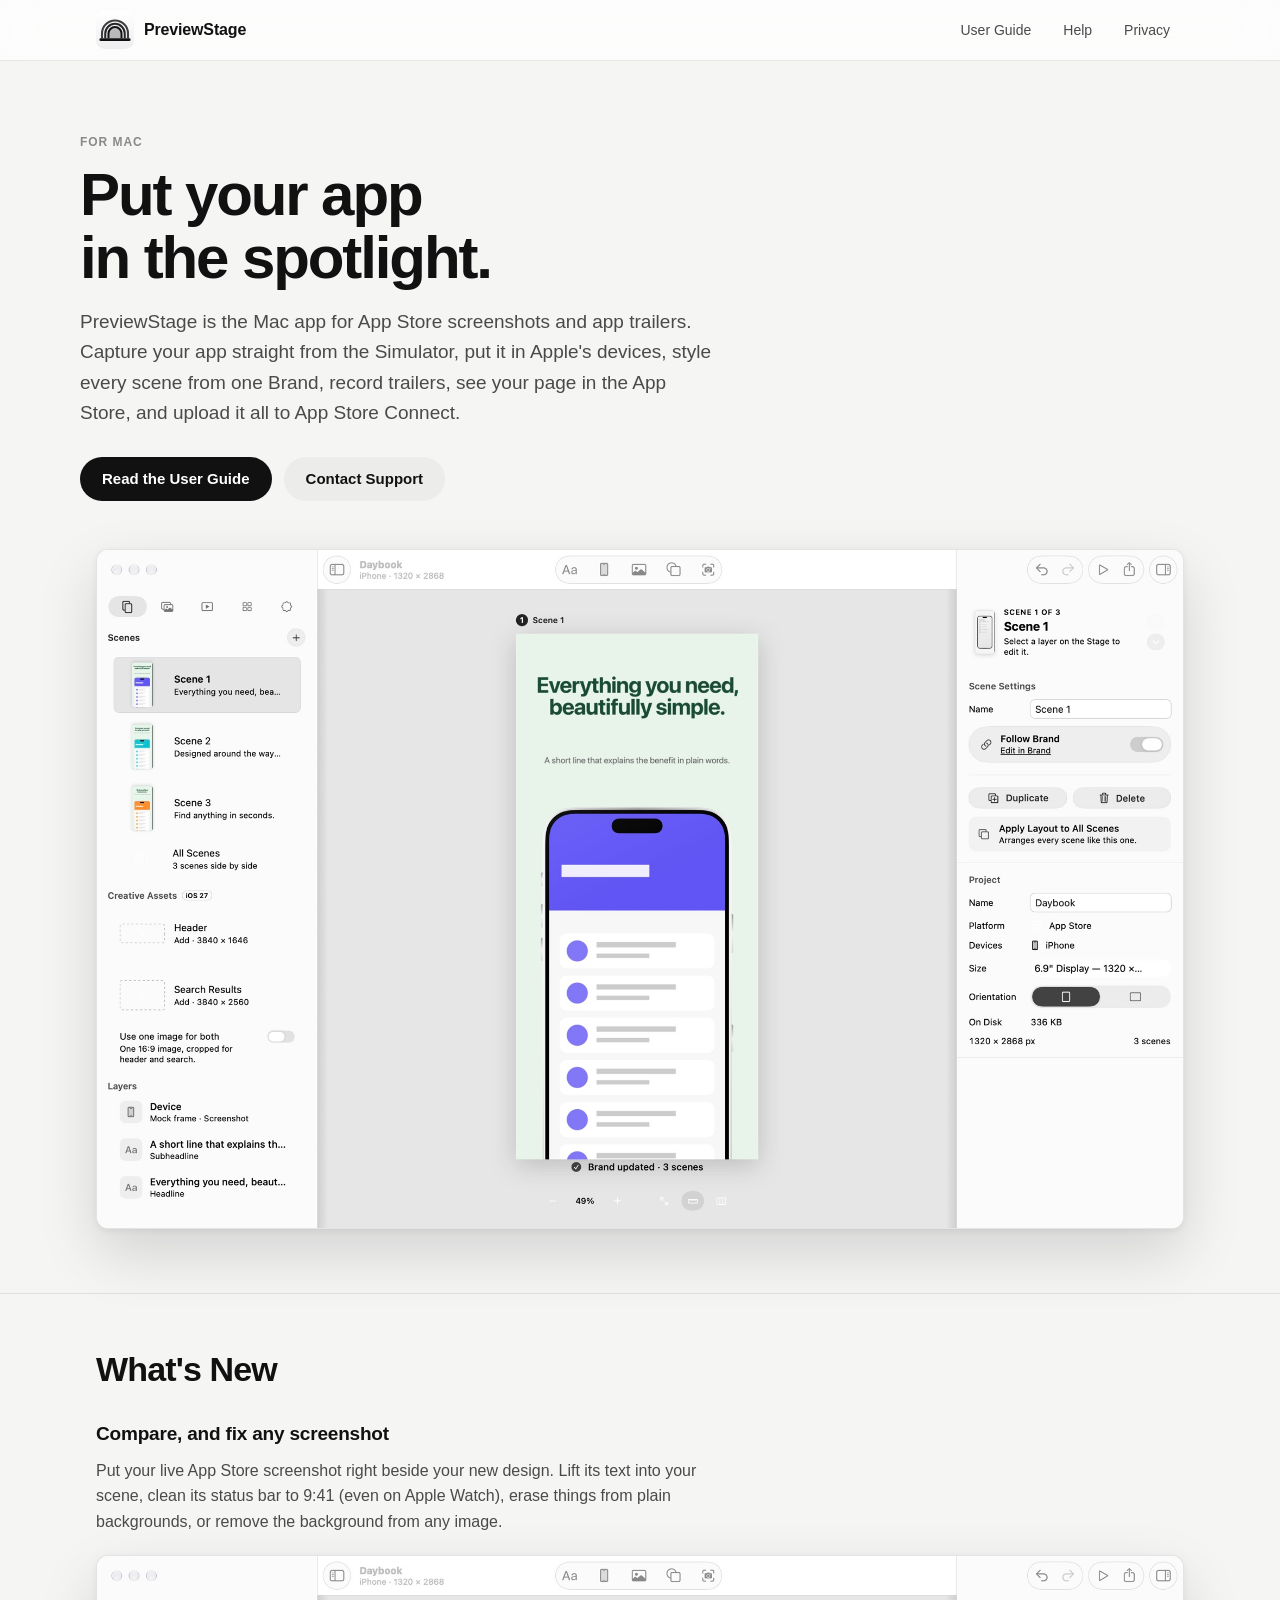
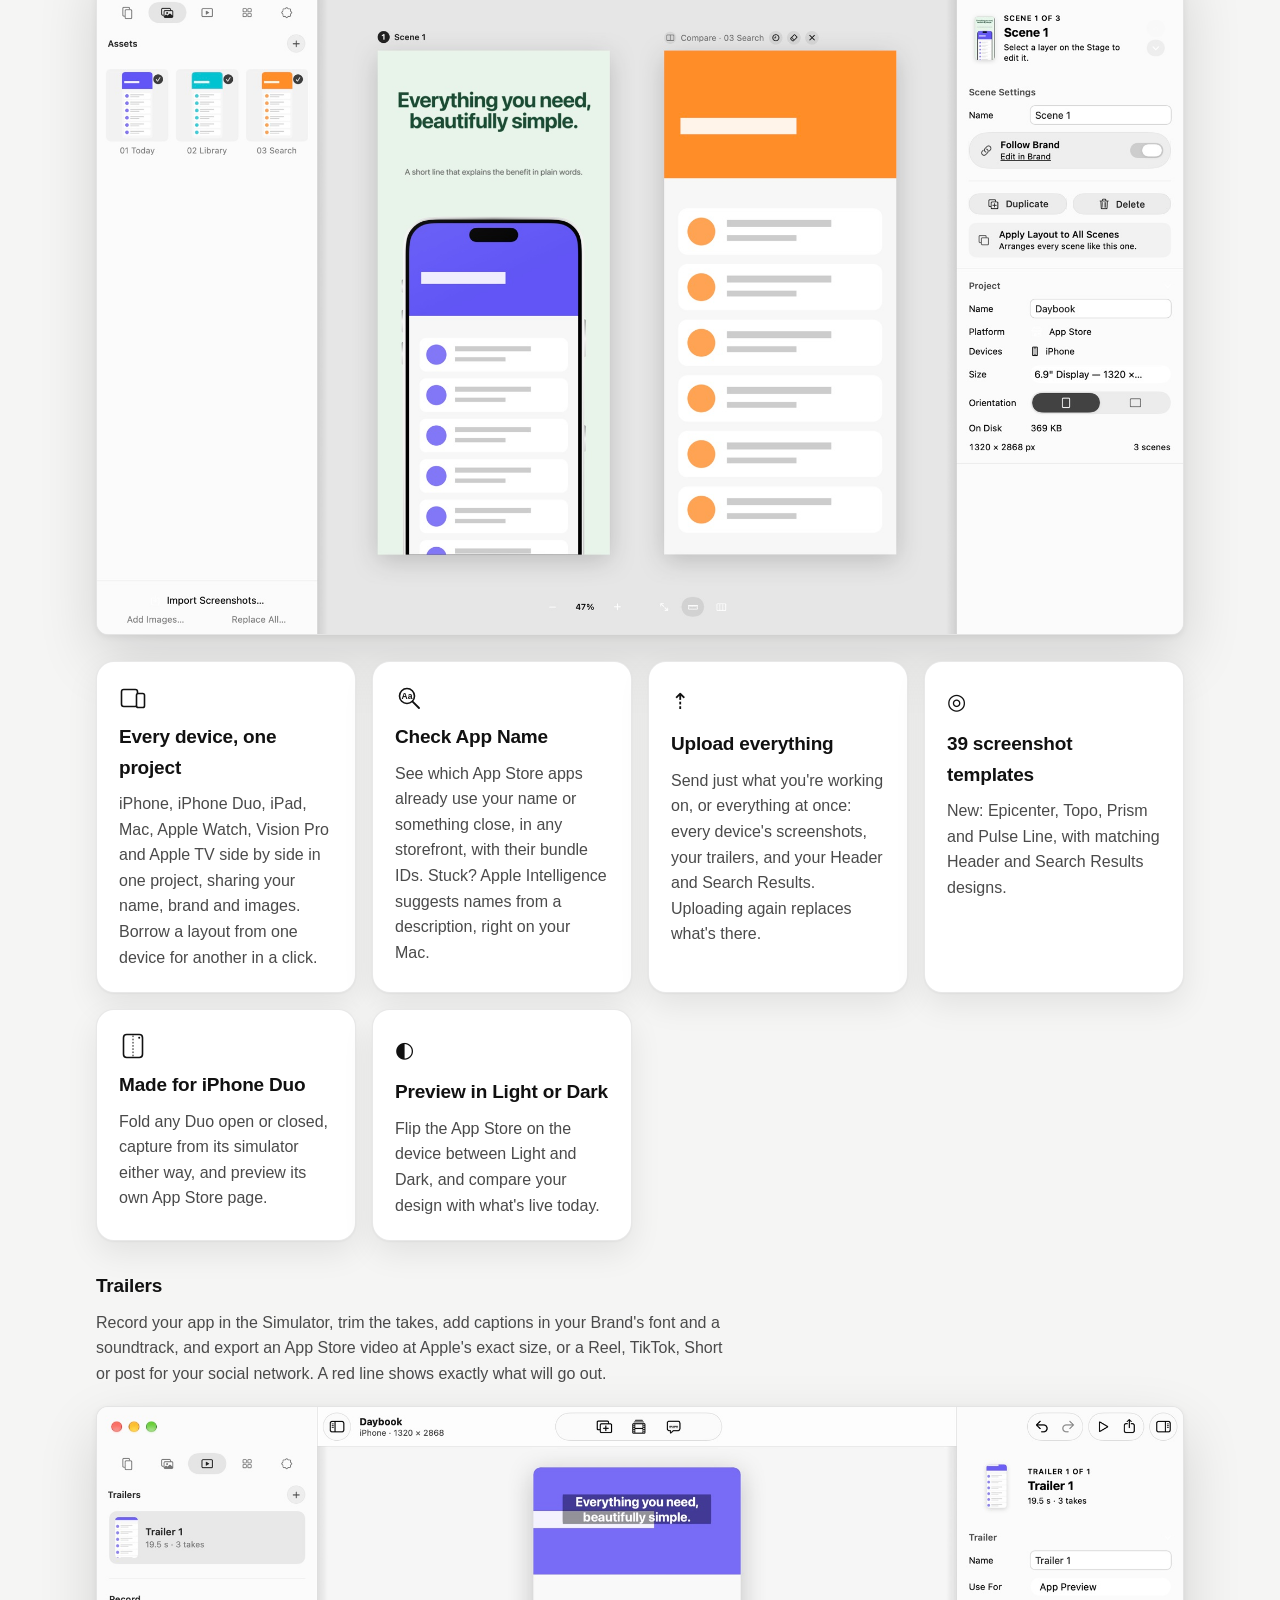
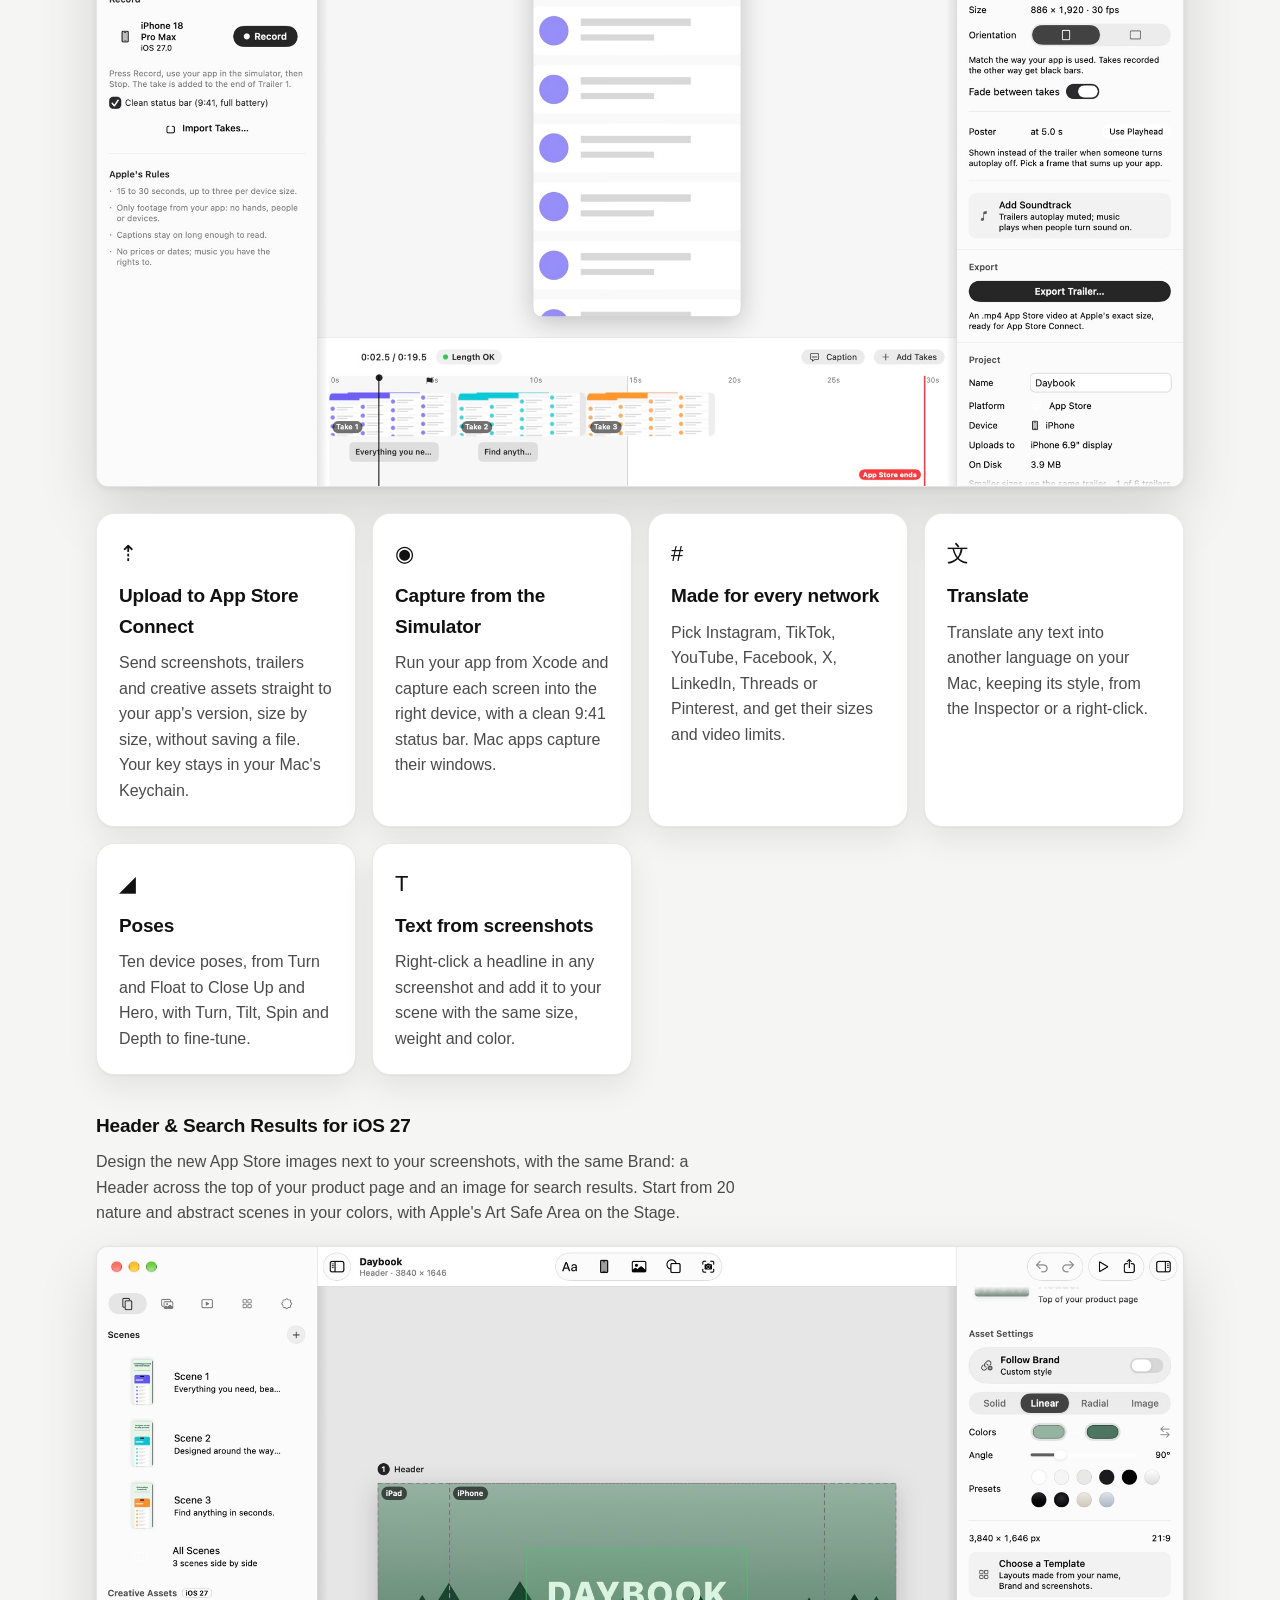
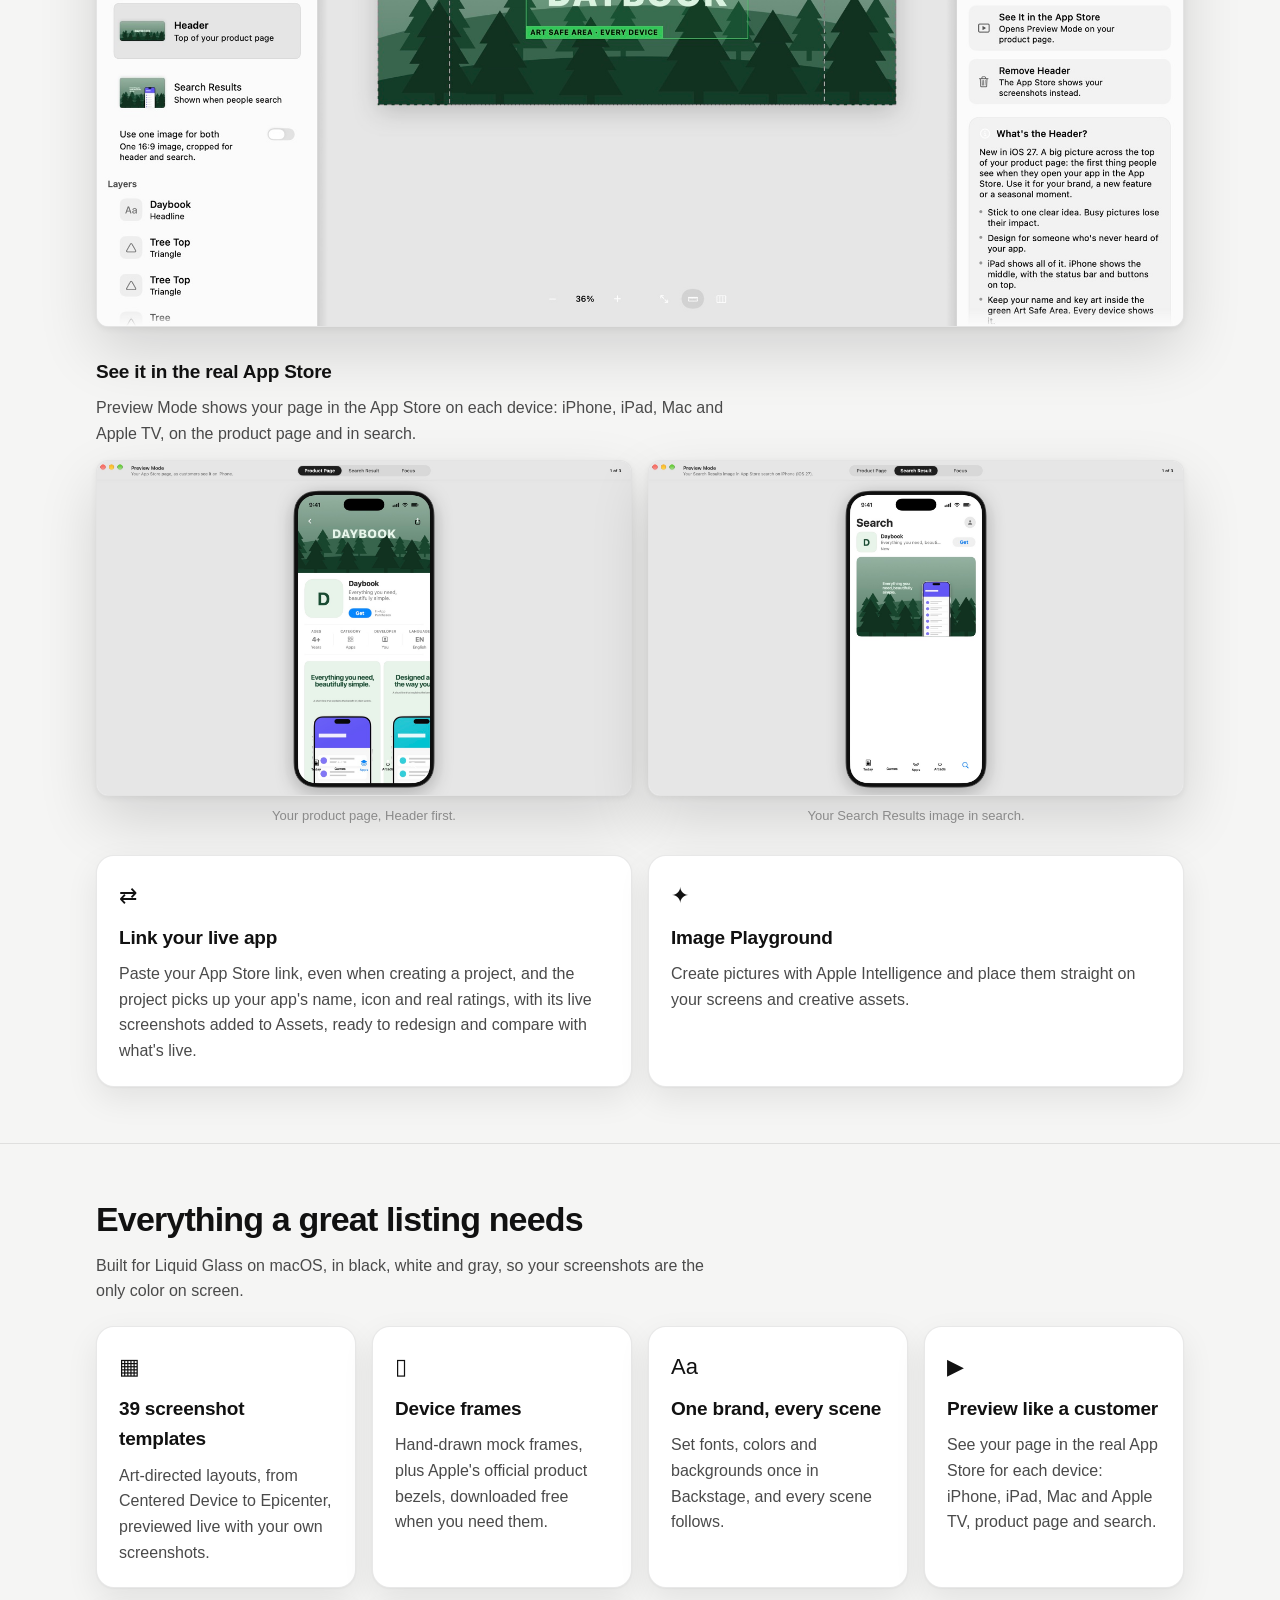
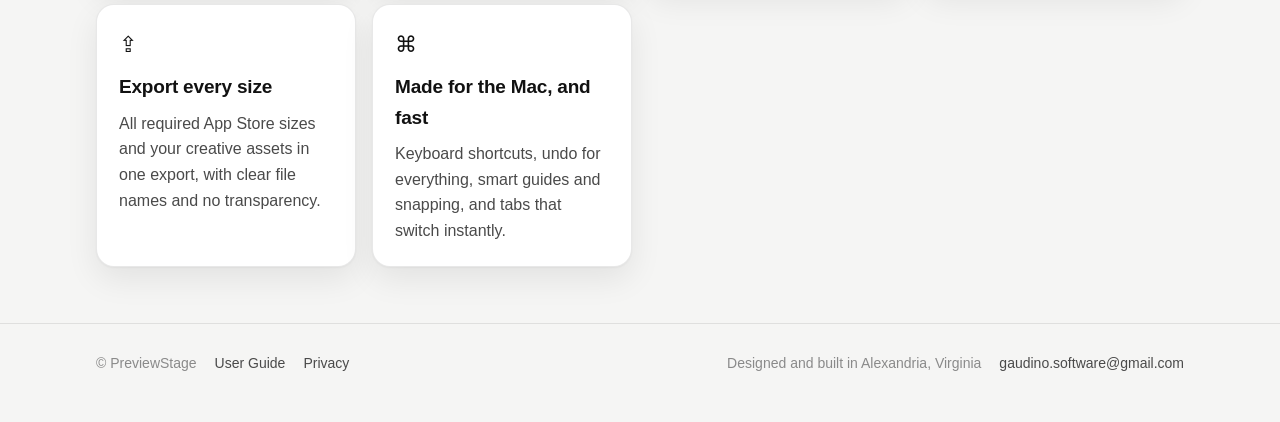
<file: index.html>
<!DOCTYPE html>
<html lang="en">
<head>
<meta charset="utf-8">
<meta name="viewport" content="width=device-width, initial-scale=1">
<title>PreviewStage · Put your app in the spotlight.</title>
<meta name="description" content="PreviewStage is the Mac app for App Store screenshots and app trailers: capture from the Simulator, Apple device frames, one Brand for every scene, an App Store preview, social media formats, and upload straight to App Store Connect.">
<link rel="icon" type="image/png" sizes="32x32" href="favicon-32.png?v=7">
<link rel="icon" type="image/png" sizes="192x192" href="favicon-192.png?v=7">
<link rel="shortcut icon" href="favicon.ico?v=7">
<link rel="apple-touch-icon" sizes="180x180" href="apple-touch-icon.png?v=7">
<link rel="stylesheet" href="style.css?v=10">
</head>
<body>
<header class="topbar">
  <div class="inner">
    <a class="brand" href="./"><img class="mark" src="icon.svg?v=6" alt="">PreviewStage</a>
    <nav>
      <a href="support.html">User Guide</a>
      <a href="support.html#faq">Help</a>
      <a href="privacy.html">Privacy</a>
    </nav>
  </div>
</header>

<main>
  <div class="wrap hero">
    <p class="eyebrow">For Mac</p>
    <h1>Put your app<br>in the spotlight.</h1>
    <p class="lede">PreviewStage is the Mac app for App Store screenshots and app trailers. Capture your app straight from the Simulator, put it in Apple's devices, style every scene from one Brand, record trailers, see your page in the App Store, and upload it all to App Store Connect.</p>
    <div class="actions">
      <a class="button" href="support.html">Read the User Guide</a>
      <a class="button secondary" href="mailto:gaudino.software@gmail.com">Contact Support</a>
    </div>
  </div>

  <div class="wrap">
    <figure class="figure hero-shot">
      <img width="2000" height="1250" class="shot window" src="images/editor.jpg?v=7" alt="The PreviewStage editor: Backstage, Stage and Inspector">
    </figure>
  </div>

  <section class="block">
    <div class="wrap">
      <h2>What's New</h2>

      <h3>Compare, and fix any screenshot</h3>
      <p style="max-width:640px">Put your live App Store screenshot right beside your new design. Lift its text into your scene, clean its status bar to 9:41 (even on Apple Watch), erase things from plain backgrounds, or remove the background from any image.</p>
      <figure class="figure"><img width="2000" height="1250" class="shot window" src="images/compare.jpg?v=7" alt="Compare in PreviewStage" loading="lazy"></figure>

      <div class="grid" style="margin-top:8px">
        <div class="card"><div class="icon"><svg viewBox="0 0 28 28" aria-hidden="true"><rect x="2.5" y="5.5" width="16" height="17" rx="2.2" fill="none" stroke="currentColor" stroke-width="1.6"/><rect x="17.5" y="9.5" width="8" height="14" rx="1.8" style="fill:var(--surface)" stroke="currentColor" stroke-width="1.6"/></svg></div><h3>Every device, one project</h3><p>iPhone, iPhone Duo, iPad, Mac, Apple Watch, Vision Pro and Apple TV side by side in one project, sharing your name, brand and images. Borrow a layout from one device for another in a click.</p></div>
        <div class="card"><div class="icon"><svg viewBox="0 0 28 28" aria-hidden="true"><circle cx="12" cy="12" r="7.5" fill="none" stroke="currentColor" stroke-width="1.6"/><line x1="17.6" y1="17.6" x2="24" y2="24" stroke="currentColor" stroke-width="1.9" stroke-linecap="round"/><text x="12" y="15.2" text-anchor="middle" font-size="8.5" font-weight="700" fill="currentColor" font-family="-apple-system, sans-serif">Aa</text></svg></div><h3>Check App Name</h3><p>See which App Store apps already use your name or something close, in any storefront, with their bundle IDs. Stuck? Apple Intelligence suggests names from a description, right on your Mac.</p></div>
        <div class="card"><div class="icon">⇡</div><h3>Upload everything</h3><p>Send just what you're working on, or everything at once: every device's screenshots, your trailers, and your Header and Search Results. Uploading again replaces what's there.</p></div>
        <div class="card"><div class="icon">◎</div><h3>39 screenshot templates</h3><p>New: Epicenter, Topo, Prism and Pulse Line, with matching Header and Search Results designs.</p></div>
        <div class="card"><div class="icon"><svg viewBox="0 0 28 28" aria-hidden="true"><rect x="4.5" y="2.5" width="19" height="23" rx="3.2" fill="none" stroke="currentColor" stroke-width="1.6"/><line x1="14" y1="3.5" x2="14" y2="24.5" stroke="currentColor" stroke-width="1" stroke-dasharray="1.6 1.6"/><circle cx="20.2" cy="5.8" r="1" fill="currentColor"/></svg></div><h3>Made for iPhone Duo</h3><p>Fold any Duo open or closed, capture from its simulator either way, and preview its own App Store page.</p></div>
        <div class="card"><div class="icon">◐</div><h3>Preview in Light or Dark</h3><p>Flip the App Store on the device between Light and Dark, and compare your design with what's live today.</p></div>
      </div>


      <h3>Trailers</h3>
      <p style="max-width:640px">Record your app in the Simulator, trim the takes, add captions in your Brand's font and a soundtrack, and export an App Store video at Apple's exact size, or a Reel, TikTok, Short or post for your social network. A red line shows exactly what will go out.</p>
      <figure class="figure"><img width="2000" height="1250" class="shot window" src="images/trailers.jpg?v=7" alt="A trailer in PreviewStage, with its takes and captions on the timeline" loading="lazy"></figure>

      <div class="grid" style="margin-top:8px">
        <div class="card"><div class="icon">⇡</div><h3>Upload to App Store Connect</h3><p>Send screenshots, trailers and creative assets straight to your app's version, size by size, without saving a file. Your key stays in your Mac's Keychain.</p></div>
        <div class="card"><div class="icon">◉</div><h3>Capture from the Simulator</h3><p>Run your app from Xcode and capture each screen into the right device, with a clean 9:41 status bar. Mac apps capture their windows.</p></div>
        <div class="card"><div class="icon">#</div><h3>Made for every network</h3><p>Pick Instagram, TikTok, YouTube, Facebook, X, LinkedIn, Threads or Pinterest, and get their sizes and video limits.</p></div>
        <div class="card"><div class="icon">文</div><h3>Translate</h3><p>Translate any text into another language on your Mac, keeping its style, from the Inspector or a right-click.</p></div>
        <div class="card"><div class="icon">◢</div><h3>Poses</h3><p>Ten device poses, from Turn and Float to Close Up and Hero, with Turn, Tilt, Spin and Depth to fine-tune.</p></div>
        <div class="card"><div class="icon">T</div><h3>Text from screenshots</h3><p>Right-click a headline in any screenshot and add it to your scene with the same size, weight and color.</p></div>
      </div>

      <h3 style="margin-top:36px">Header &amp; Search Results for iOS 27</h3>
      <p style="max-width:640px">Design the new App Store images next to your screenshots, with the same Brand: a Header across the top of your product page and an image for search results. Start from 20 nature and abstract scenes in your colors, with Apple's Art Safe Area on the Stage.</p>
      <figure class="figure"><img width="2000" height="1250" class="shot window" src="images/creative-header.jpg?v=7" alt="A Header image open in PreviewStage" loading="lazy"></figure>

      <h3>See it in the real App Store</h3>
      <p style="max-width:640px">Preview Mode shows your page in the App Store on each device: iPhone, iPad, Mac and Apple TV, on the product page and in search.</p>
      <div class="grid" style="margin-top:8px">
        <figure class="figure" style="margin:0"><img width="2000" height="1250" class="shot window" src="images/preview.jpg?v=7" alt="Preview Mode: the product page on iPhone" loading="lazy"><figcaption>Your product page, Header first.</figcaption></figure>
        <figure class="figure" style="margin:0"><img width="2000" height="1250" class="shot window" src="images/preview-search.jpg?v=7" alt="Preview Mode: App Store search on iPhone" loading="lazy"><figcaption>Your Search Results image in search.</figcaption></figure>
      </div>

      <div class="grid" style="margin-top:28px">
        <div class="card"><div class="icon">⇄</div><h3>Link your live app</h3><p>Paste your App Store link, even when creating a project, and the project picks up your app's name, icon and real ratings, with its live screenshots added to Assets, ready to redesign and compare with what's live.</p></div>
        <div class="card"><div class="icon">✦</div><h3>Image Playground</h3><p>Create pictures with Apple Intelligence and place them straight on your screens and creative assets.</p></div>
      </div>
    </div>
  </section>

  <section class="block">
    <div class="wrap">
      <h2>Everything a great listing needs</h2>
      <p style="max-width:640px">Built for Liquid Glass on macOS, in black, white and gray, so your screenshots are the only color on screen.</p>
      <div class="grid" style="margin-top:22px">
        <div class="card"><div class="icon">▦</div><h3>39 screenshot templates</h3><p>Art-directed layouts, from Centered Device to Epicenter, previewed live with your own screenshots.</p></div>
        <div class="card"><div class="icon">▯</div><h3>Device frames</h3><p>Hand-drawn mock frames, plus Apple's official product bezels, downloaded free when you need them.</p></div>
        <div class="card"><div class="icon">Aa</div><h3>One brand, every scene</h3><p>Set fonts, colors and backgrounds once in Backstage, and every scene follows.</p></div>
        <div class="card"><div class="icon">▶</div><h3>Preview like a customer</h3><p>See your page in the real App Store for each device: iPhone, iPad, Mac and Apple TV, product page and search.</p></div>
        <div class="card"><div class="icon">⇪</div><h3>Export every size</h3><p>All required App Store sizes and your creative assets in one export, with clear file names and no transparency.</p></div>
        <div class="card"><div class="icon">⌘</div><h3>Made for the Mac, and fast</h3><p>Keyboard shortcuts, undo for everything, smart guides and snapping, and tabs that switch instantly.</p></div>
      </div>
    </div>
  </section>

</main>

<footer class="site">
  <div class="wrap">
    <span>© PreviewStage</span>
    <a href="support.html">User Guide</a>
    <a href="privacy.html">Privacy</a>
    <span class="made spacer">Designed and built in Alexandria, Virginia</span>
    <a href="mailto:gaudino.software@gmail.com">gaudino.software@gmail.com</a>
  </div>
</footer>
</body>
</html>
</file>
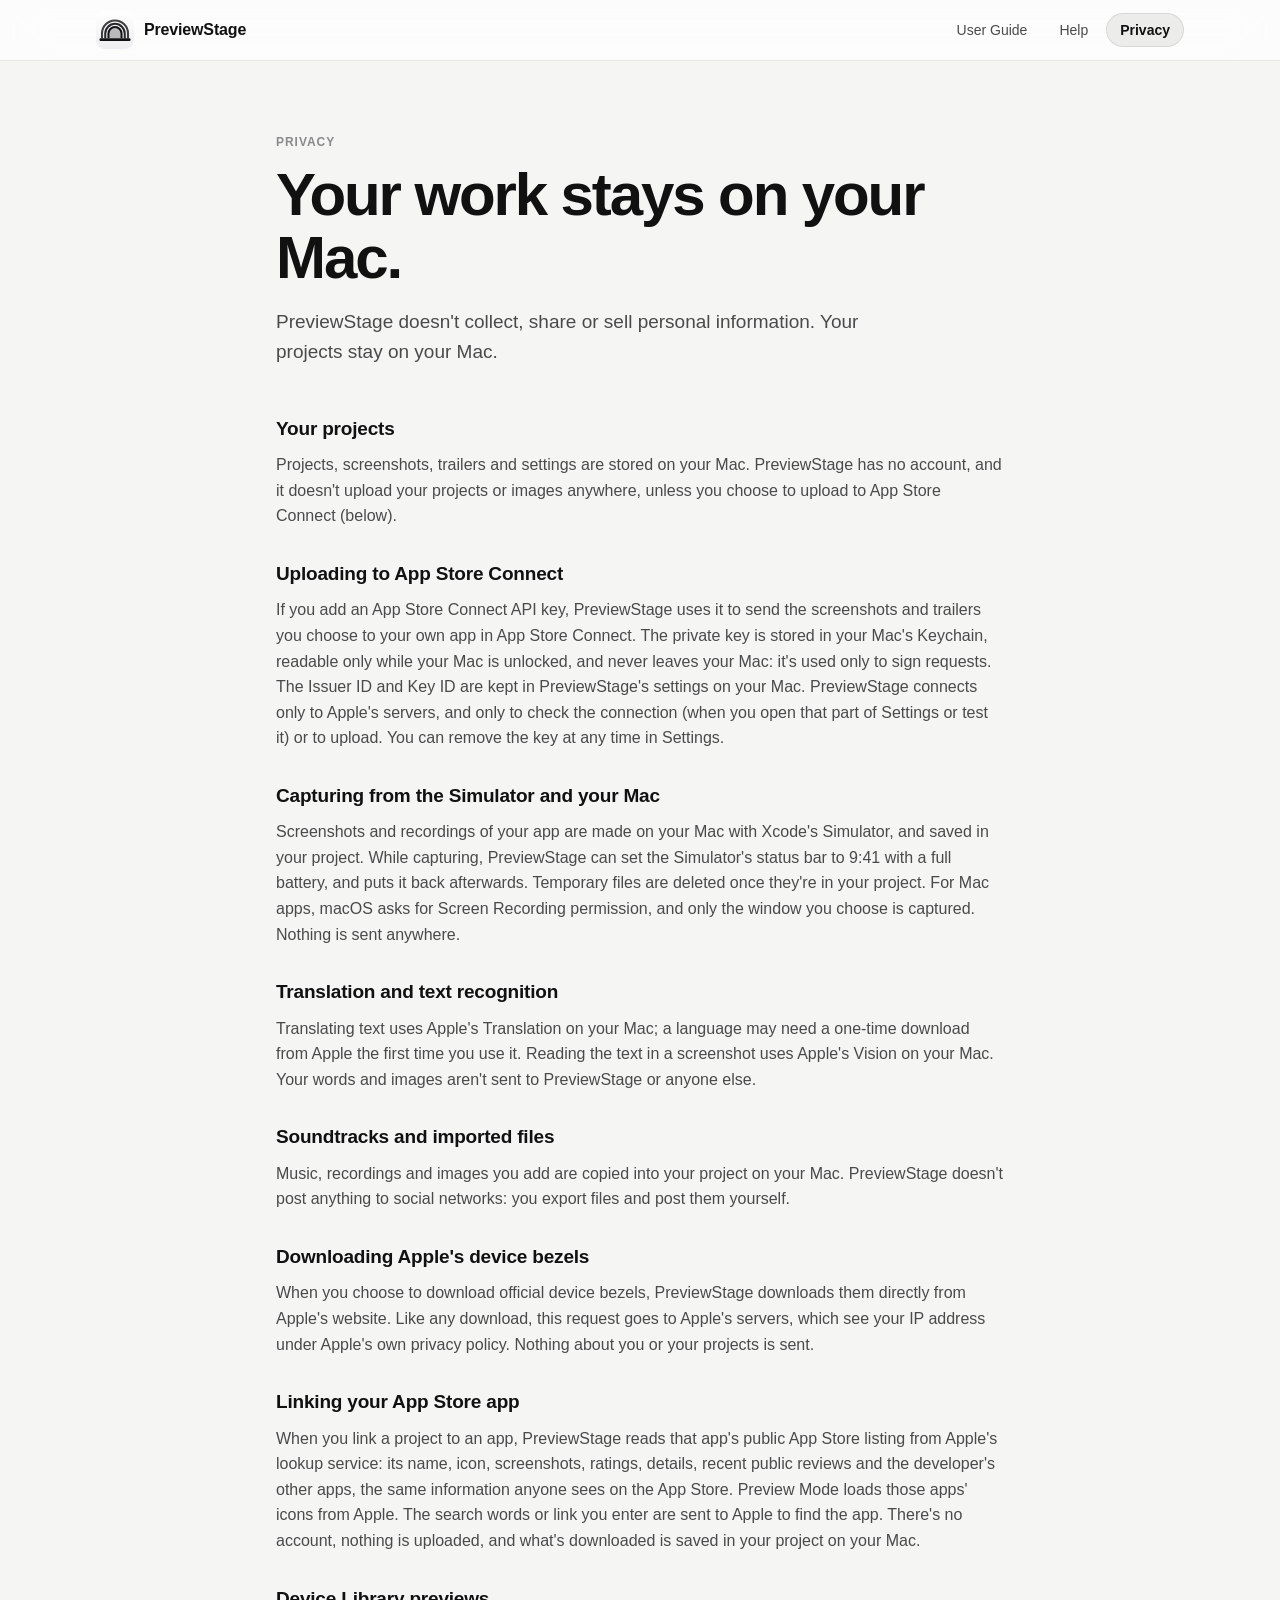
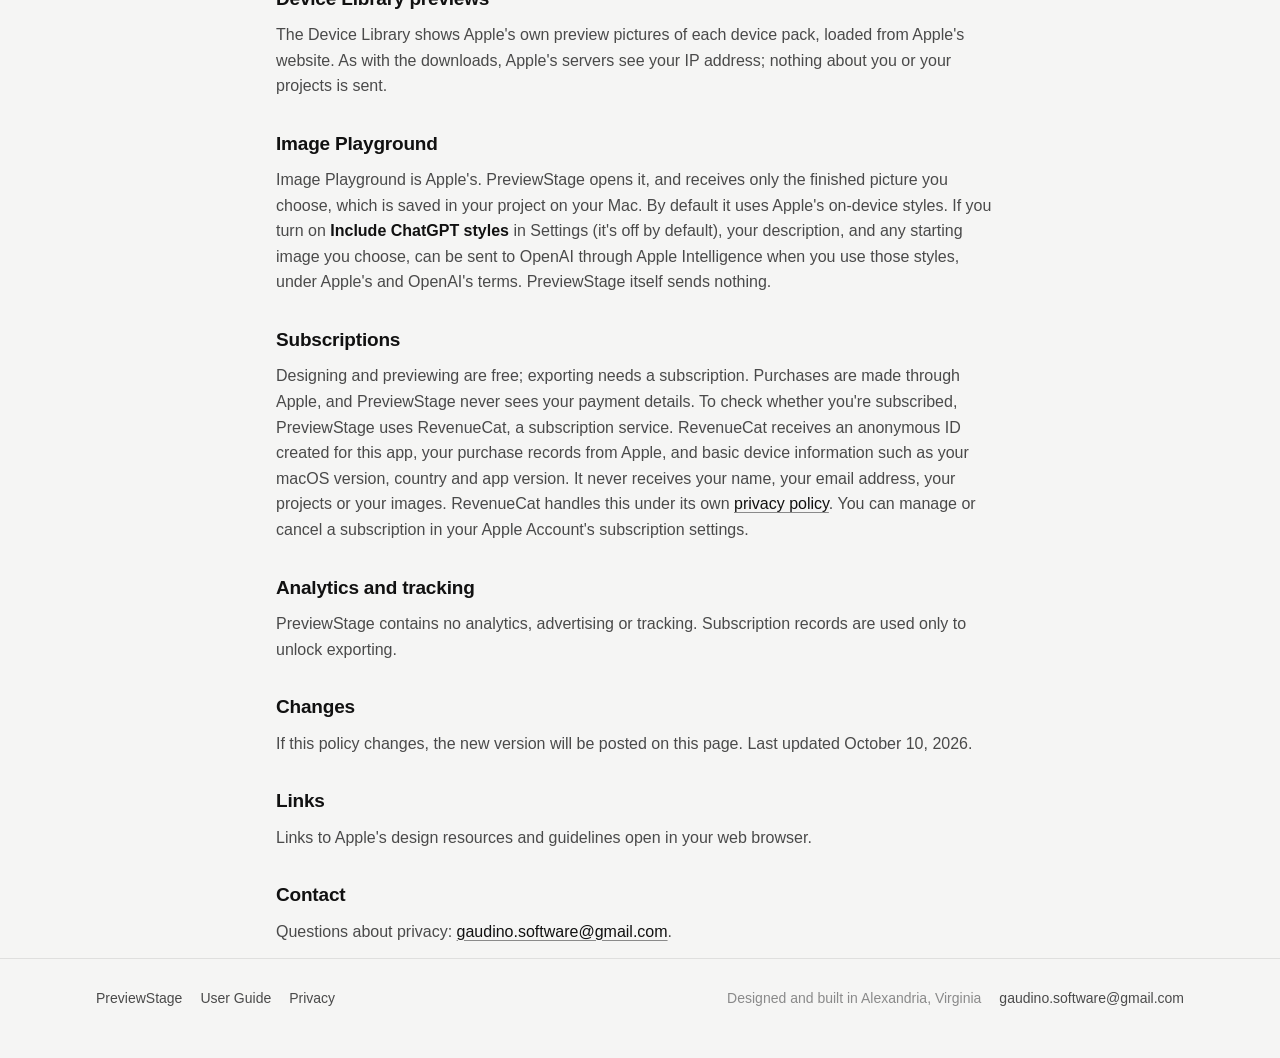
<file: privacy.html>
<!DOCTYPE html>
<html lang="en">
<head>
<meta charset="utf-8">
<meta name="viewport" content="width=device-width, initial-scale=1">
<title>PreviewStage Privacy</title>
<meta name="description" content="PreviewStage's privacy policy.">
<link rel="icon" type="image/png" sizes="32x32" href="favicon-32.png?v=7">
<link rel="icon" type="image/png" sizes="192x192" href="favicon-192.png?v=7">
<link rel="shortcut icon" href="favicon.ico?v=7">
<link rel="apple-touch-icon" sizes="180x180" href="apple-touch-icon.png?v=7">
<link rel="stylesheet" href="style.css?v=10">
</head>
<body>
<header class="topbar">
  <div class="inner">
    <a class="brand" href="./"><img class="mark" src="icon.svg?v=6" alt="">PreviewStage</a>
    <nav>
      <a href="support.html">User Guide</a>
      <a href="support.html#faq">Help</a>
      <a href="privacy.html" aria-current="page">Privacy</a>
    </nav>
  </div>
</header>

<main class="wrap" style="max-width:760px">
  <div class="hero" style="padding-bottom:16px">
    <p class="eyebrow">Privacy</p>
    <h1>Your work stays on your Mac.</h1>
    <p class="lede">PreviewStage doesn't collect, share or sell personal information. Your projects stay on your Mac.</p>
  </div>

  <h3>Your projects</h3>
  <p>Projects, screenshots, trailers and settings are stored on your Mac. PreviewStage has no account, and it doesn't upload your projects or images anywhere, unless you choose to upload to App Store Connect (below).</p>

  <h3>Uploading to App Store Connect</h3>
  <p>If you add an App Store Connect API key, PreviewStage uses it to send the screenshots and trailers you choose to your own app in App Store Connect. The private key is stored in your Mac's Keychain, readable only while your Mac is unlocked, and never leaves your Mac: it's used only to sign requests. The Issuer ID and Key ID are kept in PreviewStage's settings on your Mac. PreviewStage connects only to Apple's servers, and only to check the connection (when you open that part of Settings or test it) or to upload. You can remove the key at any time in Settings.</p>

  <h3>Capturing from the Simulator and your Mac</h3>
  <p>Screenshots and recordings of your app are made on your Mac with Xcode's Simulator, and saved in your project. While capturing, PreviewStage can set the Simulator's status bar to 9:41 with a full battery, and puts it back afterwards. Temporary files are deleted once they're in your project. For Mac apps, macOS asks for Screen Recording permission, and only the window you choose is captured. Nothing is sent anywhere.</p>

  <h3>Translation and text recognition</h3>
  <p>Translating text uses Apple's Translation on your Mac; a language may need a one-time download from Apple the first time you use it. Reading the text in a screenshot uses Apple's Vision on your Mac. Your words and images aren't sent to PreviewStage or anyone else.</p>

  <h3>Soundtracks and imported files</h3>
  <p>Music, recordings and images you add are copied into your project on your Mac. PreviewStage doesn't post anything to social networks: you export files and post them yourself.</p>

  <h3>Downloading Apple's device bezels</h3>
  <p>When you choose to download official device bezels, PreviewStage downloads them directly from Apple's website. Like any download, this request goes to Apple's servers, which see your IP address under Apple's own privacy policy. Nothing about you or your projects is sent.</p>

  <h3>Linking your App Store app</h3>
  <p>When you link a project to an app, PreviewStage reads that app's public App Store listing from Apple's lookup service: its name, icon, screenshots, ratings, details, recent public reviews and the developer's other apps, the same information anyone sees on the App Store. Preview Mode loads those apps' icons from Apple. The search words or link you enter are sent to Apple to find the app. There's no account, nothing is uploaded, and what's downloaded is saved in your project on your Mac.</p>

  <h3>Device Library previews</h3>
  <p>The Device Library shows Apple's own preview pictures of each device pack, loaded from Apple's website. As with the downloads, Apple's servers see your IP address; nothing about you or your projects is sent.</p>

  <h3>Image Playground</h3>
  <p>Image Playground is Apple's. PreviewStage opens it, and receives only the finished picture you choose, which is saved in your project on your Mac. By default it uses Apple's on-device styles. If you turn on <strong>Include ChatGPT styles</strong> in Settings (it's off by default), your description, and any starting image you choose, can be sent to OpenAI through Apple Intelligence when you use those styles, under Apple's and OpenAI's terms. PreviewStage itself sends nothing.</p>

  <h3>Subscriptions</h3>
  <p>Designing and previewing are free; exporting needs a subscription. Purchases are made through Apple, and PreviewStage never sees your payment details. To check whether you're subscribed, PreviewStage uses RevenueCat, a subscription service. RevenueCat receives an anonymous ID created for this app, your purchase records from Apple, and basic device information such as your macOS version, country and app version. It never receives your name, your email address, your projects or your images. RevenueCat handles this under its own <a href="https://www.revenuecat.com/privacy">privacy policy</a>. You can manage or cancel a subscription in your Apple Account's subscription settings.</p>

  <h3>Analytics and tracking</h3>
  <p>PreviewStage contains no analytics, advertising or tracking. Subscription records are used only to unlock exporting.</p>

  <h3>Changes</h3>
  <p>If this policy changes, the new version will be posted on this page. Last updated October 10, 2026.</p>

  <h3>Links</h3>
  <p>Links to Apple's design resources and guidelines open in your web browser.</p>

  <h3>Contact</h3>
  <p>Questions about privacy: <a href="mailto:gaudino.software@gmail.com">gaudino.software@gmail.com</a>.</p>
</main>

<footer class="site">
  <div class="wrap">
    <a href="./">PreviewStage</a>
    <a href="support.html">User Guide</a>
    <a href="privacy.html">Privacy</a>
    <span class="made spacer">Designed and built in Alexandria, Virginia</span>
    <a href="mailto:gaudino.software@gmail.com">gaudino.software@gmail.com</a>
  </div>
</footer>
</body>
</html>
</file>
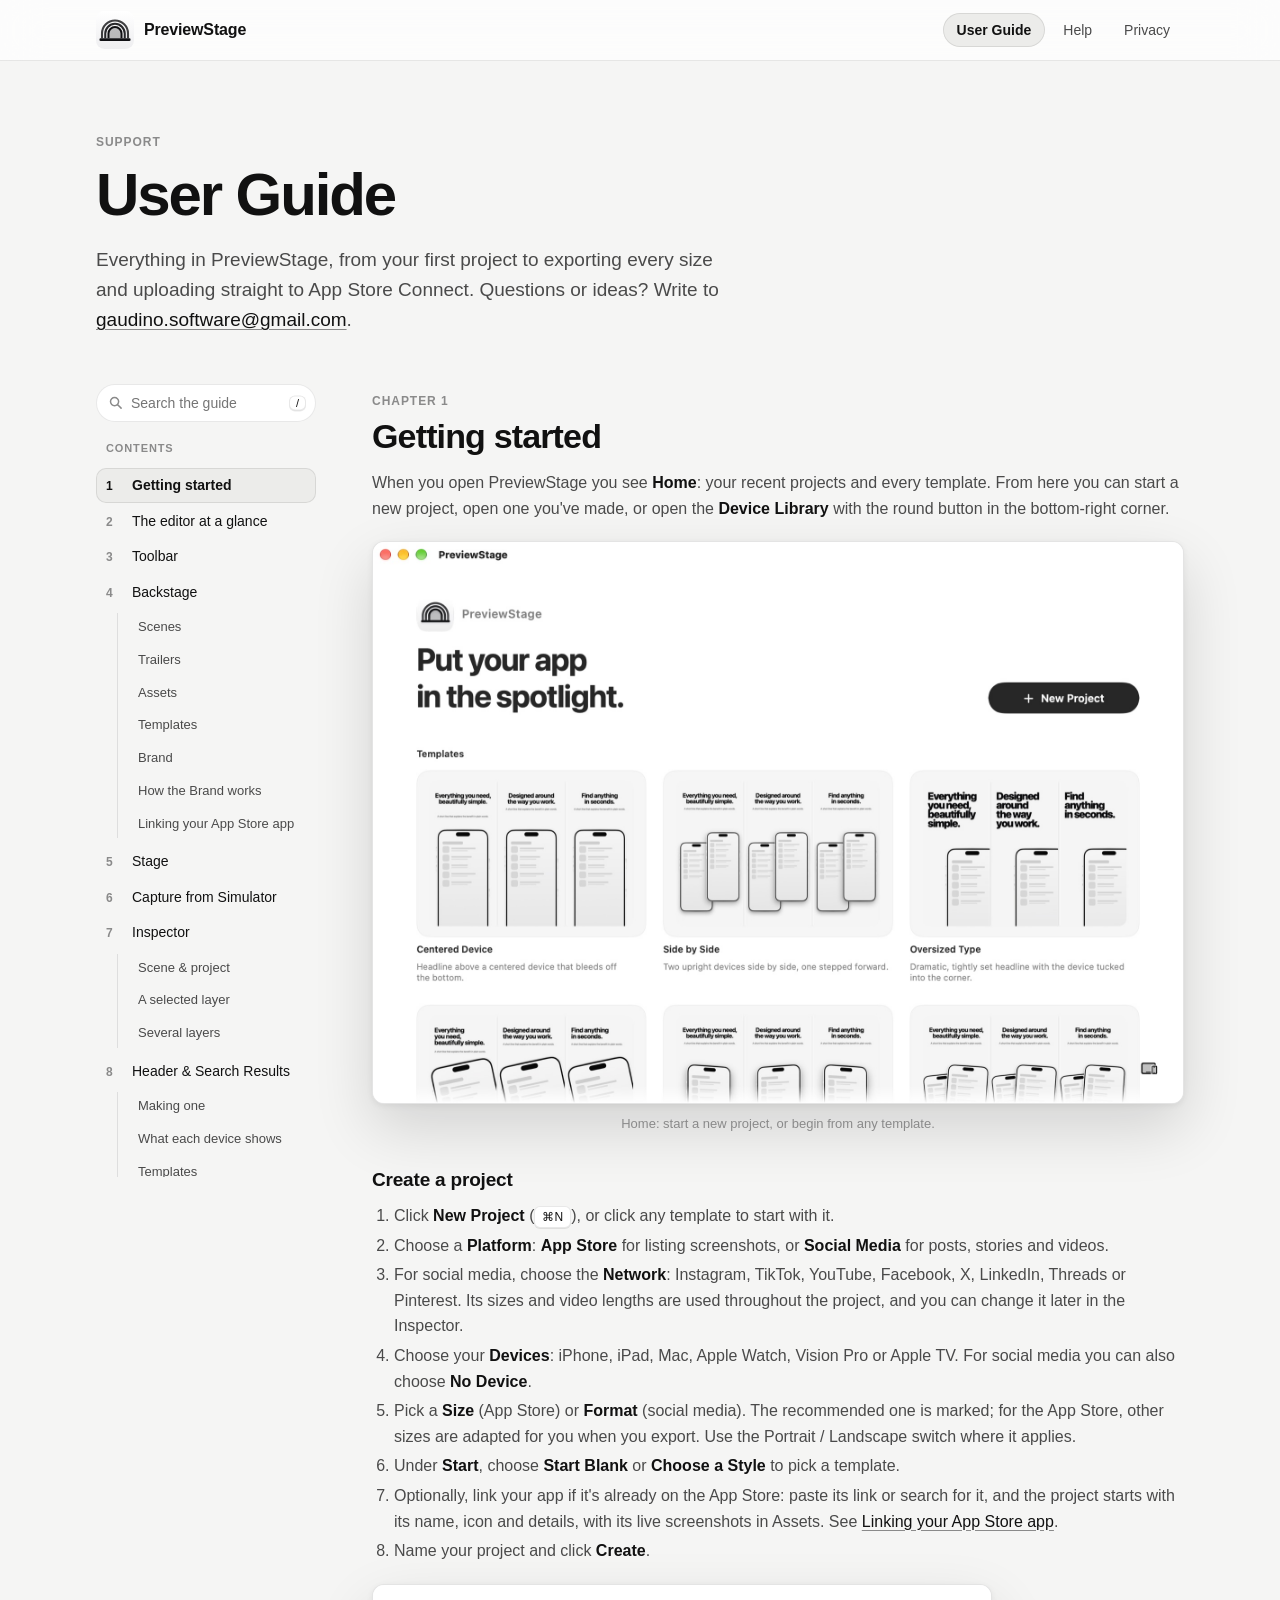
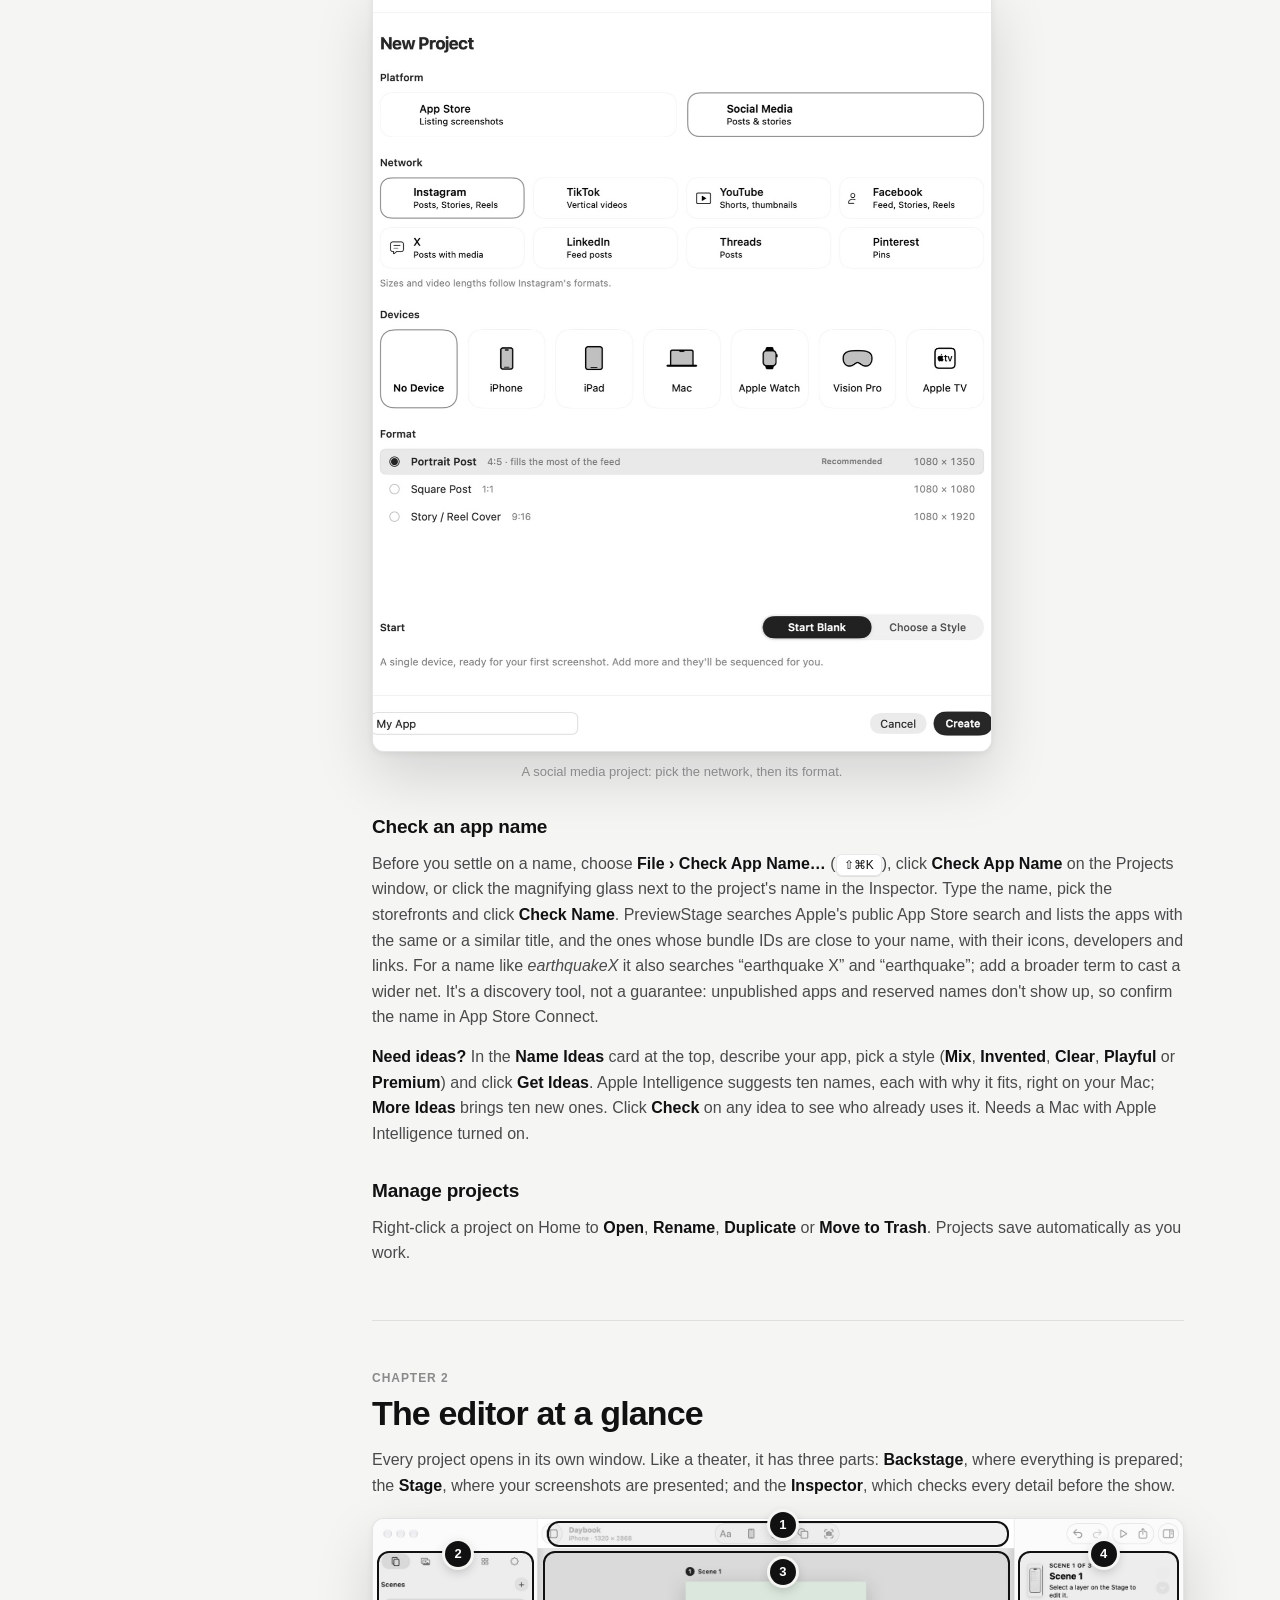
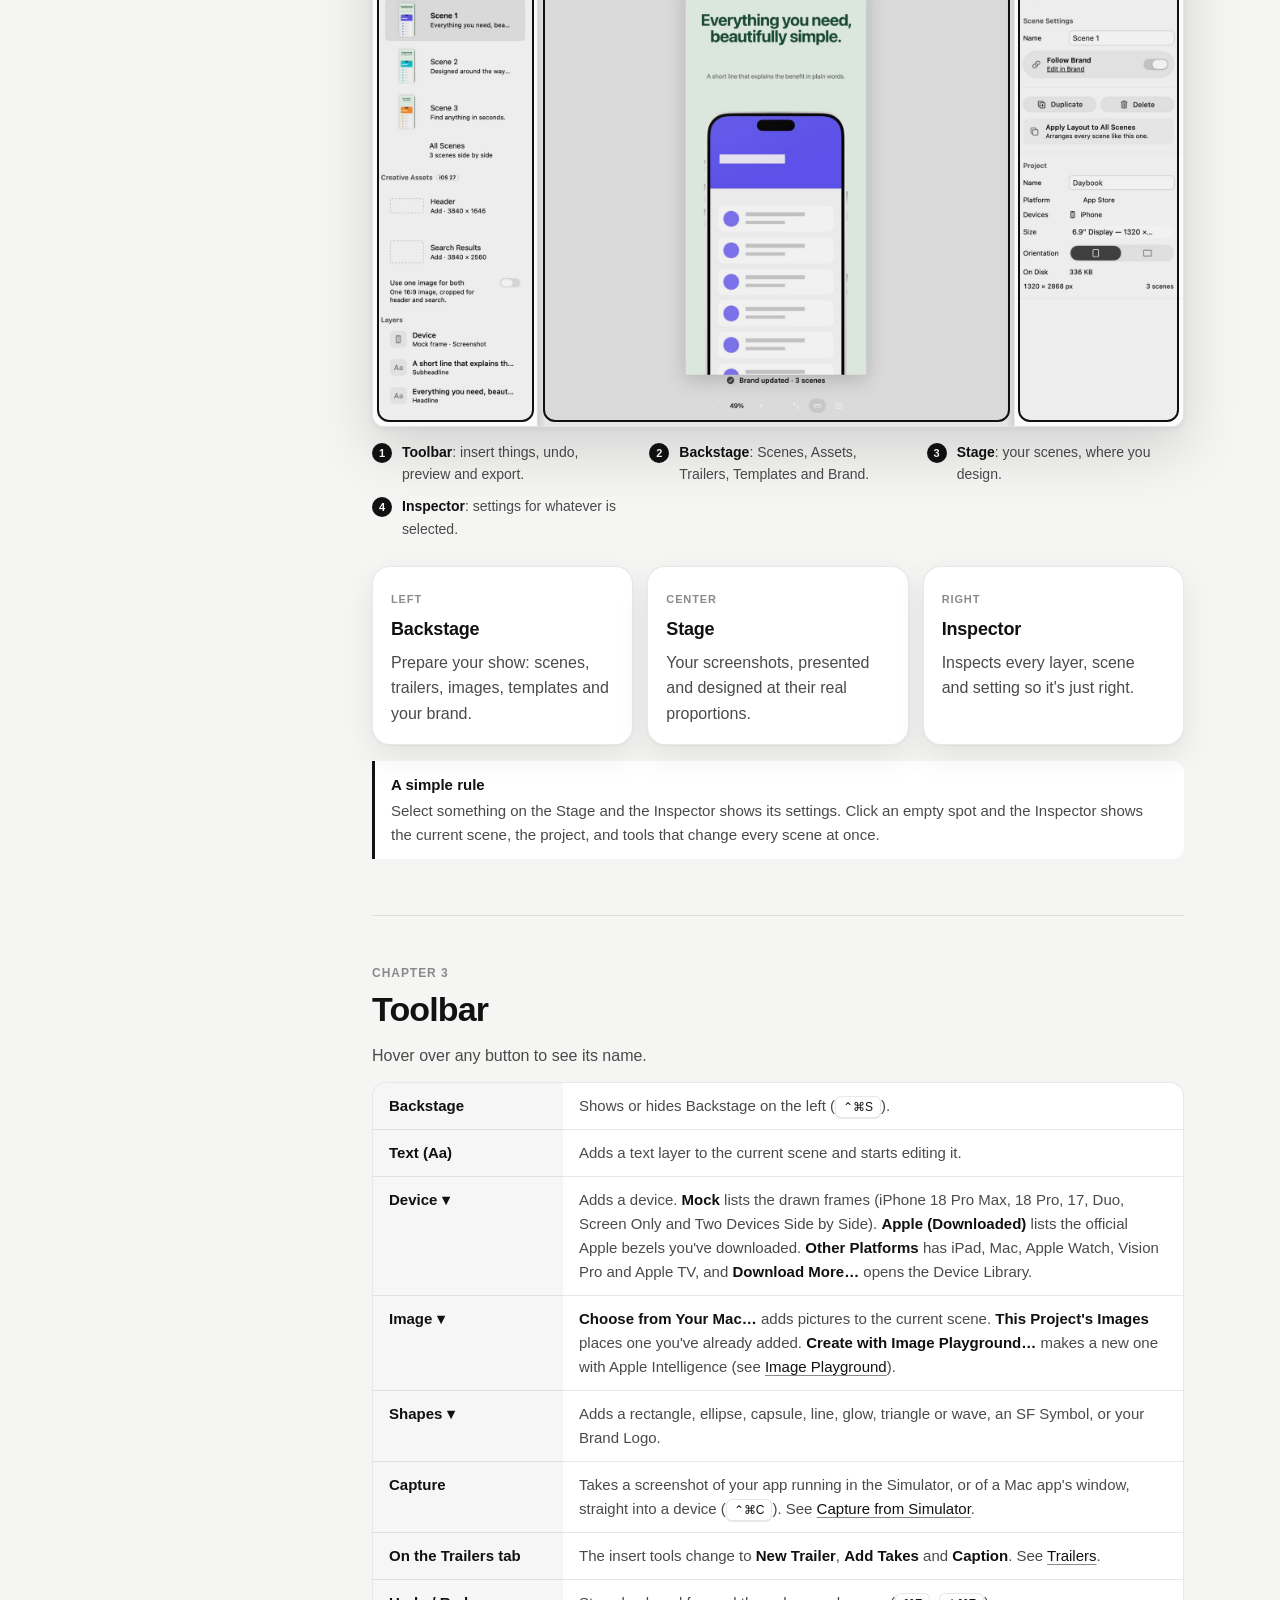
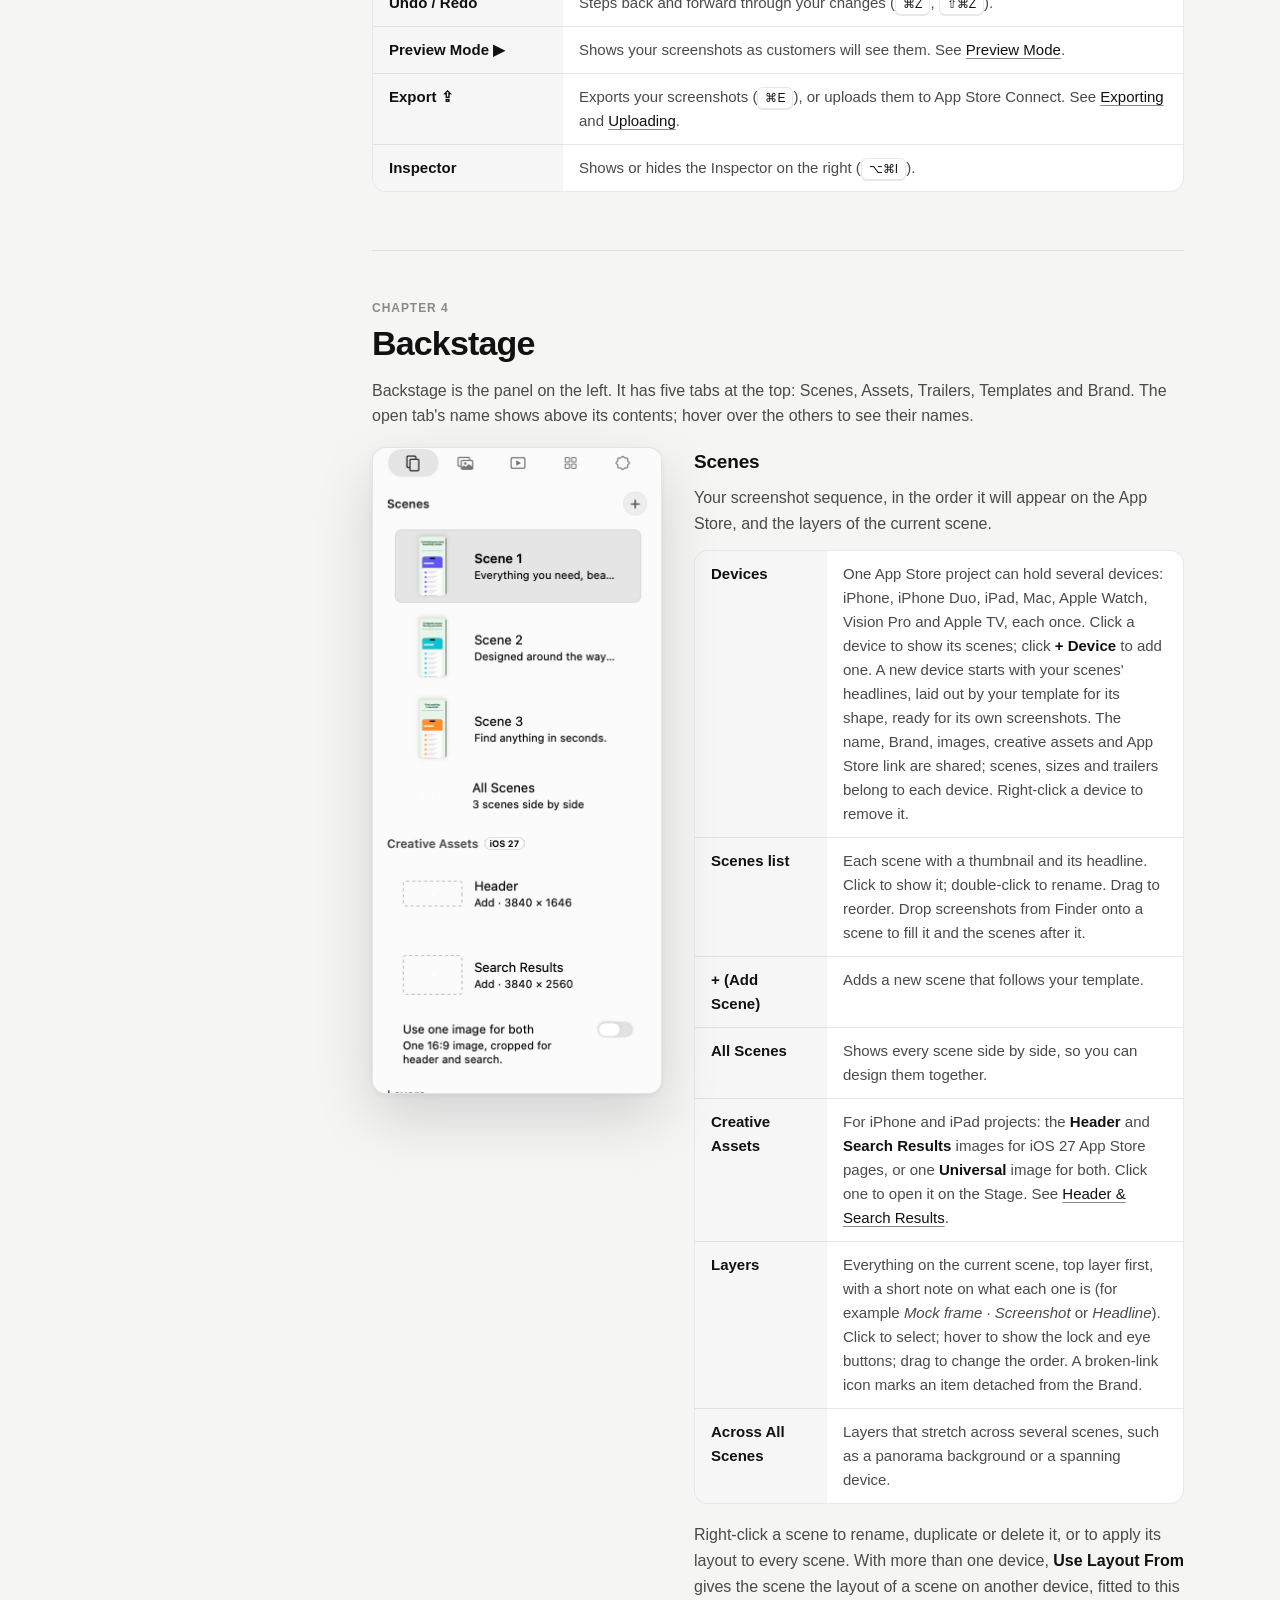
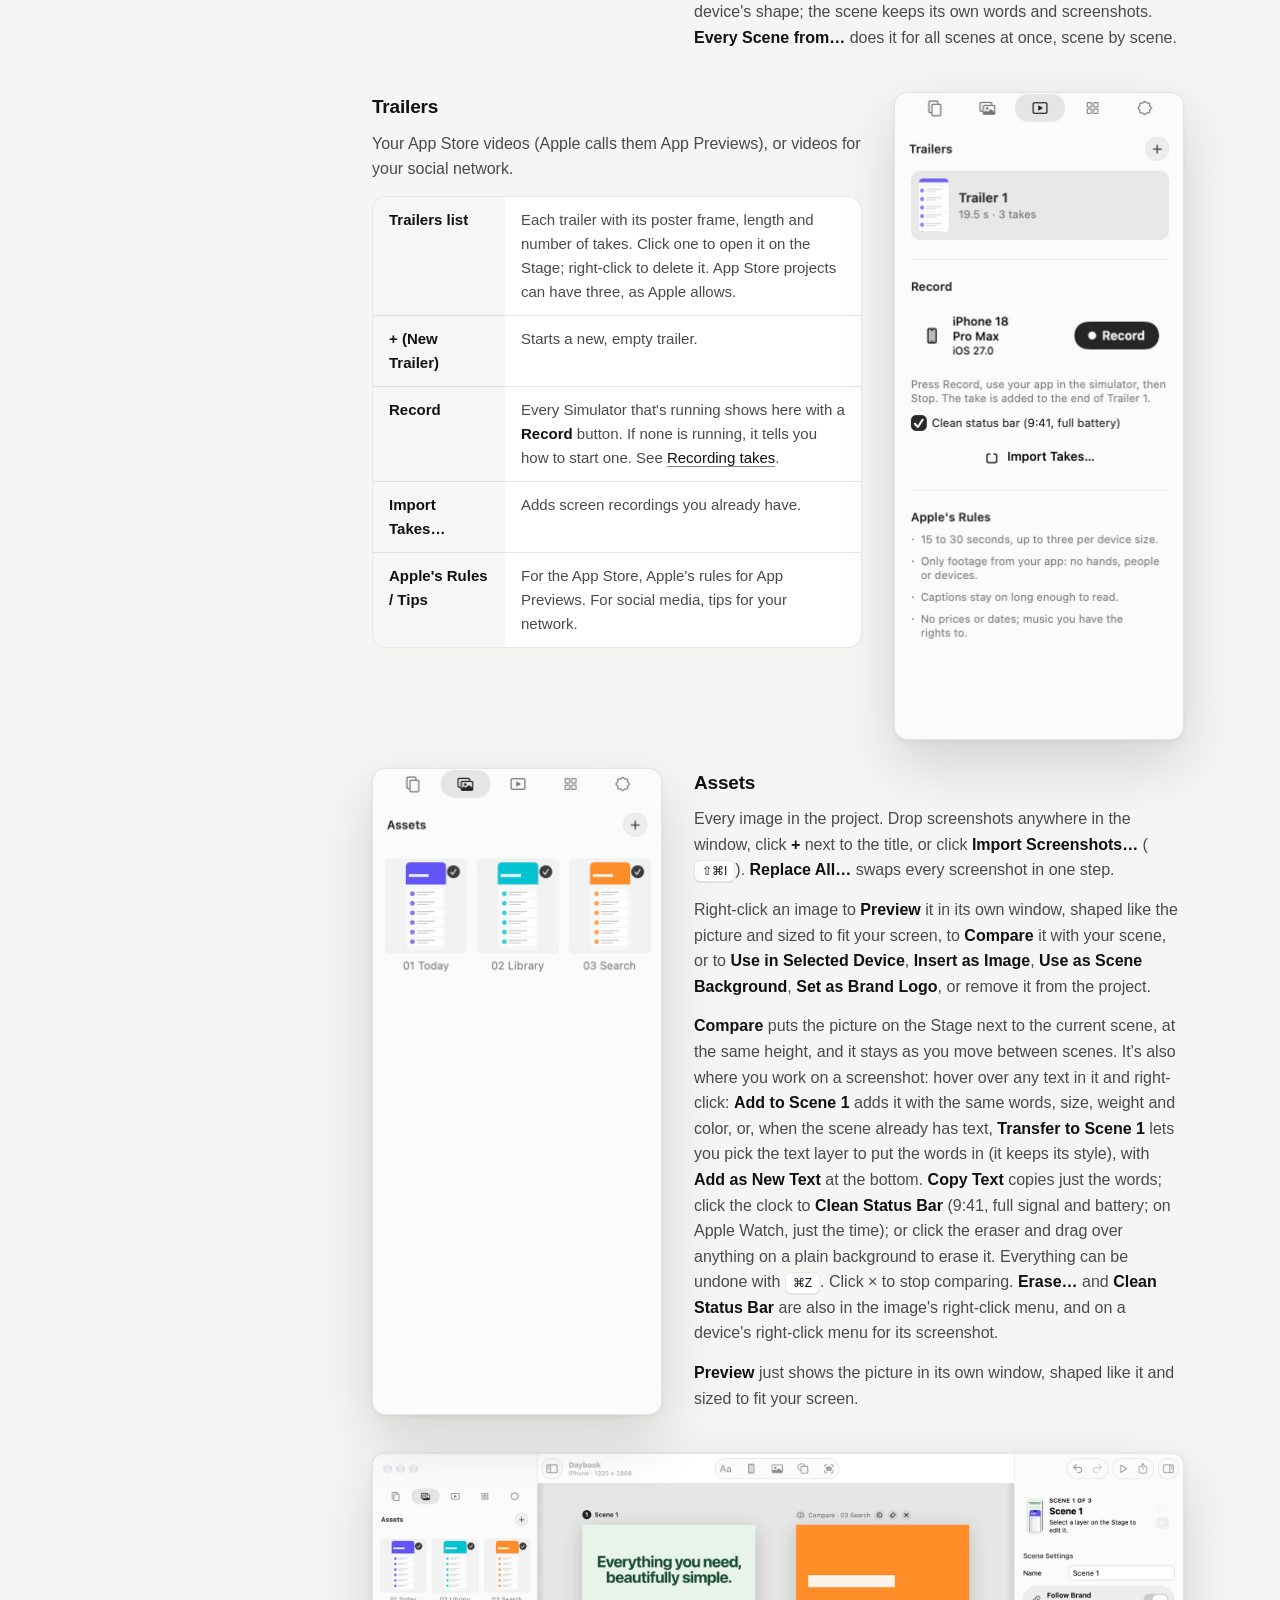
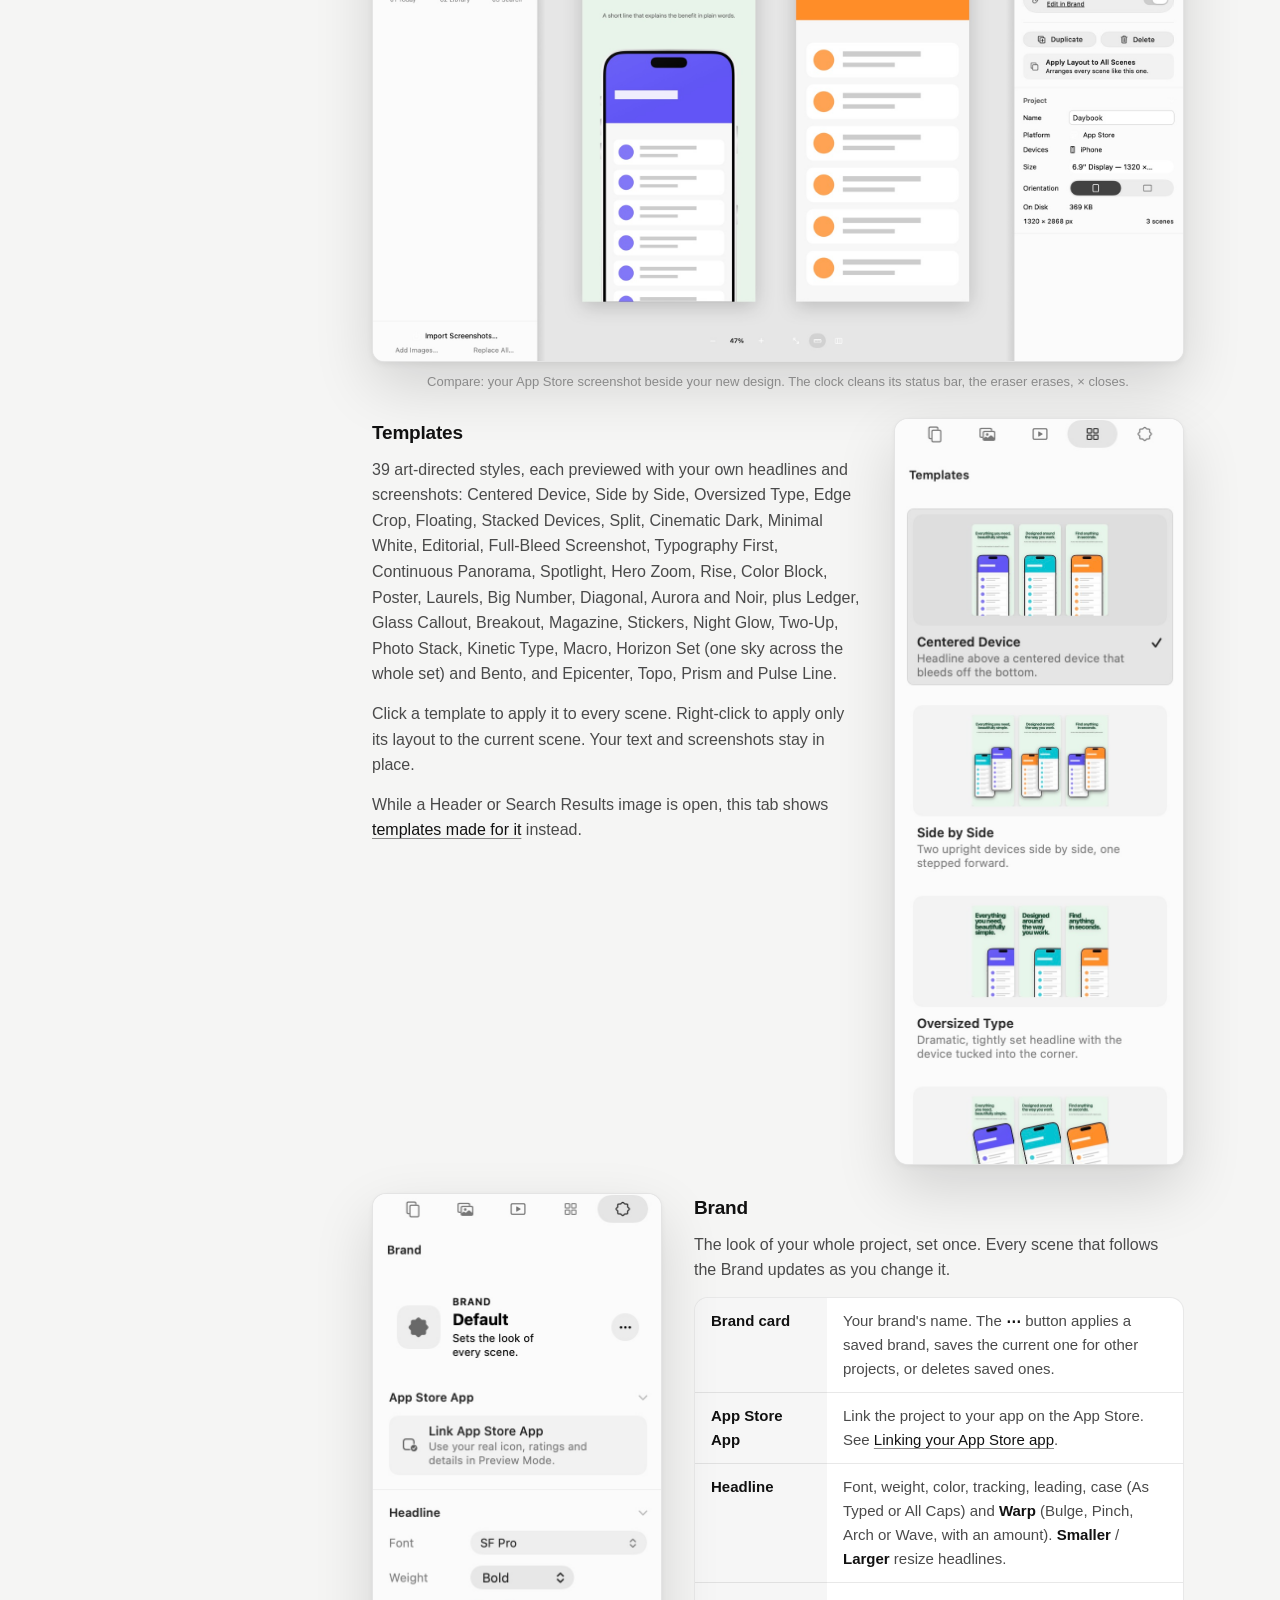
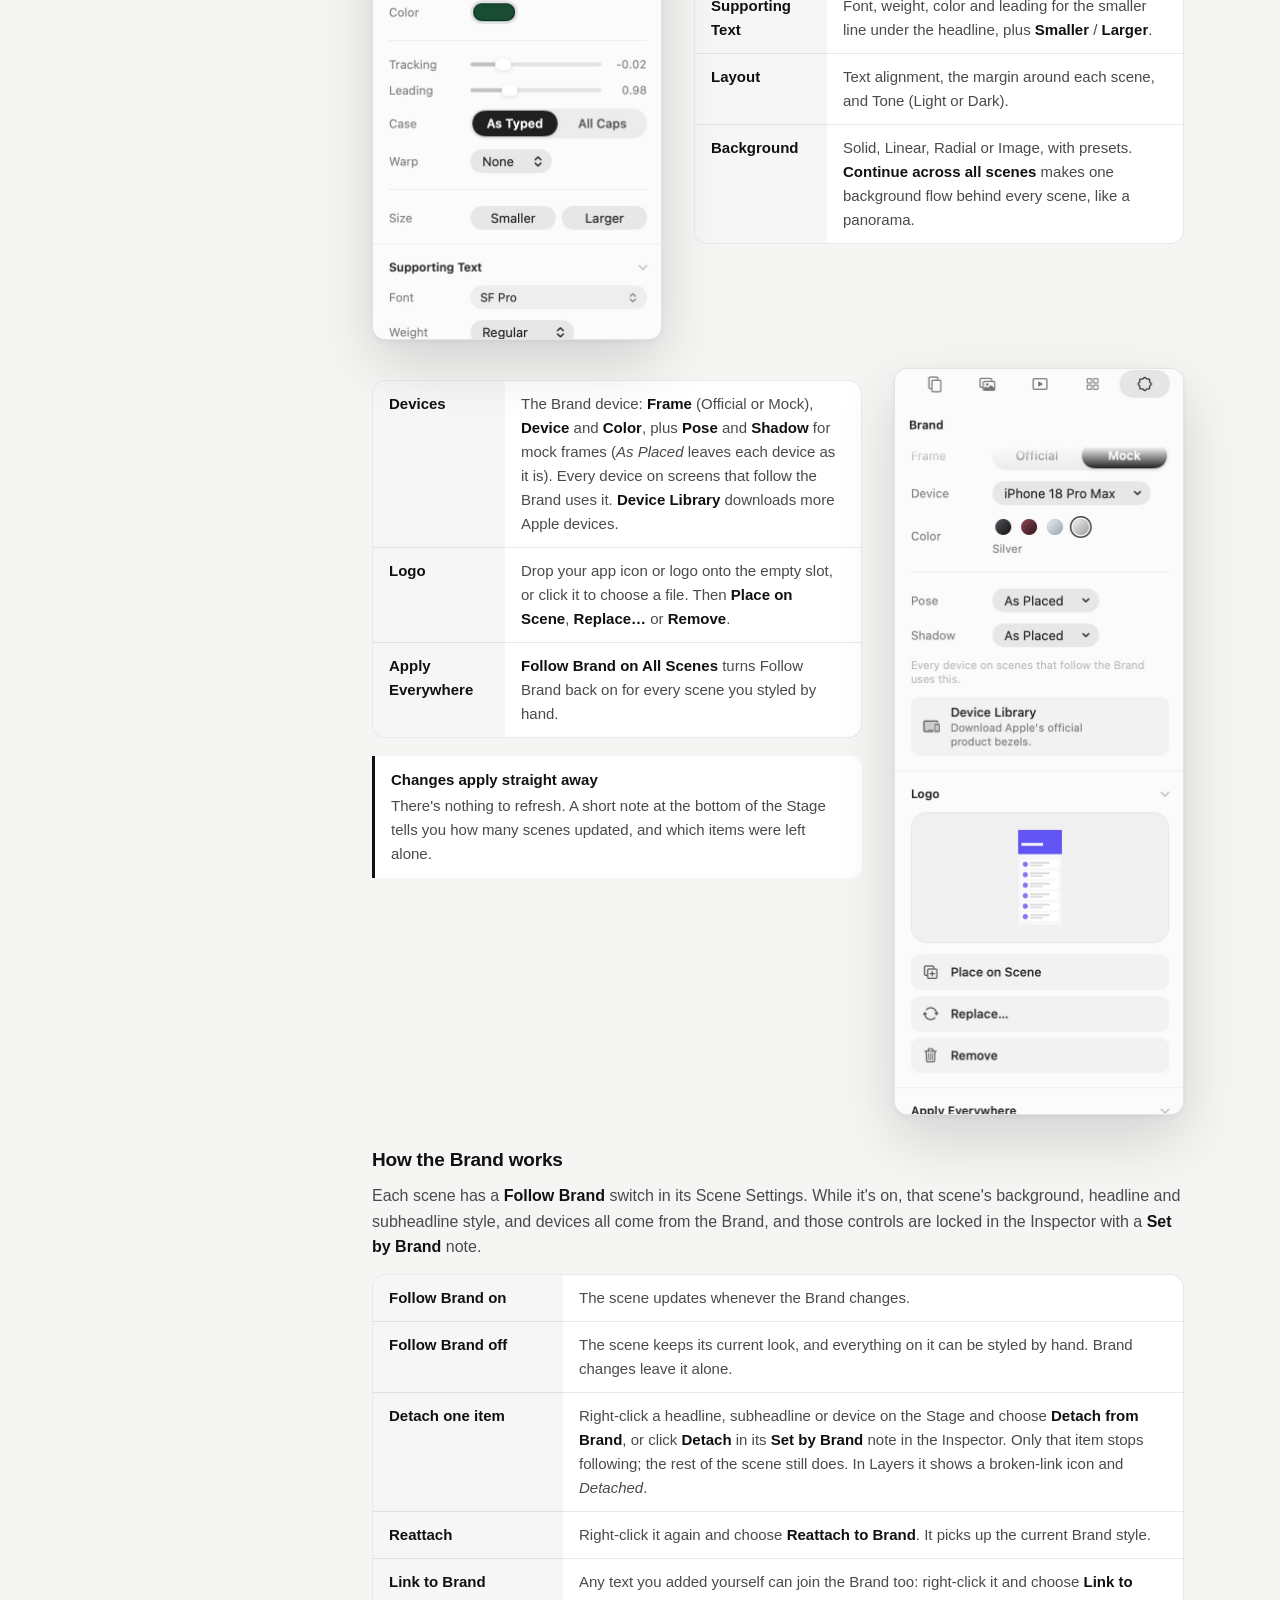
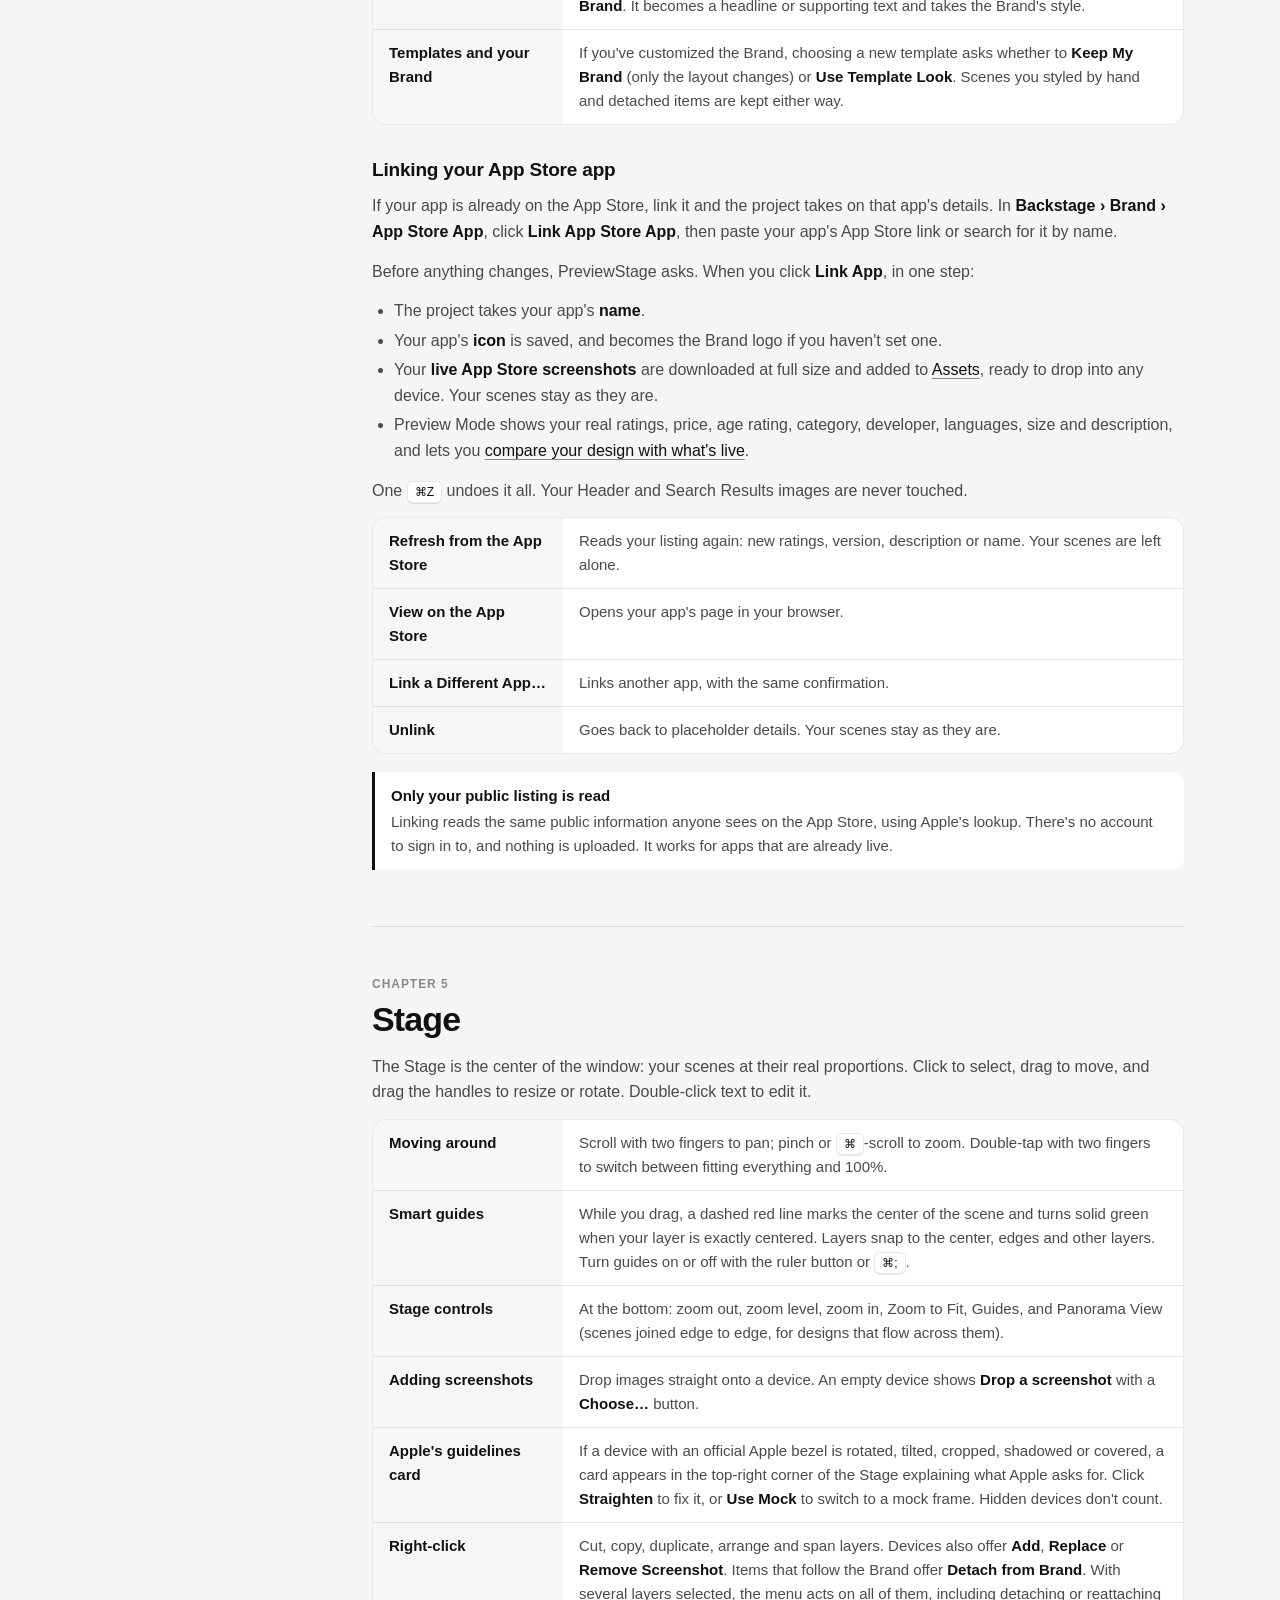
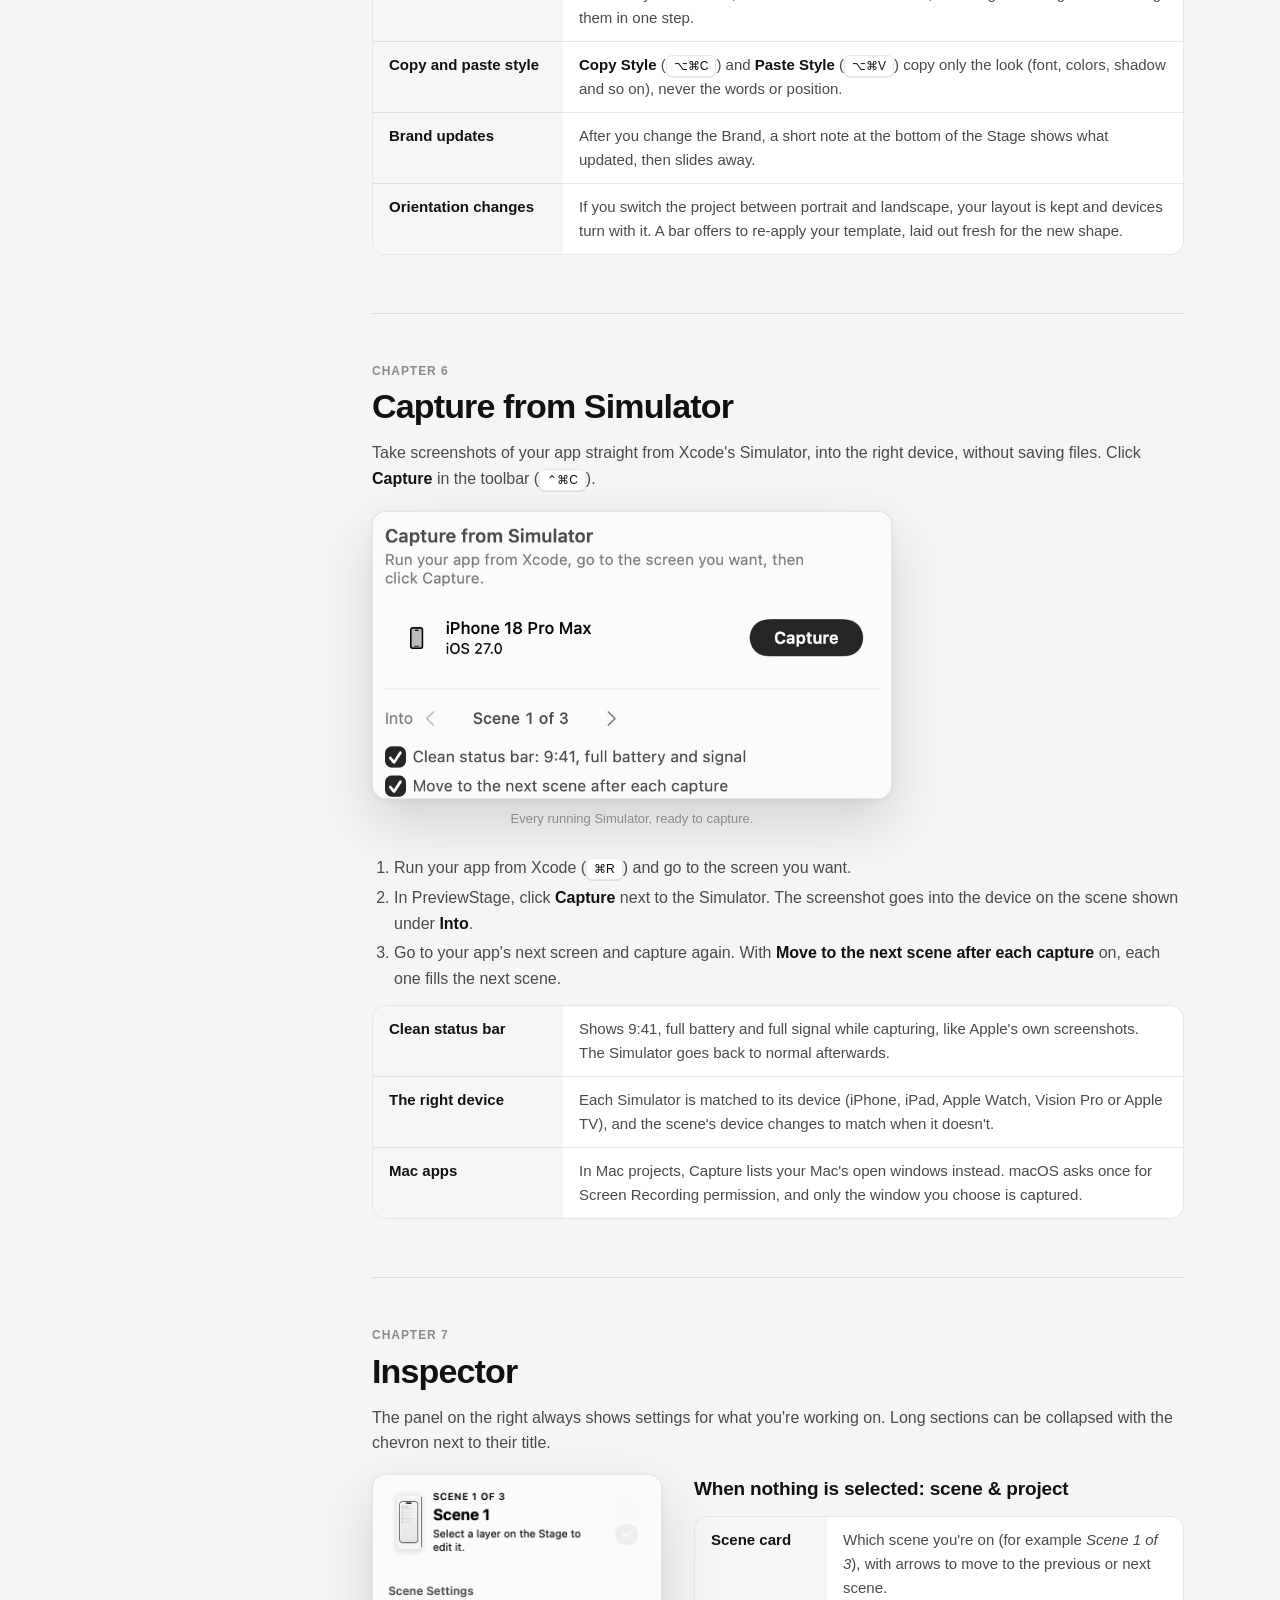
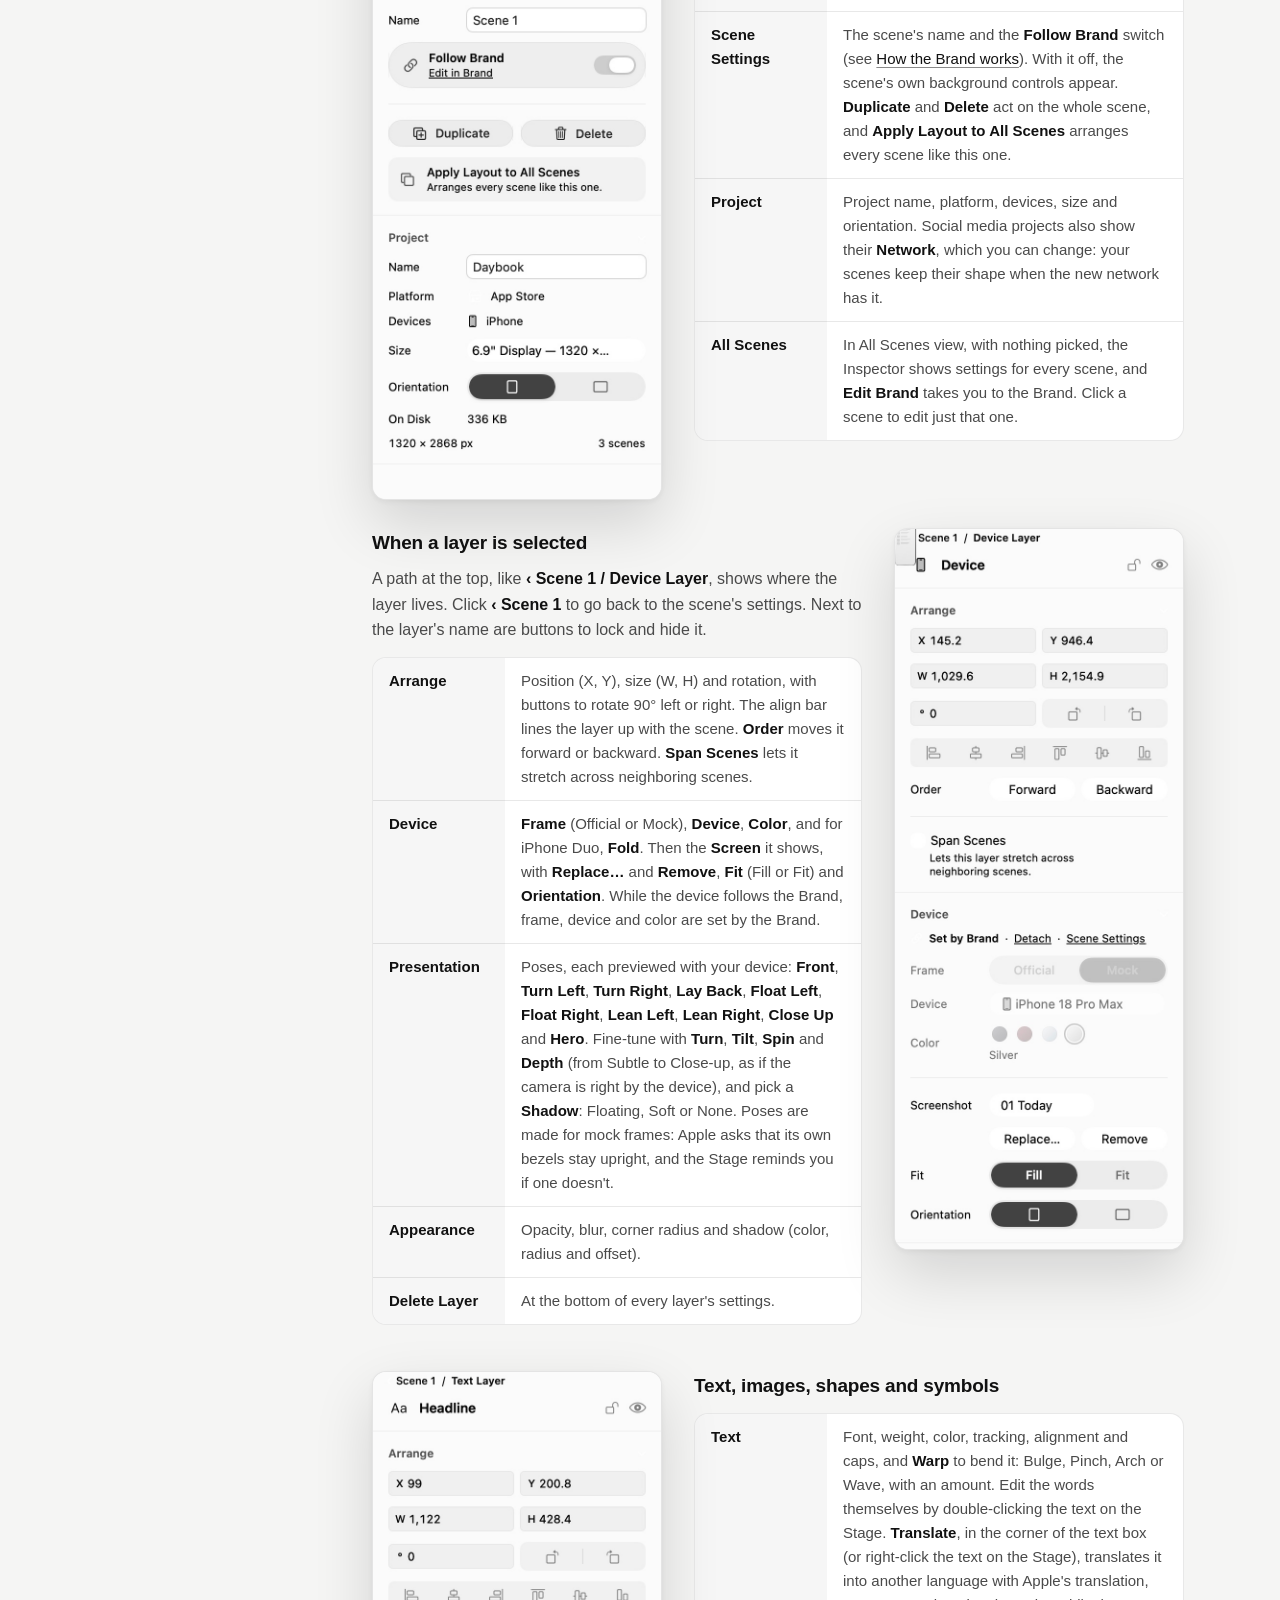
<file: support.html>
<!DOCTYPE html>
<html lang="en">
<head>
<meta charset="utf-8">
<meta name="viewport" content="width=device-width, initial-scale=1">
<title>PreviewStage User Guide</title>
<meta name="description" content="How to use PreviewStage: Backstage, the Stage, the Inspector, capturing from the Simulator, Trailers (App Store and social videos), iOS 27 Header and Search Results assets, Image Playground, device frames, Preview Mode, exporting, uploading to App Store Connect and keyboard shortcuts.">
<link rel="icon" type="image/png" sizes="32x32" href="favicon-32.png?v=7">
<link rel="icon" type="image/png" sizes="192x192" href="favicon-192.png?v=7">
<link rel="shortcut icon" href="favicon.ico?v=7">
<link rel="apple-touch-icon" sizes="180x180" href="apple-touch-icon.png?v=7">
<link rel="stylesheet" href="style.css?v=10">
</head>
<body>
<header class="topbar">
  <div class="inner">
    <a class="brand" href="./"><img class="mark" src="icon.svg?v=6" alt="">PreviewStage</a>
    <nav>
      <a href="support.html" aria-current="page" data-nav="guide">User Guide</a>
      <a href="#faq" data-nav="help">Help</a>
      <a href="privacy.html">Privacy</a>
    </nav>
  </div>
</header>

<main class="wrap">
  <div class="hero" style="padding-bottom:8px">
    <p class="eyebrow">Support</p>
    <h1>User Guide</h1>
    <p class="lede">Everything in PreviewStage, from your first project to exporting every size and uploading straight to App Store Connect. Questions or ideas? Write to <a href="mailto:gaudino.software@gmail.com">gaudino.software@gmail.com</a>.</p>
  </div>

  <div class="guide">
    <nav class="toc" aria-label="Contents">
      <div class="search" role="search">
        <input id="guide-search" type="search" placeholder="Search the guide" aria-label="Search the User Guide" autocomplete="off" spellcheck="false">
        <kbd class="search-key" aria-hidden="true">/</kbd>
        <div id="search-results" class="search-results" role="listbox" hidden></div>
      </div>
      <p>Contents</p>
      <ol>
        <li><a href="#start">Getting started</a></li>
        <li><a href="#editor">The editor at a glance</a></li>
        <li><a href="#toolbar">Toolbar</a></li>
        <li><a href="#backstage">Backstage</a>
          <ol>
            <li><a href="#screens">Scenes</a></li>
            <li><a href="#trailers-tab">Trailers</a></li>
            <li><a href="#assets">Assets</a></li>
            <li><a href="#templates">Templates</a></li>
            <li><a href="#brand">Brand</a></li>
            <li><a href="#follow-brand">How the Brand works</a></li>
            <li><a href="#link-app">Linking your App Store app</a></li>
          </ol>
        </li>
        <li><a href="#stage">Stage</a></li>
        <li><a href="#capture">Capture from Simulator</a></li>
        <li><a href="#inspector">Inspector</a>
          <ol>
            <li><a href="#inspector-screen">Scene &amp; project</a></li>
            <li><a href="#inspector-layer">A selected layer</a></li>
            <li><a href="#inspector-multi">Several layers</a></li>
          </ol>
        </li>
        <li><a href="#creative">Header &amp; Search Results</a>
          <ol>
            <li><a href="#creative-make">Making one</a></li>
            <li><a href="#creative-safe">What each device shows</a></li>
            <li><a href="#creative-templates">Templates</a></li>
          </ol>
        </li>
        <li><a href="#trailers">Trailers</a>
          <ol>
            <li><a href="#trailers-record">Recording takes</a></li>
            <li><a href="#trailers-edit">Editing</a></li>
            <li><a href="#trailers-creative">Header &amp; Search videos</a></li>
            <li><a href="#trailers-social">Social media videos</a></li>
          </ol>
        </li>
        <li><a href="#playground">Image Playground</a></li>
        <li><a href="#devices">Device frames</a></li>
        <li><a href="#library">Device Library</a></li>
        <li><a href="#preview">Preview Mode</a></li>
        <li><a href="#export">Exporting</a></li>
        <li><a href="#upload">Uploading to App Store Connect</a></li>
        <li><a href="#shortcuts">Keyboard shortcuts</a></li>
        <li><a href="#faq">Help &amp; FAQ</a></li>
      </ol>
    </nav>

    <article>

      <section class="chapter" id="start">
        <span class="num">Chapter 1</span>
        <h2>Getting started</h2>
        <p>When you open PreviewStage you see <span class="ui">Home</span>: your recent projects and every template. From here you can start a new project, open one you've made, or open the <span class="ui">Device Library</span> with the round button in the bottom-right corner.</p>
        <figure class="figure"><img width="1800" height="1246" class="shot window" src="images/home.jpg?v=7" alt="PreviewStage Home with templates" loading="lazy"><figcaption>Home: start a new project, or begin from any template.</figcaption></figure>

        <h3>Create a project</h3>
        <ol>
          <li>Click <span class="ui">New Project</span> (<kbd>⌘N</kbd>), or click any template to start with it.</li>
          <li>Choose a <strong>Platform</strong>: <span class="ui">App Store</span> for listing screenshots, or <span class="ui">Social Media</span> for posts, stories and videos.</li>
          <li>For social media, choose the <strong>Network</strong>: Instagram, TikTok, YouTube, Facebook, X, LinkedIn, Threads or Pinterest. Its sizes and video lengths are used throughout the project, and you can change it later in the Inspector.</li>
          <li>Choose your <strong>Devices</strong>: iPhone, iPad, Mac, Apple Watch, Vision Pro or Apple TV. For social media you can also choose <span class="ui">No Device</span>.</li>
          <li>Pick a <strong>Size</strong> (App Store) or <strong>Format</strong> (social media). The recommended one is marked; for the App Store, other sizes are adapted for you when you export. Use the Portrait / Landscape switch where it applies.</li>
          <li>Under <strong>Start</strong>, choose <span class="ui">Start Blank</span> or <span class="ui">Choose a Style</span> to pick a template.</li>
          <li>Optionally, link your app if it's already on the App Store: paste its link or search for it, and the project starts with its name, icon and details, with its live screenshots in Assets. See <a href="#link-app">Linking your App Store app</a>.</li>
          <li>Name your project and click <span class="ui">Create</span>.</li>
        </ol>

        <figure class="figure" style="max-width:620px"><img width="1440" height="1784" class="shot window" src="images/new-project-social.jpg?v=7" alt="New Project with Social Media and Instagram chosen" loading="lazy"><figcaption>A social media project: pick the network, then its format.</figcaption></figure>

        <h3>Check an app name</h3>
        <p>Before you settle on a name, choose <span class="ui">File › Check App Name…</span> (<kbd>⇧⌘K</kbd>), click <span class="ui">Check App Name</span> on the Projects window, or click the magnifying glass next to the project's name in the Inspector. Type the name, pick the storefronts and click <span class="ui">Check Name</span>. PreviewStage searches Apple's public App Store search and lists the apps with the same or a similar title, and the ones whose bundle IDs are close to your name, with their icons, developers and links. For a name like <em>earthquakeX</em> it also searches “earthquake X” and “earthquake”; add a broader term to cast a wider net. It's a discovery tool, not a guarantee: unpublished apps and reserved names don't show up, so confirm the name in App Store Connect.</p>
        <p><strong>Need ideas?</strong> In the <span class="ui">Name Ideas</span> card at the top, describe your app, pick a style (<span class="ui">Mix</span>, <span class="ui">Invented</span>, <span class="ui">Clear</span>, <span class="ui">Playful</span> or <span class="ui">Premium</span>) and click <span class="ui">Get Ideas</span>. Apple Intelligence suggests ten names, each with why it fits, right on your Mac; <span class="ui">More Ideas</span> brings ten new ones. Click <span class="ui">Check</span> on any idea to see who already uses it. Needs a Mac with Apple Intelligence turned on.</p>
        <h3>Manage projects</h3>
        <p>Right-click a project on Home to <span class="ui">Open</span>, <span class="ui">Rename</span>, <span class="ui">Duplicate</span> or <span class="ui">Move to Trash</span>. Projects save automatically as you work.</p>
      </section>

      <section class="chapter" id="editor">
        <span class="num">Chapter 2</span>
        <h2>The editor at a glance</h2>
        <p>Every project opens in its own window. Like a theater, it has three parts: <strong>Backstage</strong>, where everything is prepared; the <strong>Stage</strong>, where your screenshots are presented; and the <strong>Inspector</strong>, which checks every detail before the show.</p>

        <figure class="figure">
          <div class="annotated">
            <img width="2000" height="1250" class="shot window" src="images/editor.jpg?v=7" alt="The PreviewStage editor window" loading="lazy">
            <span class="zone" style="left:21.5%;top:0.6%;width:57%;height:5%"></span>
            <span class="zone" style="left:0.6%;top:6.5%;width:19.4%;height:92.5%"></span>
            <span class="zone" style="left:21%;top:6.5%;width:57.6%;height:92.5%"></span>
            <span class="zone" style="left:79.6%;top:6.5%;width:19.8%;height:92.5%"></span>
            <span class="callout" style="left:49%;top:-1.2%">1</span>
            <span class="callout" style="left:9%;top:4.5%">2</span>
            <span class="callout" style="left:49%;top:8%">3</span>
            <span class="callout" style="left:88.5%;top:4.5%">4</span>
          </div>
          <div class="legend">
            <div><b>1</b><span><strong>Toolbar</strong>: insert things, undo, preview and export.</span></div>
            <div><b>2</b><span><strong>Backstage</strong>: Scenes, Assets, Trailers, Templates and Brand.</span></div>
            <div><b>3</b><span><strong>Stage</strong>: your scenes, where you design.</span></div>
            <div><b>4</b><span><strong>Inspector</strong>: settings for whatever is selected.</span></div>
          </div>
        </figure>

        <div class="names">
          <div class="card"><span class="tag">Left</span><h3>Backstage</h3><p>Prepare your show: scenes, trailers, images, templates and your brand.</p></div>
          <div class="card"><span class="tag">Center</span><h3>Stage</h3><p>Your screenshots, presented and designed at their real proportions.</p></div>
          <div class="card"><span class="tag">Right</span><h3>Inspector</h3><p>Inspects every layer, scene and setting so it's just right.</p></div>
        </div>

        <div class="note"><strong>A simple rule</strong>Select something on the Stage and the Inspector shows its settings. Click an empty spot and the Inspector shows the current scene, the project, and tools that change every scene at once.</div>
      </section>

      <section class="chapter" id="toolbar">
        <span class="num">Chapter 3</span>
        <h2>Toolbar</h2>
        <p>Hover over any button to see its name.</p>
        <div class="defs">
          <div>Backstage</div><div>Shows or hides Backstage on the left (<kbd>⌃⌘S</kbd>).</div>
          <div>Text (Aa)</div><div>Adds a text layer to the current scene and starts editing it.</div>
          <div>Device ▾</div><div>Adds a device. <span class="ui">Mock</span> lists the drawn frames (iPhone 18 Pro Max, 18 Pro, 17, Duo, Screen Only and Two Devices Side by Side). <span class="ui">Apple (Downloaded)</span> lists the official Apple bezels you've downloaded. <span class="ui">Other Platforms</span> has iPad, Mac, Apple Watch, Vision Pro and Apple TV, and <span class="ui">Download More…</span> opens the Device Library.</div>
          <div>Image ▾</div><div><span class="ui">Choose from Your Mac…</span> adds pictures to the current scene. <span class="ui">This Project's Images</span> places one you've already added. <span class="ui">Create with Image Playground…</span> makes a new one with Apple Intelligence (see <a href="#playground">Image Playground</a>).</div>
          <div>Shapes ▾</div><div>Adds a rectangle, ellipse, capsule, line, glow, triangle or wave, an SF Symbol, or your Brand Logo.</div>
          <div>Capture</div><div>Takes a screenshot of your app running in the Simulator, or of a Mac app's window, straight into a device (<kbd>⌃⌘C</kbd>). See <a href="#capture">Capture from Simulator</a>.</div>
          <div>On the Trailers tab</div><div>The insert tools change to <span class="ui">New Trailer</span>, <span class="ui">Add Takes</span> and <span class="ui">Caption</span>. See <a href="#trailers">Trailers</a>.</div>
          <div>Undo / Redo</div><div>Steps back and forward through your changes (<kbd>⌘Z</kbd>, <kbd>⇧⌘Z</kbd>).</div>
          <div>Preview Mode ▶</div><div>Shows your screenshots as customers will see them. See <a href="#preview">Preview Mode</a>.</div>
          <div>Export ⇪</div><div>Exports your screenshots (<kbd>⌘E</kbd>), or uploads them to App Store Connect. See <a href="#export">Exporting</a> and <a href="#upload">Uploading</a>.</div>
          <div>Inspector</div><div>Shows or hides the Inspector on the right (<kbd>⌥⌘I</kbd>).</div>
        </div>
      </section>

      <section class="chapter" id="backstage">
        <span class="num">Chapter 4</span>
        <h2>Backstage</h2>
        <p>Backstage is the panel on the left. It has five tabs at the top: Scenes, Assets, Trailers, Templates and Brand. The open tab's name shows above its contents; hover over the others to see their names.</p>

        <div class="split" id="screens">
          <div class="media"><img width="580" height="1300" class="shot" src="images/backstage-screens.jpg?v=7" alt="Backstage: Scenes tab" loading="lazy"></div>
          <div class="text">
            <h3>Scenes</h3>
            <p>Your screenshot sequence, in the order it will appear on the App Store, and the layers of the current scene.</p>
            <div class="defs">
              <div>Devices</div><div>One App Store project can hold several devices: iPhone, iPhone Duo, iPad, Mac, Apple Watch, Vision Pro and Apple TV, each once. Click a device to show its scenes; click <span class="ui">+ Device</span> to add one. A new device starts with your scenes' headlines, laid out by your template for its shape, ready for its own screenshots. The name, Brand, images, creative assets and App Store link are shared; scenes, sizes and trailers belong to each device. Right-click a device to remove it.</div>
              <div>Scenes list</div><div>Each scene with a thumbnail and its headline. Click to show it; double-click to rename. Drag to reorder. Drop screenshots from Finder onto a scene to fill it and the scenes after it.</div>
              <div>+ (Add Scene)</div><div>Adds a new scene that follows your template.</div>
              <div>All Scenes</div><div>Shows every scene side by side, so you can design them together.</div>
              <div>Creative Assets</div><div>For iPhone and iPad projects: the <span class="ui">Header</span> and <span class="ui">Search Results</span> images for iOS 27 App Store pages, or one <span class="ui">Universal</span> image for both. Click one to open it on the Stage. See <a href="#creative">Header &amp; Search Results</a>.</div>
              <div>Layers</div><div>Everything on the current scene, top layer first, with a short note on what each one is (for example <em>Mock frame · Screenshot</em> or <em>Headline</em>). Click to select; hover to show the lock and eye buttons; drag to change the order. A broken-link icon marks an item detached from the Brand.</div>
              <div>Across All Scenes</div><div>Layers that stretch across several scenes, such as a panorama background or a spanning device.</div>
            </div>
            <p>Right-click a scene to rename, duplicate or delete it, or to apply its layout to every scene. With more than one device, <span class="ui">Use Layout From</span> gives the scene the layout of a scene on another device, fitted to this device's shape; the scene keeps its own words and screenshots. <span class="ui">Every Scene from…</span> does it for all scenes at once, scene by scene.</p>
          </div>
        </div>

        <div class="split reverse" id="trailers-tab">
          <div class="media"><img width="580" height="1300" class="shot" src="images/backstage-trailers.jpg?v=7" alt="Backstage: Trailers tab" loading="lazy"></div>
          <div class="text">
            <h3>Trailers</h3>
            <p>Your App Store videos (Apple calls them App Previews), or videos for your social network.</p>
            <div class="defs">
              <div>Trailers list</div><div>Each trailer with its poster frame, length and number of takes. Click one to open it on the Stage; right-click to delete it. App Store projects can have three, as Apple allows.</div>
              <div>+ (New Trailer)</div><div>Starts a new, empty trailer.</div>
              <div>Record</div><div>Every Simulator that's running shows here with a <span class="ui">Record</span> button. If none is running, it tells you how to start one. See <a href="#trailers-record">Recording takes</a>.</div>
              <div>Import Takes…</div><div>Adds screen recordings you already have.</div>
              <div>Apple's Rules / Tips</div><div>For the App Store, Apple's rules for App Previews. For social media, tips for your network.</div>
            </div>
          </div>
        </div>

        <div class="split" id="assets">
          <div class="media"><img width="580" height="1300" class="shot" src="images/backstage-assets.jpg?v=7" alt="Backstage: Assets tab" loading="lazy"></div>
          <div class="text">
            <h3>Assets</h3>
            <p>Every image in the project. Drop screenshots anywhere in the window, click <span class="ui">+</span> next to the title, or click <span class="ui">Import Screenshots…</span> (<kbd>⇧⌘I</kbd>). <span class="ui">Replace All…</span> swaps every screenshot in one step.</p>
            <p>Right-click an image to <span class="ui">Preview</span> it in its own window, shaped like the picture and sized to fit your screen, to <span class="ui">Compare</span> it with your scene, or to <span class="ui">Use in Selected Device</span>, <span class="ui">Insert as Image</span>, <span class="ui">Use as Scene Background</span>, <span class="ui">Set as Brand Logo</span>, or remove it from the project.</p>
            <p><strong>Compare</strong> puts the picture on the Stage next to the current scene, at the same height, and it stays as you move between scenes. It's also where you work on a screenshot: hover over any text in it and right-click: <span class="ui">Add to Scene 1</span> adds it with the same words, size, weight and color, or, when the scene already has text, <span class="ui">Transfer to Scene 1</span> lets you pick the text layer to put the words in (it keeps its style), with <span class="ui">Add as New Text</span> at the bottom. <span class="ui">Copy Text</span> copies just the words; click the clock to <span class="ui">Clean Status Bar</span> (9:41, full signal and battery; on Apple Watch, just the time); or click the eraser and drag over anything on a plain background to erase it. Everything can be undone with <kbd>⌘Z</kbd>. Click × to stop comparing. <span class="ui">Erase…</span> and <span class="ui">Clean Status Bar</span> are also in the image's right-click menu, and on a device's right-click menu for its screenshot.</p>
            <p><strong>Preview</strong> just shows the picture in its own window, shaped like it and sized to fit your screen.</p>
          </div>
        </div>

        <figure class="figure" id="compare"><img width="2000" height="1250" class="shot window" src="images/compare.jpg?v=7" alt="Compare: a screenshot beside the current scene, with its tools in the label" loading="lazy"><figcaption>Compare: your App Store screenshot beside your new design. The clock cleans its status bar, the eraser erases, × closes.</figcaption></figure>

        <div class="split reverse" id="templates">
          <div class="media"><img width="580" height="1500" class="shot" src="images/backstage-templates.jpg?v=7" alt="Backstage: Templates tab" loading="lazy"></div>
          <div class="text">
            <h3>Templates</h3>
            <p>39 art-directed styles, each previewed with your own headlines and screenshots: Centered Device, Side by Side, Oversized Type, Edge Crop, Floating, Stacked Devices, Split, Cinematic Dark, Minimal White, Editorial, Full-Bleed Screenshot, Typography First, Continuous Panorama, Spotlight, Hero Zoom, Rise, Color Block, Poster, Laurels, Big Number, Diagonal, Aurora and Noir, plus Ledger, Glass Callout, Breakout, Magazine, Stickers, Night Glow, Two-Up, Photo Stack, Kinetic Type, Macro, Horizon Set (one sky across the whole set) and Bento, and Epicenter, Topo, Prism and Pulse Line.</p>
            <p>Click a template to apply it to every scene. Right-click to apply only its layout to the current scene. Your text and screenshots stay in place.</p>
            <p>While a Header or Search Results image is open, this tab shows <a href="#creative-templates">templates made for it</a> instead.</p>
          </div>
        </div>

        <div class="split" id="brand">
          <div class="media"><img width="580" height="1500" class="shot" src="images/backstage-brand.jpg?v=7" alt="Backstage: Brand tab, typography and layout" loading="lazy"></div>
          <div class="text">
            <h3>Brand</h3>
            <p>The look of your whole project, set once. Every scene that follows the Brand updates as you change it.</p>
            <div class="defs">
              <div>Brand card</div><div>Your brand's name. The <span class="ui">⋯</span> button applies a saved brand, saves the current one for other projects, or deletes saved ones.</div>
              <div>App Store App</div><div>Link the project to your app on the App Store. See <a href="#link-app">Linking your App Store app</a>.</div>
              <div>Headline</div><div>Font, weight, color, tracking, leading, case (As Typed or All Caps) and <span class="ui">Warp</span> (Bulge, Pinch, Arch or Wave, with an amount). <span class="ui">Smaller</span> / <span class="ui">Larger</span> resize headlines.</div>
              <div>Supporting Text</div><div>Font, weight, color and leading for the smaller line under the headline, plus <span class="ui">Smaller</span> / <span class="ui">Larger</span>.</div>
              <div>Layout</div><div>Text alignment, the margin around each scene, and Tone (Light or Dark).</div>
              <div>Background</div><div>Solid, Linear, Radial or Image, with presets. <span class="ui">Continue across all scenes</span> makes one background flow behind every scene, like a panorama.</div>
            </div>
          </div>
        </div>

        <div class="split reverse">
          <div class="media"><img width="580" height="1500" class="shot" src="images/backstage-brand-2.jpg?v=7" alt="Backstage: Brand tab, devices and logo" loading="lazy"></div>
          <div class="text">
            <div class="defs">
              <div>Devices</div><div>The Brand device: <span class="ui">Frame</span> (Official or Mock), <span class="ui">Device</span> and <span class="ui">Color</span>, plus <span class="ui">Pose</span> and <span class="ui">Shadow</span> for mock frames (<em>As Placed</em> leaves each device as it is). Every device on screens that follow the Brand uses it. <span class="ui">Device Library</span> downloads more Apple devices.</div>
              <div>Logo</div><div>Drop your app icon or logo onto the empty slot, or click it to choose a file. Then <span class="ui">Place on Scene</span>, <span class="ui">Replace…</span> or <span class="ui">Remove</span>.</div>
              <div>Apply Everywhere</div><div><span class="ui">Follow Brand on All Scenes</span> turns Follow Brand back on for every scene you styled by hand.</div>
            </div>
            <div class="note"><strong>Changes apply straight away</strong>There's nothing to refresh. A short note at the bottom of the Stage tells you how many scenes updated, and which items were left alone.</div>
          </div>
        </div>

        <h3 id="follow-brand">How the Brand works</h3>
        <p>Each scene has a <span class="ui">Follow Brand</span> switch in its Scene Settings. While it's on, that scene's background, headline and subheadline style, and devices all come from the Brand, and those controls are locked in the Inspector with a <span class="ui">Set by Brand</span> note.</p>
        <div class="defs">
          <div>Follow Brand on</div><div>The scene updates whenever the Brand changes.</div>
          <div>Follow Brand off</div><div>The scene keeps its current look, and everything on it can be styled by hand. Brand changes leave it alone.</div>
          <div>Detach one item</div><div>Right-click a headline, subheadline or device on the Stage and choose <span class="ui">Detach from Brand</span>, or click <span class="ui">Detach</span> in its <span class="ui">Set by Brand</span> note in the Inspector. Only that item stops following; the rest of the scene still does. In Layers it shows a broken-link icon and <em>Detached</em>.</div>
          <div>Reattach</div><div>Right-click it again and choose <span class="ui">Reattach to Brand</span>. It picks up the current Brand style.</div>
          <div>Link to Brand</div><div>Any text you added yourself can join the Brand too: right-click it and choose <span class="ui">Link to Brand</span>. It becomes a headline or supporting text and takes the Brand's style.</div>
          <div>Templates and your Brand</div><div>If you've customized the Brand, choosing a new template asks whether to <span class="ui">Keep My Brand</span> (only the layout changes) or <span class="ui">Use Template Look</span>. Scenes you styled by hand and detached items are kept either way.</div>
        </div>

        <h3 id="link-app">Linking your App Store app</h3>
        <p>If your app is already on the App Store, link it and the project takes on that app's details. In <span class="ui">Backstage › Brand › App Store App</span>, click <span class="ui">Link App Store App</span>, then paste your app's App Store link or search for it by name.</p>
        <p>Before anything changes, PreviewStage asks. When you click <span class="ui">Link App</span>, in one step:</p>
        <ul>
          <li>The project takes your app's <strong>name</strong>.</li>
          <li>Your app's <strong>icon</strong> is saved, and becomes the Brand logo if you haven't set one.</li>
          <li>Your <strong>live App Store screenshots</strong> are downloaded at full size and added to <a href="#assets">Assets</a>, ready to drop into any device. Your scenes stay as they are.</li>
          <li>Preview Mode shows your real ratings, price, age rating, category, developer, languages, size and description, and lets you <a href="#preview">compare your design with what's live</a>.</li>
        </ul>
        <p>One <kbd>⌘Z</kbd> undoes it all. Your Header and Search Results images are never touched.</p>
        <div class="defs">
          <div>Refresh from the App Store</div><div>Reads your listing again: new ratings, version, description or name. Your scenes are left alone.</div>
          <div>View on the App Store</div><div>Opens your app's page in your browser.</div>
          <div>Link a Different App…</div><div>Links another app, with the same confirmation.</div>
          <div>Unlink</div><div>Goes back to placeholder details. Your scenes stay as they are.</div>
        </div>
        <div class="note"><strong>Only your public listing is read</strong>Linking reads the same public information anyone sees on the App Store, using Apple's lookup. There's no account to sign in to, and nothing is uploaded. It works for apps that are already live.</div>
      </section>

      <section class="chapter" id="stage">
        <span class="num">Chapter 5</span>
        <h2>Stage</h2>
        <p>The Stage is the center of the window: your scenes at their real proportions. Click to select, drag to move, and drag the handles to resize or rotate. Double-click text to edit it.</p>
        <div class="defs">
          <div>Moving around</div><div>Scroll with two fingers to pan; pinch or <kbd>⌘</kbd>-scroll to zoom. Double-tap with two fingers to switch between fitting everything and 100%.</div>
          <div>Smart guides</div><div>While you drag, a dashed red line marks the center of the scene and turns solid green when your layer is exactly centered. Layers snap to the center, edges and other layers. Turn guides on or off with the ruler button or <kbd>⌘;</kbd>.</div>
          <div>Stage controls</div><div>At the bottom: zoom out, zoom level, zoom in, Zoom to Fit, Guides, and Panorama View (scenes joined edge to edge, for designs that flow across them).</div>
          <div>Adding screenshots</div><div>Drop images straight onto a device. An empty device shows <span class="ui">Drop a screenshot</span> with a <span class="ui">Choose…</span> button.</div>
          <div>Apple's guidelines card</div><div>If a device with an official Apple bezel is rotated, tilted, cropped, shadowed or covered, a card appears in the top-right corner of the Stage explaining what Apple asks for. Click <span class="ui">Straighten</span> to fix it, or <span class="ui">Use Mock</span> to switch to a mock frame. Hidden devices don't count.</div>
          <div>Right-click</div><div>Cut, copy, duplicate, arrange and span layers. Devices also offer <span class="ui">Add</span>, <span class="ui">Replace</span> or <span class="ui">Remove Screenshot</span>. Items that follow the Brand offer <span class="ui">Detach from Brand</span>. With several layers selected, the menu acts on all of them, including detaching or reattaching them in one step.</div>
          <div>Copy and paste style</div><div><span class="ui">Copy Style</span> (<kbd>⌥⌘C</kbd>) and <span class="ui">Paste Style</span> (<kbd>⌥⌘V</kbd>) copy only the look (font, colors, shadow and so on), never the words or position.</div>
          <div>Brand updates</div><div>After you change the Brand, a short note at the bottom of the Stage shows what updated, then slides away.</div>
          <div>Orientation changes</div><div>If you switch the project between portrait and landscape, your layout is kept and devices turn with it. A bar offers to re-apply your template, laid out fresh for the new shape.</div>
        </div>
      </section>

      <section class="chapter" id="capture">
        <span class="num">Chapter 6</span>
        <h2>Capture from Simulator</h2>
        <p>Take screenshots of your app straight from Xcode's Simulator, into the right device, without saving files. Click <span class="ui">Capture</span> in the toolbar (<kbd>⌃⌘C</kbd>).</p>
        <figure class="figure" style="max-width:520px"><img width="784" height="432" class="shot" src="images/capture.jpg?v=7" alt="Capture from Simulator" loading="lazy"><figcaption>Every running Simulator, ready to capture.</figcaption></figure>
        <ol>
          <li>Run your app from Xcode (<kbd>⌘R</kbd>) and go to the screen you want.</li>
          <li>In PreviewStage, click <span class="ui">Capture</span> next to the Simulator. The screenshot goes into the device on the scene shown under <span class="ui">Into</span>.</li>
          <li>Go to your app's next screen and capture again. With <span class="ui">Move to the next scene after each capture</span> on, each one fills the next scene.</li>
        </ol>
        <div class="defs">
          <div>Clean status bar</div><div>Shows 9:41, full battery and full signal while capturing, like Apple's own screenshots. The Simulator goes back to normal afterwards.</div>
          <div>The right device</div><div>Each Simulator is matched to its device (iPhone, iPad, Apple Watch, Vision Pro or Apple TV), and the scene's device changes to match when it doesn't.</div>
          <div>Mac apps</div><div>In Mac projects, Capture lists your Mac's open windows instead. macOS asks once for Screen Recording permission, and only the window you choose is captured.</div>
        </div>
      </section>

      <section class="chapter" id="inspector">
        <span class="num">Chapter 7</span>
        <h2>Inspector</h2>
        <p>The panel on the right always shows settings for what you're working on. Long sections can be collapsed with the chevron next to their title.</p>

        <div class="split" id="inspector-screen">
          <div class="media"><img width="600" height="1300" class="shot" src="images/inspector-screen.jpg?v=7" alt="Inspector with nothing selected" loading="lazy"></div>
          <div class="text">
            <h3>When nothing is selected: scene &amp; project</h3>
            <div class="defs">
              <div>Scene card</div><div>Which scene you're on (for example <em>Scene 1 of 3</em>), with arrows to move to the previous or next scene.</div>
              <div>Scene Settings</div><div>The scene's name and the <span class="ui">Follow Brand</span> switch (see <a href="#follow-brand">How the Brand works</a>). With it off, the scene's own background controls appear. <span class="ui">Duplicate</span> and <span class="ui">Delete</span> act on the whole scene, and <span class="ui">Apply Layout to All Scenes</span> arranges every scene like this one.</div>
              <div>Project</div><div>Project name, platform, devices, size and orientation. Social media projects also show their <span class="ui">Network</span>, which you can change: your scenes keep their shape when the new network has it.</div>
              <div>All Scenes</div><div>In All Scenes view, with nothing picked, the Inspector shows settings for every scene, and <span class="ui">Edit Brand</span> takes you to the Brand. Click a scene to edit just that one.</div>
            </div>
          </div>
        </div>

        <div class="split reverse" id="inspector-layer">
          <div class="media"><img width="600" height="1500" class="shot" src="images/inspector-device.jpg?v=7" alt="Inspector with a device selected" loading="lazy"></div>
          <div class="text">
            <h3>When a layer is selected</h3>
            <p>A path at the top, like <span class="ui">‹ Scene 1 / Device Layer</span>, shows where the layer lives. Click <span class="ui">‹ Scene 1</span> to go back to the scene's settings. Next to the layer's name are buttons to lock and hide it.</p>
            <div class="defs">
              <div>Arrange</div><div>Position (X, Y), size (W, H) and rotation, with buttons to rotate 90° left or right. The align bar lines the layer up with the scene. <span class="ui">Order</span> moves it forward or backward. <span class="ui">Span Scenes</span> lets it stretch across neighboring scenes.</div>
              <div>Device</div><div><span class="ui">Frame</span> (Official or Mock), <span class="ui">Device</span>, <span class="ui">Color</span>, and for iPhone Duo, <span class="ui">Fold</span>. Then the <span class="ui">Screen</span> it shows, with <span class="ui">Replace…</span> and <span class="ui">Remove</span>, <span class="ui">Fit</span> (Fill or Fit) and <span class="ui">Orientation</span>. While the device follows the Brand, frame, device and color are set by the Brand.</div>
              <div>Presentation</div><div>Poses, each previewed with your device: <span class="ui">Front</span>, <span class="ui">Turn Left</span>, <span class="ui">Turn Right</span>, <span class="ui">Lay Back</span>, <span class="ui">Float Left</span>, <span class="ui">Float Right</span>, <span class="ui">Lean Left</span>, <span class="ui">Lean Right</span>, <span class="ui">Close Up</span> and <span class="ui">Hero</span>. Fine-tune with <span class="ui">Turn</span>, <span class="ui">Tilt</span>, <span class="ui">Spin</span> and <span class="ui">Depth</span> (from Subtle to Close-up, as if the camera is right by the device), and pick a <span class="ui">Shadow</span>: Floating, Soft or None. Poses are made for mock frames: Apple asks that its own bezels stay upright, and the Stage reminds you if one doesn't.</div>
              <div>Appearance</div><div>Opacity, blur, corner radius and shadow (color, radius and offset).</div>
              <div>Delete Layer</div><div>At the bottom of every layer's settings.</div>
            </div>
          </div>
        </div>

        <div class="split">
          <div class="media"><img width="600" height="1500" class="shot" src="images/inspector-text.jpg?v=7" alt="Inspector with a headline selected" loading="lazy"></div>
          <div class="text">
            <h3>Text, images, shapes and symbols</h3>
            <div class="defs">
              <div>Text</div><div>Font, weight, color, tracking, alignment and caps, and <span class="ui">Warp</span> to bend it: Bulge, Pinch, Arch or Wave, with an amount. Edit the words themselves by double-clicking the text on the Stage. <span class="ui">Translate</span>, in the corner of the text box (or right-click the text on the Stage), translates it into another language with Apple's translation, on your Mac, keeping the style. While the text follows the Brand, its style is locked (<span class="ui">Set by Brand · Detach · Scene Settings</span>); size and the words stay editable.</div>
              <div>Image &amp; Crop</div><div>The image source, Fit and Mask, then crop with Scale and Offset. <span class="ui">Reset Crop</span> starts over. <span class="ui">Remove Background</span> (also in the image's right-click menu) lifts out the subject with Apple's subject lifting, on your Mac, and leaves the rest transparent; the original stays in Assets.</div>
              <div>Shape</div><div>Shape type (including Triangle and Wave), fill (Solid, Linear, Radial or Image) and stroke.</div>
              <div>Symbol</div><div>Click the symbol to open the browser (below), plus twelve <span class="ui">Quick</span> picks, Color and Weight.</div>
            </div>
            <figure class="figure" style="max-width:380px"><img width="760" height="920" class="shot" src="images/symbol-browser.jpg?v=7" alt="The SF Symbol browser" loading="lazy"><figcaption>Search by name or meaning, like “thumbs” or “award”, or browse categories.</figcaption></figure>
          </div>
        </div>

        <h3 id="inspector-multi">When several layers are selected</h3>
        <p>Hold <kbd>⇧</kbd> or <kbd>⌘</kbd> and click to select more than one layer. The Inspector then offers alignment, distribution (horizontally or vertically), <span class="ui">Group</span> and <span class="ui">Ungroup</span>, plus opacity and shadow for all of them.</p>
      </section>

      <section class="chapter" id="creative">
        <span class="num">Chapter 8</span>
        <h2>Header &amp; Search Results</h2>
        <p>On iOS 27 and iPadOS 27, the App Store adds two new images, which Apple calls <em>creative assets</em>. PreviewStage makes them in the same project as your screenshots, with the same Brand.</p>
        <figure class="figure"><img width="2000" height="1250" class="shot window" src="images/creative-header.jpg?v=7" alt="A Header open on the Stage, with the iPad and iPhone outlines and the green Art Safe Area" loading="lazy"><figcaption>A Header on the Stage: what iPad and iPhone show, and Apple's Art Safe Area in green.</figcaption></figure>
        <div class="defs">
          <div>Header</div><div>A wide picture across the top of your product page, the first thing people see when they open your app. Apple's advice: express your brand, with one clear idea. <em>3840 × 1646 (21:9).</em></div>
          <div>Search Results</div><div>Shown under your app in App Store search, in place of your screenshots. Apple's advice: make what your app does obvious at a glance, and show the real experience. <em>3840 × 2560 (3:2).</em></div>
          <div>Universal</div><div>One picture Apple crops for both places. Turn on <span class="ui">Use one image for both</span> in Backstage. <em>5244 × 2950 (16:9), PNG.</em></div>
        </div>
        <p>Both are optional: without a Header, your page starts with your icon and name, and without a Search Results image, search shows your first screenshots. Creative assets are available for iPhone and iPad projects.</p>

        <div class="split" id="creative-make">
          <div class="media"><img width="580" height="1300" class="shot" src="images/backstage-creative.jpg?v=7" alt="Backstage: the Creative Assets group" loading="lazy"></div>
          <div class="text">
            <h3>Making one</h3>
            <ol>
              <li>In <span class="ui">Backstage › Scenes</span>, find <span class="ui">Creative Assets</span> under your scenes.</li>
              <li>Click <span class="ui">Header</span> or <span class="ui">Search Results</span>. It opens on the Stage at full size, starting with your app's name in your Brand.</li>
              <li>Design it like a scene, or pick a <a href="#creative-templates">template</a>. Text, images, devices, shapes, symbols and Image Playground pictures all work here.</li>
              <li>Click a scene in the list to go back to your screenshots.</li>
            </ol>
            <p>The Inspector shows the asset's size, a <span class="ui">Follow Brand</span> switch, <span class="ui">Choose a Template</span>, <span class="ui">See It in the App Store</span> (Preview Mode on the right page), <span class="ui">Remove</span>, and a short guide to what the asset is for.</p>
          </div>
        </div>

        <div class="split reverse" id="creative-safe">
          <div class="media"><img width="600" height="1500" class="shot" src="images/inspector-creative.jpg?v=7" alt="Inspector for a Header" loading="lazy"></div>
          <div class="text">
            <h3>What each device shows</h3>
            <p>You make one image, and Apple crops it differently on each device. The Stage outlines each one:</p>
            <div class="defs">
              <div>iPad</div><div>Shows the whole Header.</div>
              <div>iPhone</div><div>Shows the middle of the Header, with the status bar and the back and share buttons over the top.</div>
              <div>iPhone &amp; iPad</div><div>Search Results show the whole image.</div>
              <div>Art Safe Area</div><div>The green box, from Apple's own templates: the part every device shows. Keep your name and key art inside it. Devices and scenery can run past it, and off the bottom edge, as in Apple's examples.</div>
            </div>
            <div class="note"><strong>A note on the crops</strong>The green Art Safe Area is Apple's exact measurement. Apple doesn't publish the iPhone and iPad crops, so those outlines are measured from the iOS 27 App Store.</div>
          </div>
        </div>

        <div class="split" id="creative-templates">
          <div class="media"><img width="580" height="1500" class="shot" src="images/creative-templates.jpg?v=7" alt="Header templates in Backstage" loading="lazy"></div>
          <div class="text">
            <h3>Templates</h3>
            <p>With a Header, Search Results or Universal image open, <span class="ui">Backstage › Templates</span> shows templates made for it, drawn in your Brand's colors with your app's name, tagline and screenshots.</p>
            <div class="defs">
              <div>Studio</div><div>Headers: Glow Mark, Monument, Pattern Field, Horizon Type, Constellation, Floating Objects, Season Frame and Split Tone. Search Results: Claim + Checklist, Triptych, Before → After, Card Stack, Feature Row, Zoomed Moment and Full Bleed.</div>
              <div>Nature</div><div>Hills, Forest, Mountains, Ocean, Clouds, Flight, Sunset, Night Sky, Dunes, Sailing and City.</div>
              <div>Abstract</div><div>Windows, Spotlight, Horizon, Orbits, Ribbons, Glow, Dots, Waves and Rays.</div>
              <div>Your App</div><div>Logo Lockup, Statement, Lineup, Your Scenes (pictures of your finished scenes), Fan and Simple.</div>
            </div>
            <p>For a Header, each scene shows your name as a wordmark, as in Apple's examples. For Search Results, it shows your promise and your app over the same scene. Every tree, cloud and mountain is an ordinary shape you can move, recolor or delete.</p>
          </div>
        </div>
        <figure class="figure"><img width="2000" height="1250" class="shot window" src="images/creative-search.jpg?v=7" alt="A Search Results image on the Stage" loading="lazy"><figcaption>A Search Results image: the promise on the left, the app on the right.</figcaption></figure>
        <p>Preview Mode shows the Header at the top of your product page and the Search Results image in search (see <a href="#preview">Preview Mode</a>). Export saves them full size in a <span class="ui">Creative Assets</span> folder, ready to add in App Store Connect, or upload them straight from PreviewStage (see <a href="#upload">Uploading</a>).</p>
      </section>

      <section class="chapter" id="trailers">
        <span class="num">Chapter 9</span>
        <h2>Trailers</h2>
        <p>Trailers are short videos of your app: App Store videos (Apple calls them App Previews) that autoplay on your product page and in search, or videos for your social network. Open the <span class="ui">Trailers</span> tab in Backstage.</p>
        <figure class="figure"><img width="2000" height="1250" class="shot window" src="images/trailers.jpg?v=7" alt="A trailer open on the Stage with its timeline" loading="lazy"><figcaption>A trailer on the Stage: the picture as it will be exported, and its timeline of takes and captions.</figcaption></figure>

        <h3 id="trailers-record">Recording takes</h3>
        <p>A trailer is made of <strong>takes</strong>: recordings of you using your app.</p>
        <ol>
          <li>Run your app in the Simulator from Xcode. It appears under <span class="ui">Record</span> in Backstage. If nothing is running, Backstage tells you what to do.</li>
          <li>Click <span class="ui">Record</span>. The button shows <span class="ui">Starting…</span> for a moment, then a red dot and the seconds counting.</li>
          <li>Use your app in the Simulator, then click <span class="ui">Stop</span>. The take is saved (a card in the middle of the Stage shows its progress) and added to the end of the trailer as <em>Take 1</em>, <em>Take 2</em> and so on.</li>
        </ol>
        <p>Record as long as you like. You can also click <span class="ui">Import Takes…</span> or drop screen recordings onto the Stage; imported takes keep their file names. <span class="ui">Clean status bar</span> shows 9:41 and a full battery while recording.</p>

        <div class="split" id="trailers-edit">
          <div class="media"><img width="600" height="1500" class="shot" src="images/inspector-trailer.jpg?v=7" alt="Inspector for a take" loading="lazy"></div>
          <div class="text">
            <h3>Editing</h3>
            <div class="defs">
              <div>Timeline</div><div>Takes in order with their frames, and captions under them. Click or drag anywhere to move the playhead; press <kbd>Space</kbd> or click the picture to play and pause.</div>
              <div>Takes</div><div>Click a take to select it, then drag its ends to trim it. Right-click to move it earlier or later, or delete it. The Inspector shows the take's trim and order.</div>
              <div>Captions</div><div>Click <span class="ui">Caption</span> to add one at the playhead, in your Brand's headline font. Drag it to move it, drag its end to change how long it shows, and set its words and position (top or bottom) in the Inspector.</div>
              <div>Trailer settings</div><div>Name, size, orientation and <span class="ui">Fade between takes</span>. Takes recorded the other way round get black bars instead of being cropped.</div>
              <div>Poster</div><div>App Store only: the frame shown when autoplay is off. Move the playhead and click <span class="ui">Use Playhead</span>.</div>
              <div>Soundtrack</div><div><span class="ui">Add Soundtrack</span> plays music under the trailer, with a volume slider; it fades out at the end. Use music you have the rights to.</div>
              <div>Header card</div><div>At the top of the Inspector: the trailer, take or caption you're editing, with arrows to step to the next one.</div>
            </div>
          </div>
        </div>

        <h3>Length and the red line</h3>
        <p>App Store videos are 15 to 30 seconds. A red <span class="ui">App Store ends</span> line marks 30 seconds on the timeline: everything before it is exported and uploaded, and anything after it stays in the editor but isn't. The badge next to the time tells you when a trailer is too short or <span class="ui">Exports the first 30 s</span>.</p>
        <p><span class="ui">Export Trailer…</span> in the Inspector saves an .mp4 at Apple's exact size: H.264 at 30 frames per second with AAC stereo sound (a silent track is added when there's no music, as App Store Connect expects). Uploading sends it with your screenshots: see <a href="#upload">Uploading to App Store Connect</a>.</p>
        <div class="note"><strong>Apple's rules</strong>App Store videos show only footage from your app: no hands, people or devices. Captions should stay on long enough to read, and prices and dates don't belong in them. Backstage lists these rules under the Trailers.</div>

        <h3 id="trailers-creative">Videos for your Header and Search Results</h3>
        <p>On iPhone and iPad, a trailer can also be the video for a creative asset: set <span class="ui">Use For</span> in the Inspector to <span class="ui">Header</span>, <span class="ui">Search Results</span> or <span class="ui">Universal</span>. It takes that asset's size (3840 × 1646, 3840 × 2560 or 5244 × 2950), any length, and a poster frame, and exports as an HEVC .mp4. Brand and mood footage are fine here, as long as they relate to your app; Apple suggests making it loop smoothly and work without sound. Send them with <span class="ui">File › Upload to App Store Connect…</span> (the <span class="ui">Creative</span> row), or add them in App Store Connect › Asset Library.</p>

        <h3 id="trailers-social">Social media videos</h3>
        <p>In a social media project, trailers follow your network instead of Apple's rules. Each trailer picks a <span class="ui">Format</span> in the Inspector, with its size and length limit, for example:</p>
        <div class="defs">
          <div>Instagram</div><div>Reel and Feed Video up to 3 minutes; Story up to 60 seconds.</div>
          <div>TikTok</div><div>Vertical video up to 10 minutes.</div>
          <div>YouTube</div><div>Short up to 3 minutes; regular Video with no limit.</div>
          <div>Facebook</div><div>Reel and Feed Video; Story up to 60 seconds.</div>
          <div>X</div><div>Landscape, Vertical or Square, up to 2 minutes 20 seconds.</div>
          <div>LinkedIn</div><div>Square, Vertical or Landscape, up to 10 minutes.</div>
          <div>Threads</div><div>Vertical or Portrait, up to 5 minutes.</div>
          <div>Pinterest</div><div>Video Pins from 4 seconds to 15 minutes.</div>
        </div>
        <p>The red line sits at the format's limit, labeled with the format, like <span class="ui">Story limit</span>; formats without a limit have none. Backstage shows tips for your network, any running Simulator can be recorded, and a project can hold up to ten trailers. Networks change their limits from time to time.</p>
      </section>

      <section class="chapter" id="playground">
        <span class="num">Chapter 10</span>
        <h2>Image Playground</h2>
        <p>Choose <span class="ui">Image ▸ Create with Image Playground…</span> to make a picture with Apple Intelligence. Describe what you want, pick a style, and click <span class="ui">Done</span>: the picture is added to the project's images and placed on the current scene or asset.</p>
        <ul>
          <li>Select a text layer first and its words become the starting idea. Select an image first and it becomes the starting picture.</li>
          <li>Apple's on-device styles are offered: Animation, Illustration and Sketch.</li>
          <li>Image Playground needs Apple Intelligence. If it's off on your Mac, the menu says so.</li>
        </ul>
        <div class="split">
          <div class="media"><img width="920" height="458" class="shot window" src="images/settings.jpg?v=7" alt="PreviewStage Settings" loading="lazy"></div>
          <div class="text">
            <h3>ChatGPT styles</h3>
            <p>If you use ChatGPT with Apple Intelligence, turn on <span class="ui">Include ChatGPT styles</span> in <span class="ui">PreviewStage ▸ Settings…</span> (<kbd>⌘,</kbd>), or choose <span class="ui">Image Playground Settings…</span> in the Image menu. It's off by default: ChatGPT styles send your description, and any starting image, to OpenAI, and they need ChatGPT turned on in <span class="ui">System Settings › Apple Intelligence &amp; Siri</span>.</p>
          </div>
        </div>
      </section>

      <section class="chapter" id="devices">
        <span class="num">Chapter 11</span>
        <h2>Device frames</h2>
        <p>Every device can use one of two kinds of frame. Switch with <span class="ui">Frame</span> in the Inspector, for one device or for all scenes at once.</p>
        <div class="grid">
          <div class="card"><h3>Mock</h3><p>PreviewStage's own drawn frames. Always available, in several finishes, and free to tilt, rotate or shadow however you like.</p></div>
          <div class="card"><h3>Official</h3><p>Apple's own product bezels, downloaded from Apple when you choose them. They match the real devices exactly, and Apple asks that they're used as-is.</p></div>
        </div>
        <div class="split" style="margin-top:24px">
          <div class="media"><img width="780" height="972" class="shot" src="images/device-picker.jpg?v=7" alt="Choosing an Apple device" loading="lazy"></div>
          <div class="text">
            <p>Only downloaded Apple devices can be chosen. Ones you haven't downloaded are dimmed, with a ↓ button to download them right there. If you switch to Official before downloading anything, PreviewStage keeps your mock and offers the download. Your device switches over when it's ready.</p>
            <p>Mock and Official each remember their own choice, so switching back and forth never loses your setup. To use the same device everywhere, set it once in Backstage › Brand › Devices.</p>
          </div>
        </div>
      </section>

      <section class="chapter" id="library">
        <span class="num">Chapter 12</span>
        <h2>Device Library</h2>
        <p>Open it from the round button on Home, from <span class="ui">Download More…</span> in the Device menu, or with <kbd>⌥⌘L</kbd>.</p>
        <figure class="figure"><img width="1600" height="1291" class="shot window" src="images/device-library.jpg?v=7" alt="The Device Library window" loading="lazy"></figure>
        <ul>
          <li>Filter by <span class="ui">All</span>, <span class="ui">iPhone</span>, <span class="ui">iPad</span>, <span class="ui">Mac</span>, <span class="ui">Watch</span> or <span class="ui">TV</span>, and turn on <span class="ui">Installed</span> to see only what you've downloaded.</li>
          <li>Each pack shows Apple's own preview of its devices. Click <span class="ui">Get</span> to download it; installed packs show the real bezel and a green check.</li>
          <li>The first time, you'll be asked to accept Apple's license for its marketing artwork. The bezels are Apple's, and they're always free in PreviewStage.</li>
        </ul>
      </section>

      <section class="chapter" id="preview">
        <span class="num">Chapter 13</span>
        <h2>Preview Mode</h2>
        <p>Click <span class="ui">▶</span> in the toolbar (<kbd>⌥⌘P</kbd>) to see your screenshots in the App Store on the device they're for: the iPhone App Store in an iPhone, the iPad App Store in an iPad, a Mac App Store window, or the Apple TV store on a TV. Apple Watch screenshots appear in the iPhone App Store, as they do for customers.</p>
        <figure class="figure"><img width="2000" height="1250" class="shot window" src="images/preview.jpg?v=7" alt="Preview Mode showing an iPhone product page with a Header" loading="lazy"><figcaption>The product page on iPhone, with the Header at the top.</figcaption></figure>
        <div class="defs">
          <div>Product Page</div><div>Your Header (if you've made one), your icon, name and Get button, then your screenshots. Swipe them, use <kbd>←</kbd> <kbd>→</kbd>, or click one to see it full size. Scroll down for the rest of the page: <span class="ui">What's New</span>, <span class="ui">Ratings &amp; Reviews</span> with real recent reviews, <span class="ui">More by</span> the developer, and <span class="ui">Information</span> (provider, size, category, compatibility, languages, age rating and price). With a linked app these are all its real details. Click <span class="ui">more</span> to read the whole description or release notes. iPhone Duo projects show the Duo's own App Store, open or closed to match the project's size.</div>
          <div>Search Result</div><div>Your app as it appears in App Store search, with your Search Results image or your first screenshots. iPhone and iPad only.</div>
          <div>Focus</div><div>One screenshot at a time, full size. Use the arrow buttons, <kbd>←</kbd> <kbd>→</kbd> or <kbd>Space</kbd>.</div>
        </div>
        <figure class="figure"><img width="2000" height="1250" class="shot window" src="images/preview-search.jpg?v=7" alt="Preview Mode showing App Store search with a Search Results image" loading="lazy"><figcaption>Search on iPhone, with the Search Results image.</figcaption></figure>
        <div class="defs">
          <div>Your Design / Live Now</div><div>With a <a href="#link-app">linked app</a>, this switch at the top right shows the screenshots on the App Store today on the same page, so you can compare them with your new design.</div>
        </div>
        <p>A brand-new app has no ratings yet, so none are shown; a linked app shows its real ratings and details. Scenes with an empty device are left out, and a note tells you which ones. Press <kbd>Esc</kbd> or close the window to return to the editor.</p>
      </section>

      <section class="chapter" id="export">
        <span class="num">Chapter 14</span>
        <h2>Exporting</h2>
        <p>Click <span class="ui">Export</span> (<kbd>⌘E</kbd>).</p>
        <figure class="figure"><img width="1440" height="1024" class="shot window" src="images/export.jpg?v=7" alt="The Export sheet" loading="lazy"></figure>
        <ol>
          <li>Choose which scenes to export: <span class="ui">All</span>, <span class="ui">Current</span>, or <span class="ui">Choose</span> to pick them.</li>
          <li>Under <span class="ui">Sizes</span>, tick the sizes you need. Sizes Apple requires are marked <em>Required</em>. Other sizes are adapted automatically from your layout.</li>
          <li>Under <span class="ui">File Names</span>, pick how files are named. Each choice shows the name your first file will get: <em>01 Scene 1.png</em>, <em>01.png</em> or <em>Daybook 01.png</em>.</li>
          <li>With more than one device, <span class="ui">Other Devices</span> exports theirs too: all their scenes, each in its own folder at the size that device is set to.</li>
          <li>Under <span class="ui">Creative Assets</span>, choose whether to include your Header and Search Results images.</li>
          <li>Export. Images are saved as PNG without transparency, which App Store Connect requires.</li>
        </ol>
        <figure class="figure"><img width="1440" height="1024" class="shot window" src="images/export-2.jpg?v=7" alt="Export options: file names and creative assets" loading="lazy"></figure>
        <p>With <span class="ui">Organize into folders by size</span> on, each size gets its own folder, like <em>iPhone 6.9-inch Display 1320x2868</em>, and creative assets go in a <em>Creative Assets</em> folder.</p>
        <div class="note"><strong>Before you export</strong>Every device needs a screenshot: blank scenes can't ship, so export waits until they're filled. If an Apple bezel doesn't follow Apple's guidelines, you'll see a warning first.</div>
      </section>

      <section class="chapter" id="upload">
        <span class="num">Chapter 15</span>
        <h2>Uploading to App Store Connect</h2>
        <p>Send your screenshots, and your trailers, straight to your app's listing in App Store Connect, without saving files. Choose <span class="ui">File › Upload to App Store Connect…</span> (<kbd>⇧⌘U</kbd>), or click <span class="ui">Upload…</span> in the Export sheet.</p>
        <h3>Connect once</h3>
        <ol>
          <li>In App Store Connect, open <span class="ui">Users and Access › Integrations › App Store Connect API</span>.</li>
          <li>Make a key with the <span class="ui">App Manager</span> role and download its .p8 file (Apple lets you download it once).</li>
          <li>In <span class="ui">PreviewStage › Settings › App Store Connect</span>, add the Issuer ID and the .p8 file. The Key ID fills itself in. The status turns green when it's connected.</li>
        </ol>
        <p>One key works for every app in your account. The private key is kept in your Mac's Keychain, readable only while your Mac is unlocked, and never leaves your Mac except to sign requests to Apple.</p>
        <figure class="figure" style="max-width:560px"><img width="1120" height="416" class="shot window" src="images/upload.jpg?v=7" alt="The Upload to App Store Connect sheet" loading="lazy"><figcaption>Before you've connected, the sheet takes you to Settings.</figcaption></figure>
        <h3>Upload</h3>
        <ol>
          <li>Pick the app, the version you're preparing, and the language.</li>
          <li>Choose what to send. The sheet starts with just what you have open: this device's scenes, its trailers (from the Trailers tab), or the Header or Search Results you're editing. Click <span class="ui">Everything</span> to send the whole project in one go.</li>
          <li>Tick the sizes to send. Each one replaces the screenshots already there for that size and language.</li>
          <li>With trailers in the project, <span class="ui">Include trailers</span> sends them too (trailers shorter than 15 seconds are left out; longer ones are cut at 30), with your poster frame.</li>
          <li>With more than one device, <span class="ui">Devices</span> sends the others too, each to its own slot at its largest size (Mac, Apple TV and Vision Pro go to their own versions). iPhone Duo waits until App Store Connect opens a slot for it.</li>
          <li>With creative assets made, the <span class="ui">Creative</span> row sends the Header and Search Results (or Universal) to your app's Asset Library and places them on this version: pick the image or a video made for that spot.</li>
          <li>Click <span class="ui">Upload</span>. When everything's sent you'll see <em>Curtain call.</em></li>
        </ol>
        <p><strong>Uploading again replaces.</strong> Send the same size, trailers or creative asset again and the new ones take the place of what's there for that language; nothing piles up. Sizes you don't tick are left as they are.</p>
        <div class="note"><strong>Only to Apple</strong>Uploads go only to Apple's servers. Uploading is for App Store projects; social media projects export files for you to post.</div>
      </section>

      <section class="chapter" id="shortcuts">
        <span class="num">Chapter 16</span>
        <h2>Keyboard shortcuts</h2>
        <table class="keys">
          <tr><th>Projects</th><th></th></tr>
          <tr><td>New Project</td><td><kbd>⌘N</kbd></td></tr>
          <tr><td>Show Projects</td><td><kbd>⇧⌘0</kbd></td></tr>
          <tr><td>Device Library</td><td><kbd>⌥⌘L</kbd></td></tr>
          <tr><td>Save</td><td><kbd>⌘S</kbd></td></tr>
          <tr><td>Import Screenshots</td><td><kbd>⇧⌘I</kbd></td></tr>
          <tr><td>Export</td><td><kbd>⌘E</kbd></td></tr>
          <tr><td>Upload to App Store Connect</td><td><kbd>⇧⌘U</kbd></td></tr>
          <tr><td>Capture from Simulator</td><td><kbd>⌃⌘C</kbd></td></tr>
          <tr><td>Settings</td><td><kbd>⌘,</kbd></td></tr>
        </table>
        <table class="keys">
          <tr><th>Editing</th><th></th></tr>
          <tr><td>Undo / Redo</td><td><kbd>⌘Z</kbd> <kbd>⇧⌘Z</kbd></td></tr>
          <tr><td>Cut / Copy / Paste</td><td><kbd>⌘X</kbd> <kbd>⌘C</kbd> <kbd>⌘V</kbd></td></tr>
          <tr><td>Duplicate</td><td><kbd>⌘D</kbd></td></tr>
          <tr><td>Select All</td><td><kbd>⌘A</kbd></td></tr>
          <tr><td>Copy Style / Paste Style</td><td><kbd>⌥⌘C</kbd> <kbd>⌥⌘V</kbd></td></tr>
          <tr><td>Insert Text</td><td><kbd>⌥⌘T</kbd></td></tr>
          <tr><td>Insert Device</td><td><kbd>⌥⌘D</kbd></td></tr>
          <tr><td>New Scene</td><td><kbd>⇧⌘N</kbd></td></tr>
        </table>
        <table class="keys">
          <tr><th>Arrange</th><th></th></tr>
          <tr><td>Bring Forward / Send Backward</td><td><kbd>⌘]</kbd> <kbd>⌘[</kbd></td></tr>
          <tr><td>Bring to Front / Send to Back</td><td><kbd>⌥⌘]</kbd> <kbd>⌥⌘[</kbd></td></tr>
          <tr><td>Group / Ungroup</td><td><kbd>⌘G</kbd> <kbd>⇧⌘G</kbd></td></tr>
          <tr><td>Lock</td><td><kbd>⌘L</kbd></td></tr>
          <tr><td>Hide</td><td><kbd>⇧⌘H</kbd></td></tr>
          <tr><td>Apply Layout to All Scenes</td><td><kbd>⇧⌘L</kbd></td></tr>
        </table>
        <table class="keys">
          <tr><th>View</th><th></th></tr>
          <tr><td>Show or Hide Backstage</td><td><kbd>⌃⌘S</kbd></td></tr>
          <tr><td>Show or Hide Inspector</td><td><kbd>⌥⌘I</kbd></td></tr>
          <tr><td>Preview Mode</td><td><kbd>⌥⌘P</kbd></td></tr>
          <tr><td>Zoom In / Zoom Out</td><td><kbd>⌘=</kbd> <kbd>⌘−</kbd></td></tr>
          <tr><td>Zoom to Fit / Actual Size</td><td><kbd>⌘0</kbd> <kbd>⌘1</kbd></td></tr>
          <tr><td>Show or Hide Smart Guides</td><td><kbd>⌘;</kbd></td></tr>
          <tr><td>Panorama View</td><td><kbd>⌥⌘K</kbd></td></tr>
          <tr><td>Previous / Next scene, Header or Search Results (anywhere in the window, nothing selected)</td><td><kbd>↑</kbd> <kbd>↓</kbd> or <kbd>←</kbd> <kbd>→</kbd></td></tr>
          <tr><td>Previous / Next layer (after clicking in Backstage, a layer selected)</td><td><kbd>↑</kbd> <kbd>↓</kbd></td></tr>
          <tr><td>Play or pause a trailer</td><td><kbd>Space</kbd></td></tr>
        </table>
      </section>

      <section class="chapter" id="faq">
        <span class="num">Chapter 17</span>
        <h2>Help &amp; FAQ</h2>
        <details><summary>An Apple device in the menu is dimmed. Why can't I choose it?</summary><p>It hasn't been downloaded yet. Click its ↓ button, or open the Device Library and click Get. When the download finishes, you can choose it.</p></details>
        <details><summary>Why won't my project export?</summary><p>At least one device has no screenshot. Blank scenes can't go on the App Store, so add a screenshot to every device, or delete the empty scene. The export sheet shows how many are missing.</p></details>
        <details><summary>What does “Apple's guidelines” mean?</summary><p>Apple asks that its product bezels are shown upright, uncropped, without added shadows or reflections, and with nothing on top. If you want a tilted or shadowed look, switch that device to a Mock frame, which you can style freely.</p></details>
        <details><summary>Why are some scenes missing in Preview Mode?</summary><p>Scenes with an empty device are left out of the preview. Add a screenshot and they'll appear.</p></details>
        <details><summary>Can I use any SF Symbol?</summary><p>Thousands of them. Apple's logo and symbols that represent Apple's own products and features aren't available, because Apple's license doesn't allow them in your artwork.</p></details>
        <details><summary>I changed the orientation and my layout looks different.</summary><p>Your layout is kept and resized for the new shape, and devices turn with it. For a fresh layout, click Re-apply in the bar at the bottom of the Stage, or press <kbd>⌘Z</kbd> to undo the change.</p></details>
        <details><summary>Where did Backstage go?</summary><p>It may be hidden. Click the Backstage button at the left of the toolbar, or press <kbd>⌃⌘S</kbd>.</p></details>
        <details><summary>Why can't I change a headline's font or a device?</summary><p>It follows the Brand, so its style is set in Backstage › Brand. Change it there to update every scene, turn off <span class="ui">Follow Brand</span> in Scene Settings to style that scene by hand, or right-click the item and choose <span class="ui">Detach from Brand</span>.</p></details>
        <details><summary>What does the broken-link icon in Layers mean?</summary><p>That item was detached from the Brand, so it keeps its own style while the rest of its scene follows the Brand. Right-click it on the Stage and choose <span class="ui">Reattach to Brand</span> to link it again.</p></details>
        <details><summary>Do I need a Header or Search Results image?</summary><p>No, both are optional. Without them, the App Store shows your icon and name at the top of your page, and your first screenshots in search. They only appear on iOS 27 and iPadOS 27.</p></details>
        <details><summary>Why is the Art Safe Area so small?</summary><p>It's the part of your image that every device shows. Outside it, some devices crop. Keep your name and key art inside the green box, and let backgrounds, scenery and devices fill the rest.</p></details>
        <details><summary>Why don't I see Creative Assets in my project?</summary><p>They're for iPhone and iPad App Store projects. Mac, Apple Watch, Apple TV, Vision Pro and social media projects don't have them, because the App Store doesn't use them there.</p></details>
        <details><summary>Image Playground is greyed out.</summary><p>It needs Apple Intelligence. Turn it on in System Settings › Apple Intelligence &amp; Siri, on a Mac that supports it.</p></details>
        <details><summary>Where are the ChatGPT styles in Image Playground?</summary><p>They're off by default because they send your description to OpenAI. Turn on <span class="ui">Include ChatGPT styles</span> in PreviewStage ▸ Settings, after setting up ChatGPT in System Settings › Apple Intelligence &amp; Siri.</p></details>
        <details><summary>Where are my live screenshots after linking?</summary><p>In Backstage › Assets, named after your app (for example <em>My App Live 01</em>, <em>My App Live 02</em>). Linking never changes your scenes: drag a screenshot onto a device, or right-click it and choose <span class="ui">Use in Selected Device</span>. Press <kbd>⌘Z</kbd> once to undo the whole link.</p></details>
        <details><summary>Why can't I find my app when linking?</summary><p>Linking works for apps that are live on the App Store. Search looks in your Mac's App Store country and for your project's kind of device; pasting your app's App Store link always finds it.</p></details>
        <details><summary>Why doesn't a linked app show my subtitle?</summary><p>Apple's public listing doesn't include an app's subtitle, so PreviewStage uses your first scene's headline in its place.</p></details>
        <details><summary>Record shows no Simulator. What do I do?</summary><p>Run your app from Xcode (<kbd>⌘R</kbd>) on a Simulator. For an App Store project it needs to be the project's kind of device, for example an iPhone Simulator for an iPhone project. It appears in Backstage › Trailers, and in Capture, within a couple of seconds.</p></details>
        <details><summary>Why can't I export my trailer?</summary><p>App Store videos must be at least 15 seconds long; social formats have their own minimum. Add or lengthen takes until the badge next to the time says <em>Length OK</em>.</p></details>
        <details><summary>My trailer is longer than 30 seconds. What happens?</summary><p>Everything before the red <span class="ui">App Store ends</span> line is exported and uploaded; the rest stays in the editor. Trim or reorder takes to choose what's in the first 30 seconds.</p></details>
        <details><summary>Is my App Store Connect key safe?</summary><p>The private key is stored in your Mac's Keychain, only readable while your Mac is unlocked, and it never leaves your Mac. PreviewStage only connects to Apple with it.</p></details>
        <details><summary>Where are my projects saved?</summary><p>On your Mac, automatically, as you work. Open them any time from Home (<kbd>⇧⌘0</kbd>).</p></details>
        <div class="note" style="margin-top:22px"><strong>Still need help?</strong>Email <a href="mailto:gaudino.software@gmail.com">gaudino.software@gmail.com</a>. A screenshot of what you see helps a lot.</div>
      </section>

    </article>
  </div>
</main>

<footer class="site">
  <div class="wrap">
    <a href="./">PreviewStage</a>
    <a href="support.html">User Guide</a>
    <a href="privacy.html">Privacy</a>
    <span class="made spacer">Designed and built in Alexandria, Virginia</span>
    <a href="mailto:gaudino.software@gmail.com">gaudino.software@gmail.com</a>
  </div>
</footer>
<script>
  // Contents: highlight the chapter (and sub-section) you're reading.
  (function () {
    var links = [].slice.call(document.querySelectorAll('.toc a[href^="#"]'));
    var targets = links.map(function (a) { return document.getElementById(a.getAttribute('href').slice(1)); });
    function update() {
      var line = window.innerHeight * 0.3, current = -1;
      targets.forEach(function (t, i) { if (t && t.getBoundingClientRect().top <= line) current = i; });
      if (current < 0) current = 0;
      var sub = links[current], chapter = sub;
      var li = sub.closest('ol ol') ? sub.closest('ol ol').parentElement : null;
      if (li) chapter = li.querySelector(':scope > a');
      links.forEach(function (a) { a.classList.toggle('active', a === chapter || (a === sub && a !== chapter)); });
    }
    window.addEventListener('scroll', update, { passive: true });
    window.addEventListener('hashchange', update);
    update();
  })();
</script>
<script>
  // The pill follows you: User Guide while reading, Help once you reach Help & FAQ.
  (function () {
    var guide = document.querySelector('[data-nav="guide"]');
    var help = document.querySelector('[data-nav="help"]');
    var faq = document.getElementById('faq');
    if (!guide || !help || !faq) return;
    function update() {
      var inHelp = faq.getBoundingClientRect().top < window.innerHeight * 0.5;
      if (inHelp) { guide.removeAttribute('aria-current'); help.setAttribute('aria-current', 'location'); }
      else { help.removeAttribute('aria-current'); guide.setAttribute('aria-current', 'page'); }
    }
    window.addEventListener('scroll', update, { passive: true });
    window.addEventListener('hashchange', update);
    update();
  })();
</script>
<script>
  // Search the guide: headings, controls, steps and FAQ questions, as you type.
  (function () {
    var input = document.getElementById('guide-search');
    var panel = document.getElementById('search-results');
    if (!input || !panel) return;

    function chapterOf(el) {
      var c = el.closest('section.chapter');
      var h = c && c.querySelector('h2');
      return h ? h.textContent.trim() : '';
    }
    function clean(t) { return t.replace(/\s+/g, ' ').trim(); }

    // What can be found, each pointing at the element to show.
    var items = [];
    document.querySelectorAll('article h2, article h3').forEach(function (h) {
      items.push({ title: clean(h.textContent), text: '', el: h, chapter: chapterOf(h), weight: h.tagName === 'H2' ? 3 : 2 });
    });
    document.querySelectorAll('article .defs > div:nth-child(odd)').forEach(function (term) {
      var desc = term.nextElementSibling;
      items.push({ title: clean(term.textContent), text: desc ? clean(desc.textContent) : '', el: term, chapter: chapterOf(term), weight: 1 });
    });
    document.querySelectorAll('article details').forEach(function (d) {
      var q = d.querySelector('summary'), a = d.querySelector('p');
      items.push({ title: clean(q ? q.textContent : ''), text: a ? clean(a.textContent) : '', el: d, chapter: 'Help & FAQ', weight: 1 });
    });
    document.querySelectorAll('article p, article li, article figcaption, article .note').forEach(function (el) {
      if (el.closest('.defs') || el.closest('details')) return;
      var h = null, n = el;
      // The nearest heading above names the result.
      while (n && !h) { n = n.previousElementSibling || n.parentElement; if (n && /^H[23]$/.test(n.tagName)) h = n; if (n && n.tagName === 'ARTICLE') break; }
      items.push({ title: h ? clean(h.textContent) : chapterOf(el), text: clean(el.textContent), el: el, chapter: chapterOf(el), weight: 0 });
    });

    function escapeHTML(t) { return t.replace(/[&<>"]/g, function (c) { return { '&': '&amp;', '<': '&lt;', '>': '&gt;', '"': '&quot;' }[c]; }); }
    function mark(t, words) {
      var out = escapeHTML(t);
      words.forEach(function (w) {
        out = out.replace(new RegExp('(' + w.replace(/[.*+?^${}()|[\]\\]/g, '\\$&') + ')', 'ig'), '<mark>$1</mark>');
      });
      return out;
    }
    function snippet(t, word) {
      if (!t) return '';
      var i = t.toLowerCase().indexOf(word);
      if (i < 0 || t.length < 120) return t.slice(0, 120) + (t.length > 120 ? '…' : '');
      var start = Math.max(0, i - 40);
      return (start > 0 ? '…' : '') + t.slice(start, start + 120) + (start + 120 < t.length ? '…' : '');
    }

    var results = [], active = 0;
    function search(q) {
      var words = q.toLowerCase().split(/\s+/).filter(function (w) { return w.length > 0; });
      if (!words.length || q.trim().length < 2) { close(); return; }
      var seen = new Set();
      results = items.map(function (it) {
        var title = it.title.toLowerCase(), body = it.text.toLowerCase();
        if (!words.every(function (w) { return title.indexOf(w) >= 0 || body.indexOf(w) >= 0; })) return null;
        var score = it.weight * 10 + words.filter(function (w) { return title.indexOf(w) >= 0; }).length * 20
          + (title.indexOf(q.toLowerCase().trim()) === 0 ? 30 : 0);
        return { it: it, score: score };
      }).filter(Boolean).sort(function (a, b) { return b.score - a.score; })
        .filter(function (r) { var k = r.it.title + '|' + r.it.chapter; if (seen.has(k) && !r.it.text) return false; seen.add(k); return true; })
        .slice(0, 8);
      active = 0;
      render(words);
    }
    function render(words) {
      if (!results.length) {
        panel.innerHTML = '<div class="search-empty">No matches. Try another word, or <a href="#faq">Help &amp; FAQ</a>.</div>';
        panel.hidden = false;
        return;
      }
      panel.innerHTML = results.map(function (r, i) {
        var it = r.it;
        return '<a href="#" role="option" class="search-hit' + (i === active ? ' active' : '') + '" data-i="' + i + '">'
          + '<span class="hit-chapter">' + escapeHTML(it.chapter) + '</span>'
          + '<span class="hit-title">' + mark(it.title, words) + '</span>'
          + (it.text ? '<span class="hit-text">' + mark(snippet(it.text, words[0]), words) + '</span>' : '')
          + '</a>';
      }).join('');
      panel.hidden = false;
    }
    function close() { panel.hidden = true; panel.innerHTML = ''; results = []; }
    function go(i) {
      var r = results[i];
      if (!r) return;
      var el = r.it.el;
      if (el.tagName === 'DETAILS') el.open = true;
      close();
      input.blur();
      el.scrollIntoView({ behavior: 'smooth', block: 'center' });
      var target = el.closest('.defs') ? el : el;
      target.classList.remove('found');
      void target.offsetWidth;
      target.classList.add('found');
      if (el.nextElementSibling && el.parentElement.classList.contains('defs')) {
        el.nextElementSibling.classList.remove('found'); void el.offsetWidth; el.nextElementSibling.classList.add('found');
      }
    }

    input.addEventListener('input', function () { search(input.value); });
    input.addEventListener('focus', function () { if (input.value) search(input.value); });
    input.addEventListener('keydown', function (e) {
      if (e.key === 'ArrowDown' || e.key === 'ArrowUp') {
        if (!results.length) return;
        e.preventDefault();
        active = (active + (e.key === 'ArrowDown' ? 1 : results.length - 1)) % results.length;
        panel.querySelectorAll('.search-hit').forEach(function (a, i) { a.classList.toggle('active', i === active); });
      } else if (e.key === 'Enter') {
        e.preventDefault(); go(active);
      } else if (e.key === 'Escape') {
        input.value = ''; close(); input.blur();
      }
    });
    panel.addEventListener('mousedown', function (e) {
      var a = e.target.closest('.search-hit');
      if (!a) return;
      e.preventDefault();
      go(+a.getAttribute('data-i'));
    });
    document.addEventListener('click', function (e) { if (!e.target.closest('.search')) close(); });
    // "/" or ⌘K jumps to the search box.
    document.addEventListener('keydown', function (e) {
      var typing = /INPUT|TEXTAREA/.test(document.activeElement.tagName);
      if ((e.key === '/' && !typing) || (e.key.toLowerCase() === 'k' && (e.metaKey || e.ctrlKey))) {
        e.preventDefault(); input.focus(); input.select();
      }
    });
  })();
</script>
</body>
</html>
</file>
<file: style.css>
/* PreviewStage website — monochrome, calm, light and dark. */

:root {
  --bg: #f5f5f4;
  --surface: #ffffff;
  --surface-2: #ececea;
  --ink: #111111;
  --ink-2: #4a4a4a;
  --ink-3: #8a8a8a;
  --line: rgba(0, 0, 0, 0.09);
  --glass: rgba(255, 255, 255, 0.72);
  --shadow: 0 1px 2px rgba(0,0,0,.04), 0 12px 32px rgba(0,0,0,.08);
  --accent: #111111;
  --on-accent: #ffffff;
  --radius: 18px;
}
@media (prefers-color-scheme: dark) {
  :root {
    --bg: #0e0e0f;
    --surface: #18181a;
    --surface-2: #232326;
    --ink: #f4f4f4;
    --ink-2: #b9b9bb;
    --ink-3: #7c7c80;
    --line: rgba(255, 255, 255, 0.1);
    --glass: rgba(40, 40, 44, 0.72);
    --shadow: 0 1px 2px rgba(0,0,0,.3), 0 12px 32px rgba(0,0,0,.45);
    --accent: #f4f4f4;
    --on-accent: #111111;
  }
}

* { box-sizing: border-box; }
html { scroll-behavior: smooth; scroll-padding-top: 84px; }
body {
  margin: 0;
  background: var(--bg);
  color: var(--ink);
  font: 16px/1.6 -apple-system, BlinkMacSystemFont, "SF Pro Text", "Helvetica Neue", Arial, sans-serif;
  -webkit-font-smoothing: antialiased;
}
a { color: var(--ink); text-decoration-color: var(--ink-3); text-underline-offset: 3px; }
a:hover { text-decoration-color: var(--ink); }
img { max-width: 100%; }

/* Top bar */
.topbar {
  position: sticky; top: 0; z-index: 10;
  backdrop-filter: saturate(180%) blur(20px);
  -webkit-backdrop-filter: saturate(180%) blur(20px);
  background: var(--glass);
  border-bottom: 1px solid var(--line);
}
.topbar .inner {
  max-width: 1120px; margin: 0 auto; padding: 0 16px;
  height: 60px; display: flex; align-items: center; gap: 24px;
}
.brand { display: flex; align-items: center; gap: 10px; font-weight: 700; text-decoration: none; letter-spacing: -.01em; }
.brand .mark { width: 38px; height: 38px; }
.topbar nav { margin-left: auto; display: flex; gap: 4px; font-size: 14px; }
.topbar nav a {
  text-decoration: none; color: var(--ink-2); padding: 6px 14px; border-radius: 999px;
  transition: background-color .2s ease, color .2s ease;
}
.topbar nav a:hover { color: var(--ink); background: color-mix(in srgb, var(--surface-2) 60%, transparent); }
/* The page you're on sits in a pill. */
.topbar nav a[aria-current] { color: var(--ink); font-weight: 600; background: var(--surface-2); box-shadow: inset 0 0 0 1px var(--line); }

/* Layout */
.wrap { max-width: 1120px; margin: 0 auto; padding: 0 16px; }
.hero { padding: 72px 0 40px; }
.eyebrow { font-size: 12px; font-weight: 600; letter-spacing: .08em; text-transform: uppercase; color: var(--ink-3); margin: 0 0 12px; }
h1 { font-size: clamp(36px, 6vw, 60px); line-height: 1.04; letter-spacing: -.035em; margin: 0 0 18px; }
.lede { font-size: 19px; color: var(--ink-2); max-width: 640px; margin: 0; }
h2 { font-size: clamp(26px, 3.4vw, 34px); letter-spacing: -.025em; line-height: 1.15; margin: 0 0 14px; }
h3 { font-size: 19px; letter-spacing: -.01em; margin: 30px 0 8px; }
h4 { font-size: 15px; margin: 20px 0 6px; }
p { margin: 0 0 14px; color: var(--ink-2); }
strong { color: var(--ink); }
ul, ol { padding-left: 22px; color: var(--ink-2); margin: 0 0 14px; }
li { margin: 4px 0; }
kbd {
  font: 12px/1 -apple-system, BlinkMacSystemFont, sans-serif;
  display: inline-block; padding: 4px 7px; border-radius: 6px;
  background: var(--surface); border: 1px solid var(--line); box-shadow: 0 1px 0 var(--line);
  color: var(--ink); white-space: nowrap;
}
.ui { font-weight: 600; color: var(--ink); }

.button {
  display: inline-flex; align-items: center; gap: 8px; height: 44px; padding: 0 22px;
  border-radius: 999px; background: var(--accent); color: var(--on-accent);
  font-weight: 600; text-decoration: none; font-size: 15px;
}
.button.secondary { background: var(--surface-2); color: var(--ink); }
.actions { display: flex; gap: 12px; flex-wrap: wrap; margin-top: 28px; }

/* Cards */
.grid { display: grid; gap: 16px; grid-template-columns: repeat(auto-fit, minmax(240px, 1fr)); }
.card {
  background: var(--surface); border: 1px solid var(--line); border-radius: var(--radius);
  padding: 22px; box-shadow: var(--shadow);
}
.card h3 { margin-top: 0; }
.card p:last-child { margin-bottom: 0; }
.card .icon { font-size: 22px; margin-bottom: 10px; }
.card .icon svg { width: 28px; height: 28px; display: block; }

section.block { padding: 56px 0; border-top: 1px solid var(--line); }

/* Guide layout with table of contents */
.guide { display: grid; grid-template-columns: 220px minmax(0, 1fr); gap: 56px; padding: 40px 0 80px; }
.guide > * { min-width: 0; }
.mock .titlebar { overflow: hidden; }
.toc { position: sticky; top: 84px; align-self: start; font-size: 14px; padding-bottom: 12px; z-index: 20; }
/* Only the chapter list scrolls, so search results can spread over the page. */
.toc > ol { max-height: calc(100vh - 190px); overflow: auto; }
.toc p { font-size: 11px; font-weight: 600; letter-spacing: .08em; text-transform: uppercase; color: var(--ink-3); margin: 0 0 10px 10px; }
.toc ol { list-style: none; padding: 0; margin: 0; counter-reset: chapter; }
.toc > ol > li { counter-increment: chapter; margin: 1px 0; }
.toc > ol > li > a {
  display: flex; align-items: baseline; gap: 10px; padding: 6px 10px; border-radius: 10px;
  text-decoration: none; color: var(--ink); font-weight: 500;
  transition: background-color .15s ease;
}
.toc > ol > li > a::before {
  content: counter(chapter); min-width: 16px; font-size: 12px; font-weight: 600;
  color: var(--ink-3); font-variant-numeric: tabular-nums;
}
.toc > ol > li > a:hover { background: color-mix(in srgb, var(--surface-2) 70%, transparent); }
.toc > ol > li > a.active { background: var(--surface-2); font-weight: 600; box-shadow: inset 0 0 0 1px var(--line); }
.toc > ol > li > a.active::before { color: var(--ink); }
/* Sub-sections hang off a thin line under their chapter. */
.toc ol ol { margin: 2px 0 6px 21px; padding-left: 12px; border-left: 1.5px solid var(--line); }
.toc ol ol li { position: relative; }
.toc ol ol a {
  display: block; padding: 4px 8px; border-radius: 8px; font-size: 13px;
  text-decoration: none; color: var(--ink-2);
}
.toc ol ol a:hover { color: var(--ink); background: color-mix(in srgb, var(--surface-2) 60%, transparent); }
.toc ol ol a.active { color: var(--ink); font-weight: 600; }
.toc ol ol a.active::before {
  content: ""; position: absolute; left: -13.5px; top: 6px; bottom: 6px; width: 2px;
  border-radius: 2px; background: var(--ink);
}
.chapter { padding: 8px 0 40px; border-bottom: 1px solid var(--line); margin-bottom: 40px; }
.chapter:last-child { border-bottom: 0; }
.num { font-size: 12px; font-weight: 600; letter-spacing: .08em; color: var(--ink-3); text-transform: uppercase; display: block; margin-bottom: 6px; }

@media (max-width: 860px) {
  .guide { grid-template-columns: minmax(0, 1fr); gap: 24px; }
  .toc { position: static; max-height: none; background: var(--surface); border: 1px solid var(--line); border-radius: var(--radius); padding: 16px; }
  .toc > ol { max-height: none; }
  .topbar nav { gap: 2px; }
  .topbar nav a { padding: 6px 10px; }
}

/* Definition rows: a control and what it does */
.defs { display: grid; grid-template-columns: minmax(120px, 190px) 1fr; border: 1px solid var(--line); border-radius: 14px; overflow: hidden; background: var(--surface); margin: 12px 0 18px; }
.defs > div { padding: 11px 16px; border-top: 1px solid var(--line); font-size: 15px; }
.defs > div:nth-child(-n+2) { border-top: 0; }
.defs > div:nth-child(odd) { font-weight: 600; color: var(--ink); background: color-mix(in srgb, var(--surface-2) 45%, transparent); }
.defs > div:nth-child(even) { color: var(--ink-2); }
@media (max-width: 560px) {
  .defs { grid-template-columns: 1fr; }
  .defs > div:nth-child(odd) { border-top: 1px solid var(--line); }
  .defs > div:nth-child(even) { border-top: 0; padding-top: 0; }
  .defs > div:first-child { border-top: 0; }
}

.note {
  border-left: 3px solid var(--ink); background: var(--surface); border-radius: 0 12px 12px 0;
  padding: 12px 16px; margin: 16px 0; font-size: 15px; color: var(--ink-2);
}
.note strong { display: block; margin-bottom: 2px; }

table.keys { width: 100%; border-collapse: collapse; background: var(--surface); border: 1px solid var(--line); border-radius: 14px; overflow: hidden; margin: 12px 0 20px; font-size: 15px; }
table.keys th { text-align: left; font-size: 12px; letter-spacing: .06em; text-transform: uppercase; color: var(--ink-3); padding: 10px 16px; background: var(--surface-2); }
table.keys td { padding: 10px 16px; border-top: 1px solid var(--line); color: var(--ink-2); }
table.keys td:last-child { text-align: right; }

details { background: var(--surface); border: 1px solid var(--line); border-radius: 14px; padding: 14px 18px; margin: 10px 0; }
details summary { cursor: pointer; font-weight: 600; list-style: none; }
details summary::-webkit-details-marker { display: none; }
details summary::after { content: "+"; float: right; color: var(--ink-3); font-weight: 400; }
details[open] summary::after { content: "–"; }
details p { margin: 10px 0 0; }

footer.site { border-top: 1px solid var(--line); padding: 28px 0 48px; font-size: 14px; color: var(--ink-3); }
footer.site .wrap { display: flex; gap: 18px; flex-wrap: wrap; align-items: center; }
footer.site a { color: var(--ink-2); text-decoration: none; }
footer.site .spacer { margin-left: auto; }

/* ---------- Mock UI illustrations ---------- */
.figure { margin: 20px 0 26px; }
.figure figcaption { font-size: 13px; color: var(--ink-3); margin-top: 10px; text-align: center; }
.mock {
  --m-bg: #e7e7e5; --m-panel: #f6f6f5; --m-card: #ffffff; --m-ink: #1a1a1a; --m-dim: #9a9a9a; --m-line: rgba(0,0,0,.08);
  background: var(--m-bg); border-radius: 16px; border: 1px solid var(--line); box-shadow: var(--shadow);
  overflow: hidden; color: var(--m-ink); font-size: 11px; line-height: 1.3;
}
@media (prefers-color-scheme: dark) {
  .mock { --m-bg: #1e1e20; --m-panel: #2a2a2d; --m-card: #333336; --m-ink: #eeeeee; --m-dim: #8d8d92; --m-line: rgba(255,255,255,.08); }
}
.mock .titlebar { display: flex; align-items: center; gap: 10px; padding: 9px 12px; background: var(--m-panel); border-bottom: 1px solid var(--m-line); }
.dots { display: flex; gap: 6px; }
.dots i { width: 10px; height: 10px; border-radius: 50%; background: #ff5f57; display: block; }
.dots i:nth-child(2) { background: #febc2e; } .dots i:nth-child(3) { background: #28c840; }
.pill { display: inline-flex; align-items: center; gap: 8px; padding: 5px 10px; border-radius: 999px; background: var(--m-card); border: 1px solid var(--m-line); white-space: nowrap; }
.pill.dark { background: var(--m-ink); color: var(--m-panel); border-color: transparent; }
.mock .body { display: grid; grid-template-columns: 26% 1fr 28%; min-height: 330px; }
.mock .side { background: var(--m-panel); padding: 10px; border-right: 1px solid var(--m-line); display: flex; flex-direction: column; gap: 7px; min-width: 0; }
.mock .insp { background: var(--m-panel); padding: 10px; border-left: 1px solid var(--m-line); display: flex; flex-direction: column; gap: 7px; min-width: 0; }
.mock .canvas { position: relative; display: flex; align-items: center; justify-content: center; gap: 12px; padding: 18px; }
.tabs { display: flex; justify-content: space-between; background: var(--m-card); border-radius: 999px; padding: 3px; border: 1px solid var(--m-line); }
.tabs span { flex: 1; text-align: center; padding: 3px 0; border-radius: 999px; color: var(--m-dim); }
.tabs span.on { background: var(--m-bg); color: var(--m-ink); font-weight: 600; }
.row { display: flex; align-items: center; gap: 7px; padding: 6px; border-radius: 8px; }
.row.sel { background: var(--m-bg); }
.thumb { width: 18px; height: 30px; border-radius: 3px; background: var(--m-card); border: 1px solid var(--m-line); flex: none; }
.sq { width: 20px; height: 20px; border-radius: 6px; background: var(--m-bg); flex: none; }
.bar { height: 6px; border-radius: 3px; background: var(--m-line); }
.lbl { font-weight: 700; font-size: 10px; letter-spacing: .02em; }
.dim { color: var(--m-dim); }
.screen { width: 92px; height: 190px; background: var(--m-card); border-radius: 6px; box-shadow: 0 6px 16px rgba(0,0,0,.12); padding: 10px 8px; display: flex; flex-direction: column; align-items: center; gap: 6px; }
.screen .h { width: 70%; height: 7px; border-radius: 3px; background: var(--m-ink); }
.screen .phone { flex: 1; width: 62px; border: 3px solid var(--m-ink); border-radius: 12px; background: var(--m-bg); }
.ctrls { position: absolute; bottom: 10px; left: 50%; transform: translateX(-50%); display: flex; gap: 6px; }
.callout {
  position: absolute; width: 20px; height: 20px; border-radius: 50%; background: var(--accent); color: var(--on-accent);
  font: 700 11px/20px -apple-system, sans-serif; text-align: center; box-shadow: 0 0 0 3px var(--bg);
}
.legend { display: grid; grid-template-columns: repeat(auto-fit, minmax(210px, 1fr)); gap: 10px 20px; margin-top: 14px; font-size: 14px; }
.legend div { display: flex; gap: 10px; align-items: baseline; color: var(--ink-2); }
.legend b { flex: none; width: 20px; height: 20px; border-radius: 50%; background: var(--accent); color: var(--on-accent); font-size: 11px; text-align: center; line-height: 20px; }
.seg { display: flex; background: var(--m-bg); border-radius: 999px; padding: 2px; }
.seg span { flex: 1; text-align: center; padding: 3px 0; border-radius: 999px; color: var(--m-dim); }
.seg span.on { background: var(--m-ink); color: var(--m-panel); font-weight: 600; }
.kv { display: grid; grid-template-columns: 64px 1fr; align-items: center; gap: 6px; }
.small-mock { max-width: 420px; margin-left: auto; margin-right: auto; }
@media (max-width: 640px) {
  .mock .body { grid-template-columns: 1fr; }
  .mock .side, .mock .insp { border: 0; border-top: 1px solid var(--m-line); }
  .mock .canvas { order: -1; min-height: 240px; }
}
/* On phones the mock's panels stack, so numbered markers would point at the wrong places. */
@media (max-width: 640px) {
  .callout, .legend b { display: none; }
}

/* ---------- Real app screenshots ---------- */
.shot {
  display: block; width: 100%; height: auto;
  border-radius: 14px; border: 1px solid var(--line);
  box-shadow: 0 2px 6px rgba(0,0,0,.06), 0 24px 60px rgba(0,0,0,.14);
  background: #fafafa;
}
.shot.window { border-radius: 12px; }
.annotated { position: relative; }
.annotated .zone {
  position: absolute; border: 2px solid var(--accent); border-radius: 12px;
  background: color-mix(in srgb, var(--accent) 6%, transparent);
  pointer-events: none;
}
.annotated .callout { box-shadow: 0 0 0 3px var(--bg), 0 4px 12px rgba(0,0,0,.25); width: 26px; height: 26px; line-height: 26px; font-size: 13px; }
.split { display: grid; grid-template-columns: minmax(200px, 290px) minmax(0, 1fr); gap: 32px; align-items: start; margin: 18px 0 28px; }
.split.reverse { grid-template-columns: minmax(0, 1fr) minmax(200px, 290px); }
.split.reverse > .media { order: 2; }
.split .media { position: sticky; top: 84px; }
.split .text h3:first-child { margin-top: 0; }
@media (max-width: 760px) {
  .split, .split.reverse { grid-template-columns: 1fr; }
  .split .media, .split.reverse > .media { position: static; order: 0; max-width: 320px; margin: 0 auto; }
}
.names { display: grid; grid-template-columns: repeat(3, 1fr); gap: 14px; margin: 18px 0 8px; }
.names .card { padding: 18px; }
.names .card h3 { margin: 4px 0 6px; font-size: 18px; }
.names .tag { font-size: 11px; font-weight: 600; letter-spacing: .08em; text-transform: uppercase; color: var(--ink-3); }
@media (max-width: 640px) { .names { grid-template-columns: 1fr; } }
/* Room below the main screenshot before the next section's line. */
.hero-shot { margin: 8px 0 64px; }
.split .defs { grid-template-columns: minmax(96px, 132px) 1fr; }
@media (max-width: 560px) { .split .defs { grid-template-columns: 1fr; } }

/* ---------- Guide search ---------- */
.search { position: relative; margin: 0 0 18px; }
.search input {
  width: 100%; box-sizing: border-box; height: 38px; padding: 0 34px 0 34px;
  font: inherit; font-size: 14px; color: var(--ink);
  background: var(--surface) no-repeat 11px 50% / 15px 15px;
  background-image: url("data:image/svg+xml,%3Csvg xmlns='http://www.w3.org/2000/svg' viewBox='0 0 24 24' fill='none' stroke='%238a8a8a' stroke-width='2.4' stroke-linecap='round'%3E%3Ccircle cx='10.5' cy='10.5' r='6.5'/%3E%3Cpath d='M15.5 15.5 21 21'/%3E%3C/svg%3E");
  border: 1px solid var(--line); border-radius: 999px; outline: none;
  -webkit-appearance: none; appearance: none;
}
.search input::-webkit-search-cancel-button { -webkit-appearance: none; }
.search input:focus { border-color: var(--ink-3); box-shadow: 0 0 0 4px color-mix(in srgb, var(--ink) 8%, transparent); }
.search .search-key { position: absolute; right: 10px; top: 50%; transform: translateY(-50%); font-size: 11px; padding: 1px 6px; pointer-events: none; }
.search input:focus ~ .search-key, .search input:not(:placeholder-shown) ~ .search-key { display: none; }
.search-results {
  position: absolute; z-index: 30; top: 44px; left: 0; width: min(440px, calc(100vw - 32px));
  max-height: min(70vh, 520px); overflow: auto; padding: 6px;
  background: var(--surface); border: 1px solid var(--line); border-radius: 16px;
  box-shadow: 0 2px 6px rgba(0,0,0,.06), 0 24px 60px rgba(0,0,0,.18);
}
.search-hit { display: block; padding: 9px 12px; border-radius: 11px; text-decoration: none; color: var(--ink-2); }
.search-hit.active, .search-hit:hover { background: var(--surface-2); }
.search-hit .hit-chapter { display: block; font-size: 11px; font-weight: 600; letter-spacing: .06em; text-transform: uppercase; color: var(--ink-3); }
.search-hit .hit-title { display: block; font-weight: 600; color: var(--ink); font-size: 14px; margin: 1px 0; }
.search-hit .hit-text { display: block; font-size: 13px; line-height: 1.45; }
.search-hit mark { background: color-mix(in srgb, var(--ink) 14%, transparent); color: var(--ink); border-radius: 3px; padding: 0 1px; }
.search-empty { padding: 12px; font-size: 13px; color: var(--ink-3); }
/* A found result glows briefly. */
.found { animation: found 2.2s ease-out; border-radius: 8px; }
@keyframes found { 0%, 35% { background: color-mix(in srgb, var(--ink) 12%, transparent); } 100% { background: transparent; } }

/* "Designed and built in Alexandria, Virginia", on the right, before the email. */
footer.site .made { color: var(--ink-3); }
</file>
